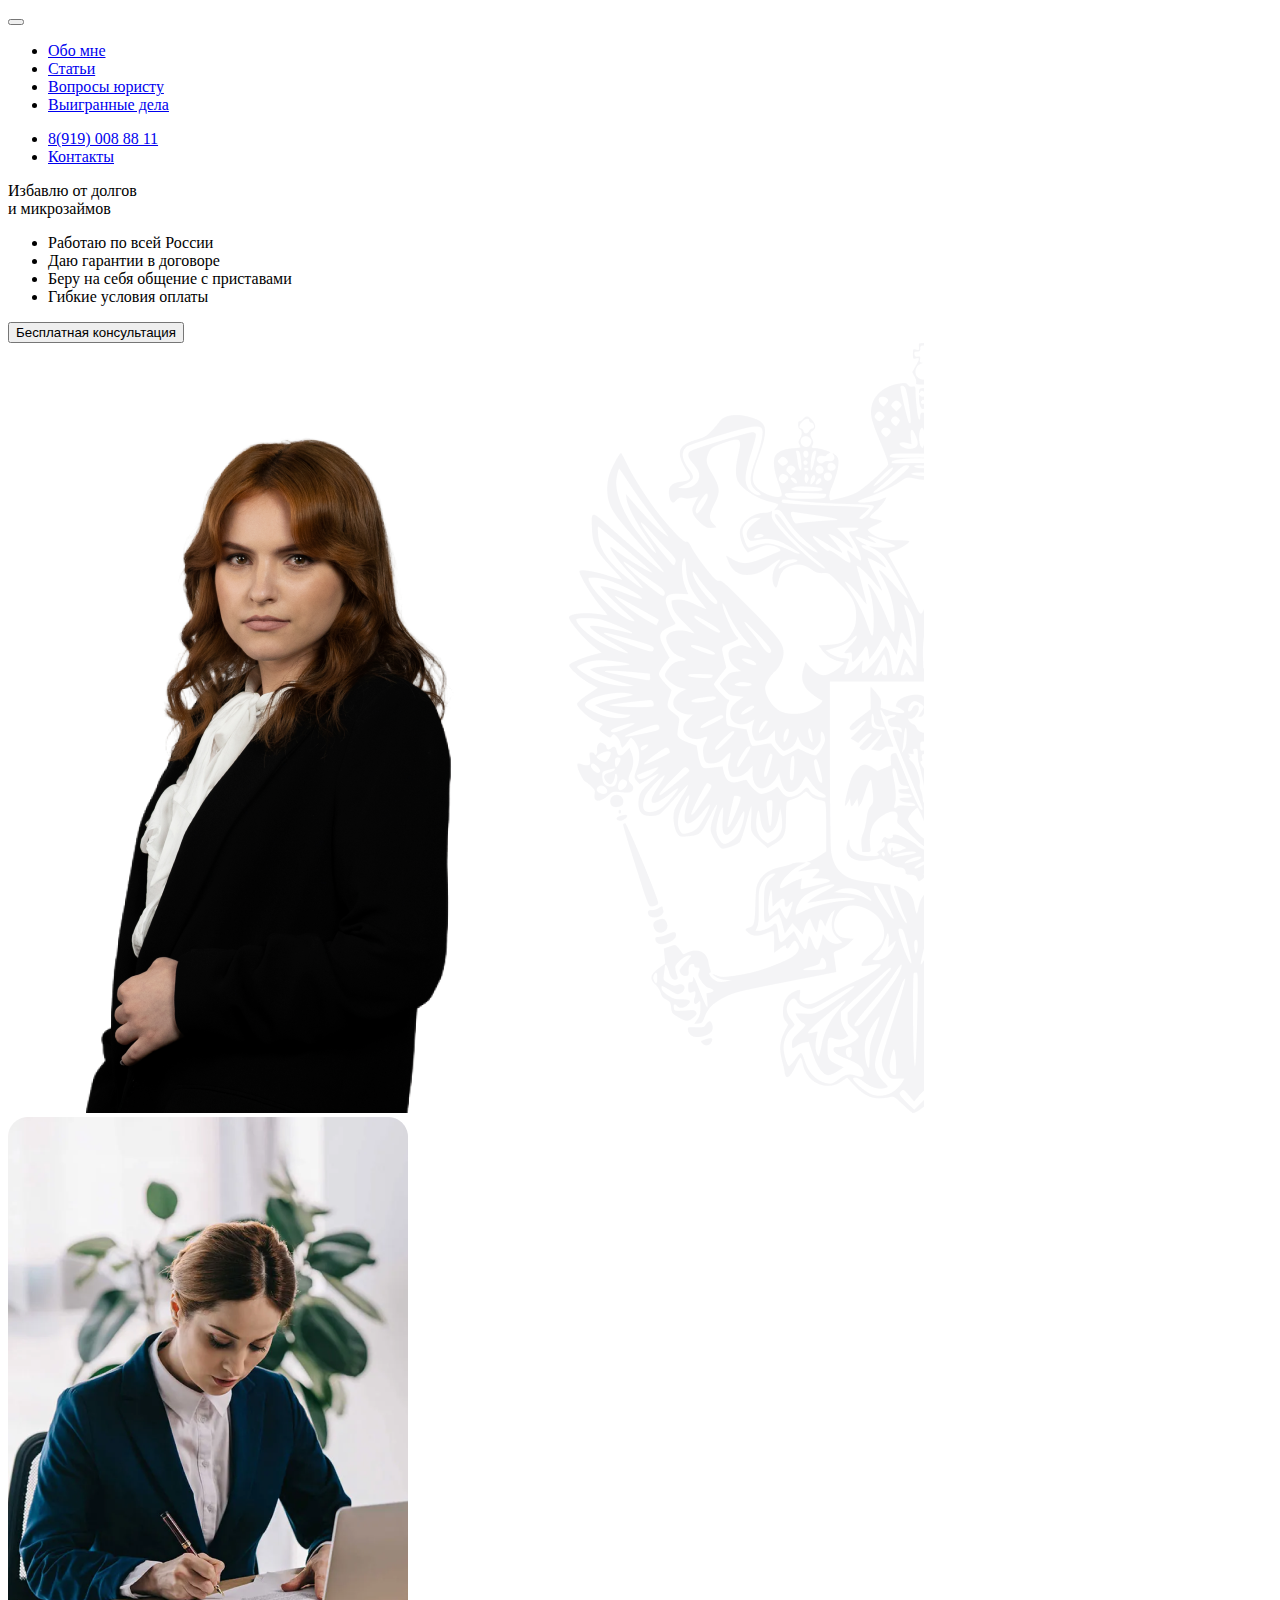
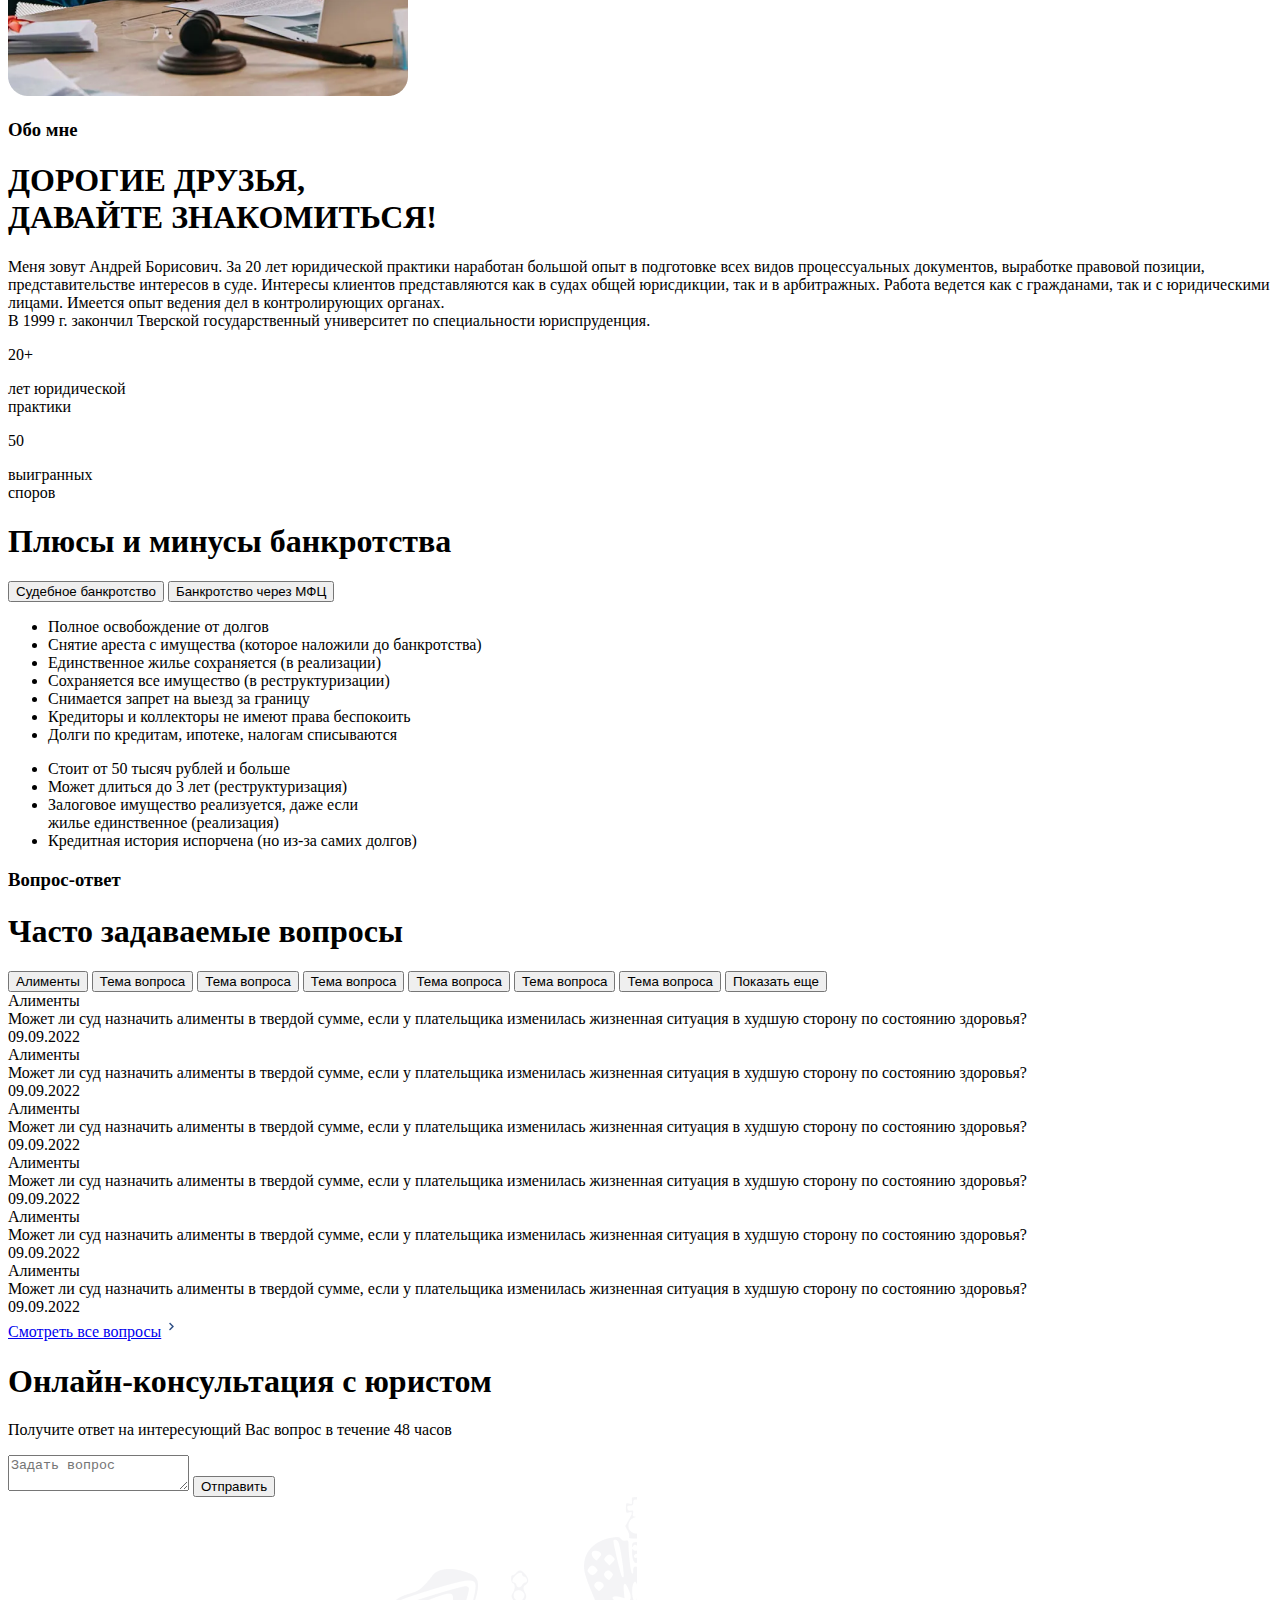
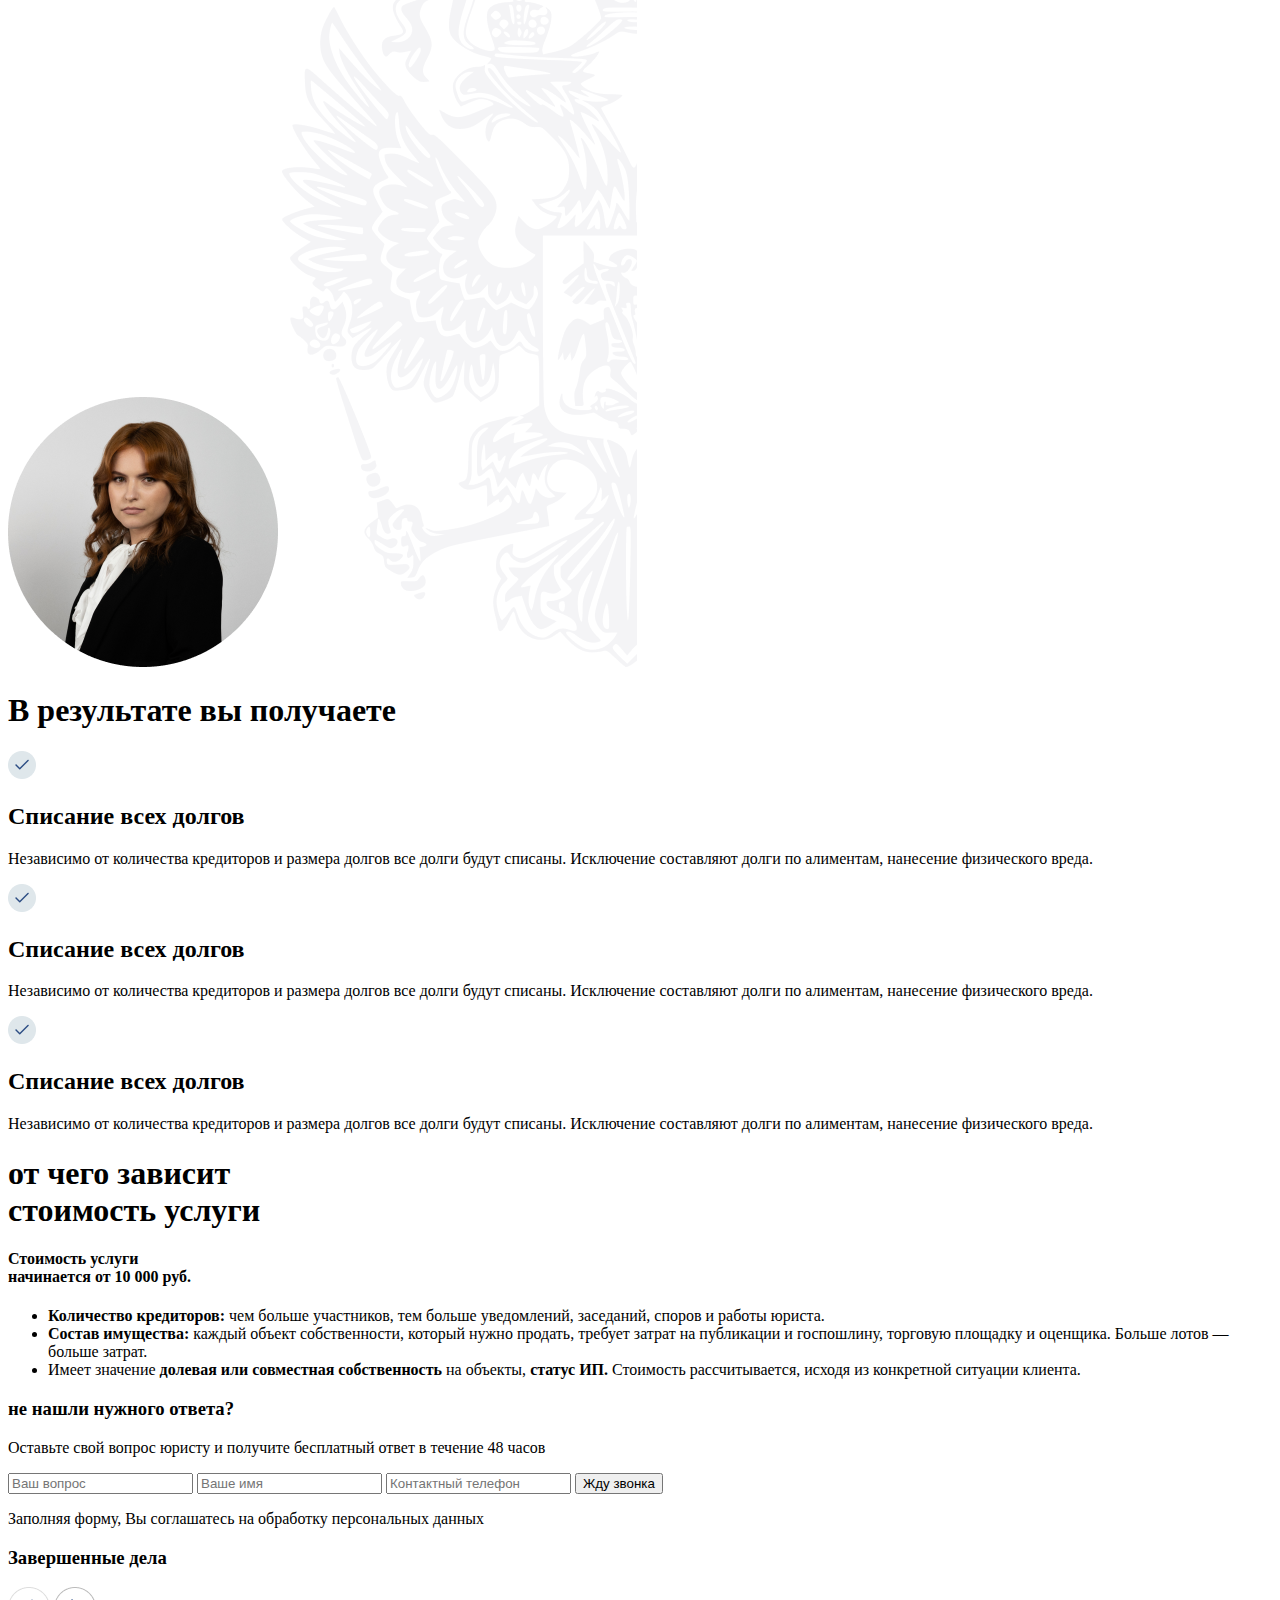
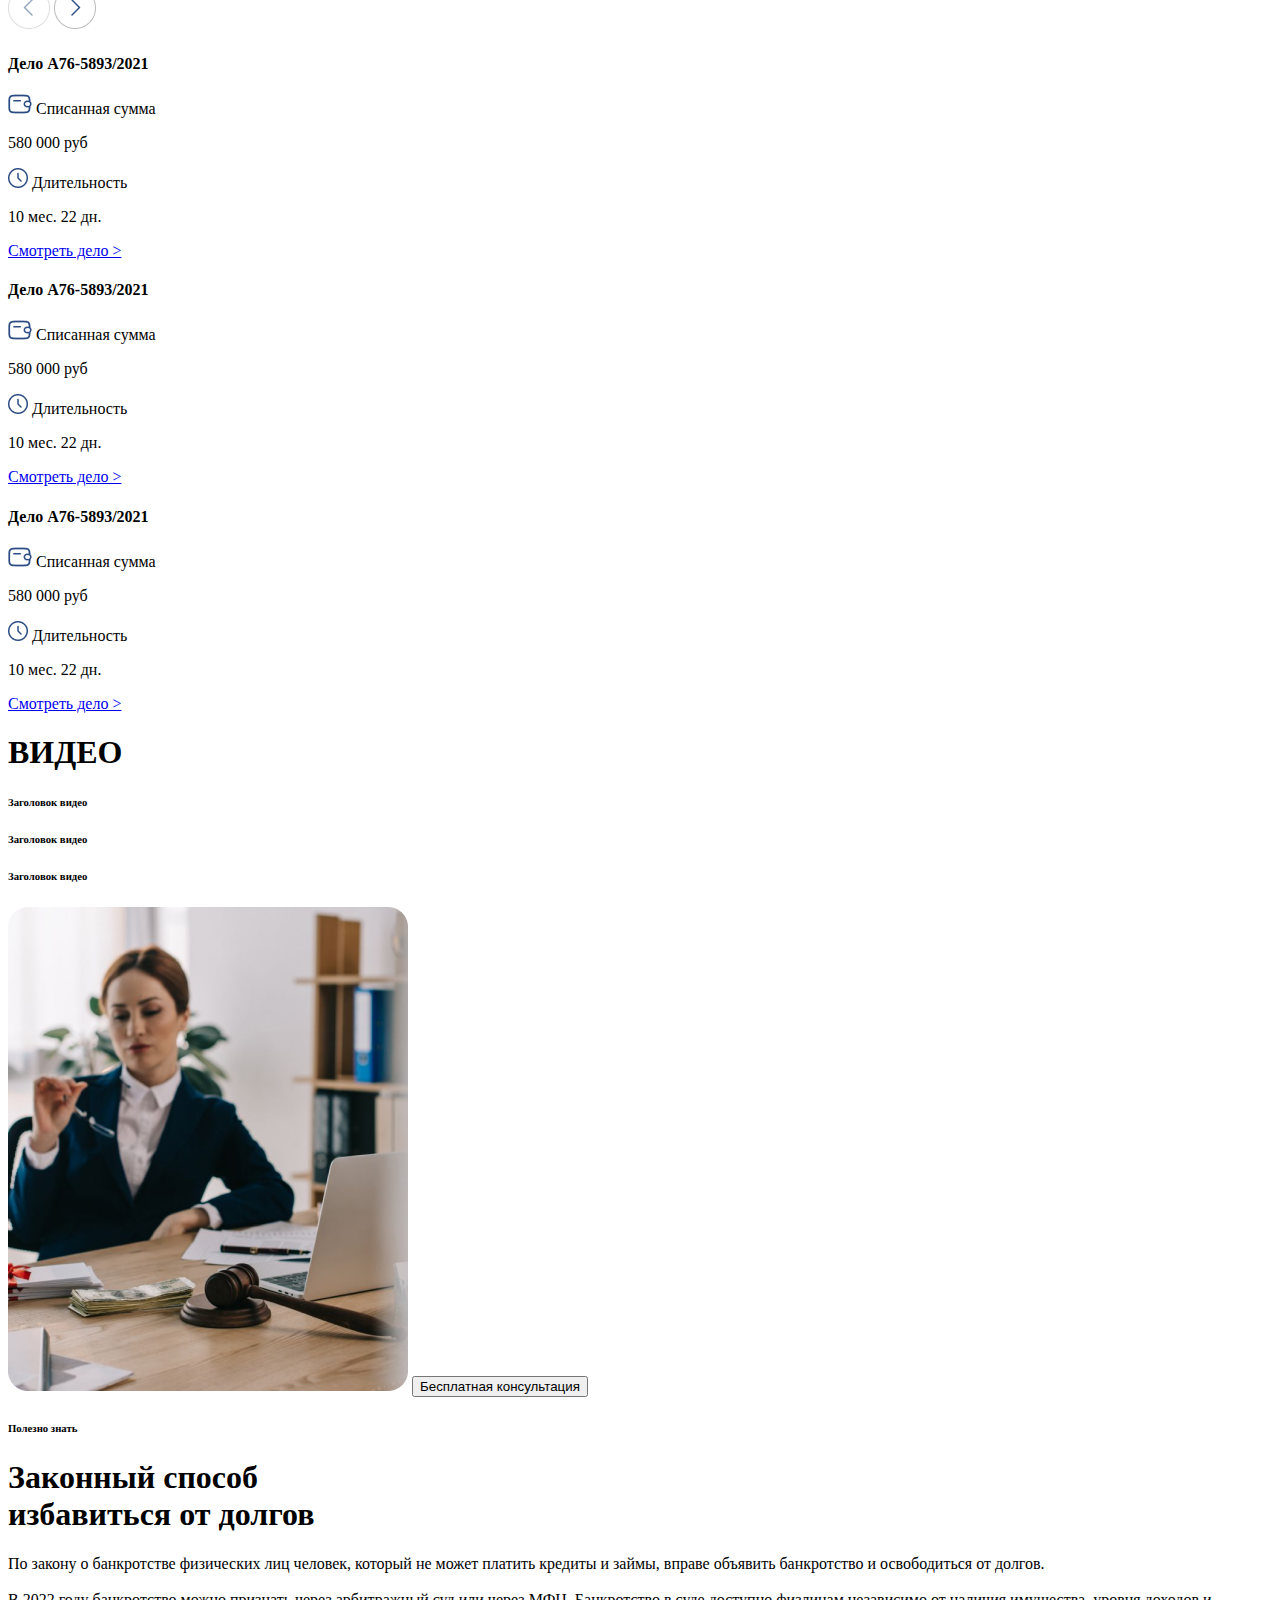
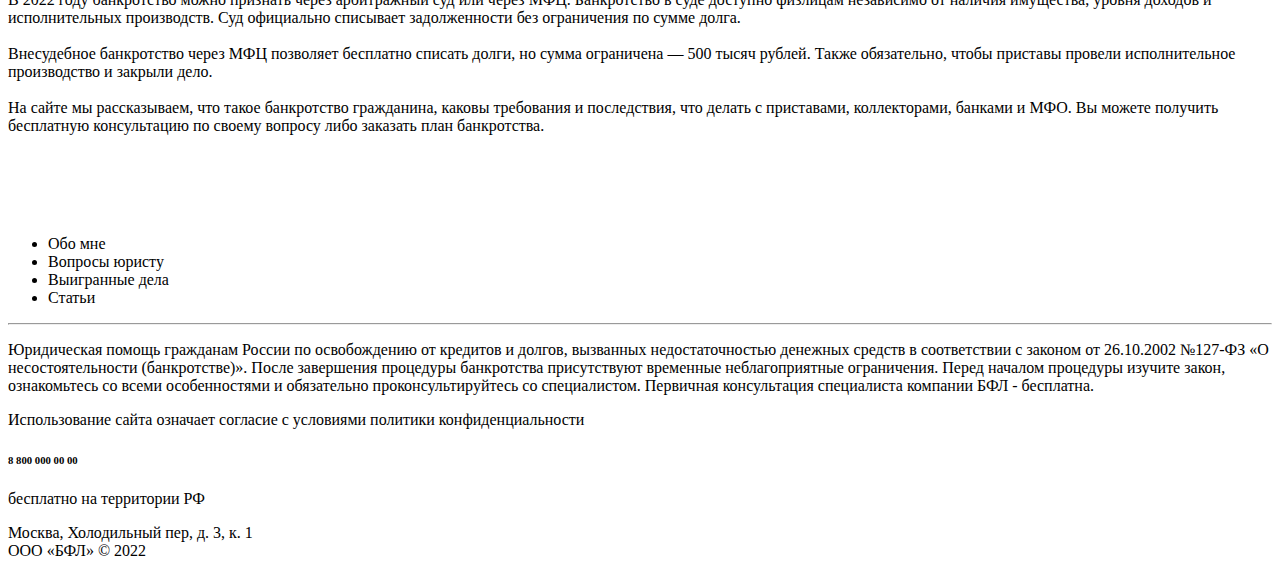
<file: src/index.html>
<!doctype html>
<html lang="en">
<head>
    <meta charset="utf-8">
    <meta name="viewport" content="width=device-width, initial-scale=1">
    <title>Bootstrap w/ Vite</title>
    <link rel="stylesheet" href="https://fonts.googleapis.com/css?family=Forum">
    <link rel="stylesheet" href="scss/styles.scss">
    <script type="module" src="./js/main.js"></script>
</head>
<body>

<div class="container">
    <div class="row header">
        <div class="col-md-2">
            <div class="logo"></div>
        </div>
        <div class="col-md-10">
            <nav class="navbar navbar-expand-lg">
                <div class="container-fluid">
                    <button class="navbar-toggler" type="button" data-bs-toggle="collapse" data-bs-target="#navbarSupportedContent" aria-controls="navbarSupportedContent" aria-expanded="false" aria-label="Toggle navigation">
                        <span class="navbar-toggler-icon"></span>
                    </button>
                    <div class="collapse navbar-collapse" id="navbarSupportedContent">
                        <ul class="navbar-nav me-auto mb-2 mb-lg-0">
                            <li class="nav-item">
                                <a class="nav-link" aria-current="page" href="#">Обо мне</a>
                            </li>
                            <li class="nav-item">
                                <a class="nav-link" href="#">Статьи</a>
                            </li>
                            <li class="nav-item">
                                <a class="nav-link" href="#">Вопросы юристу</a>
                            </li>
                            <li class="nav-item">
                              <a class="nav-link" href="#">Выигранные дела</a>
                            </li>
                        </ul>
                        <ul class="navbar-nav me-auto mb-2 mb-lg-0 right-list">
                            <li class="nav-item">
                                <a class="nav-link tel" href="tel:79190088811">8(919) 008 88 11</a>
                            </li>
                            <li class="nav-item">
                                <a class="nav-link" href="#">Контакты</a>
                            </li>
                        </ul>
                    </div>
                </div>
            </nav>
        </div>
    </div>
</div>
<div class="container">
    <div class="row article">
        <div class="col-md-6">
            <div class="speech1">Избавлю от долгов<br>и микрозаймов</div>
            <div class="article__left__list">
                <ul >
                    <li>Работаю по всей России</li>
                    <li>Даю гарантии в договоре</li>
                    <li>Беру на себя общение с приставами</li>
                    <li>Гибкие условия оплаты</li>
                </ul>
            </div>
            <div class="row">
                <div class=" col-md-4 col-xs-4">
                    <input type="button" class="btn button-consult" value="Бесплатная консультация">
                </div>
            </div>
        </div>
        <div class="col-md-6">
            <div class="right">
                <div class="article__right-image">
                    <img class="article__right-image__woman" src="./images/woman.png" alt="">
                    <img class="article__right-image__emblem" src="./images/emblem.png" alt="">
                </div>
            </div>
        </div>
    </div>
</div>
<div class="container-fluid article2">
    <div class="container">
        <div class="row ">
            <div class="col-md-4">
                <img class="article2__left-image" src="images/woman2.png" alt="" >
            </div>
            <div class="col-md-7 right">
                <h3>Обо мне</h3>
                <h1>ДОРОГИЕ ДРУЗЬЯ,<br>ДАВАЙТЕ ЗНАКОМИТЬСЯ!</h1>
                <P>Меня зовут Андрей Борисович. За 20 лет юридической практики наработан большой опыт в подготовке всех видов процессуальных документов, выработке правовой позиции, представительстве интересов в суде. Интересы клиентов представляются как в судах общей юрисдикции,
                    так и в арбитражных. Работа ведется как с гражданами, так
                    и с юридическими лицами. Имеется опыт ведения дел в контролирующих органах.
                    <br>В 1999 г. закончил Тверской государственный университет по специальности юриспруденция.
                </P>
                <div class="article2__description">
                    <div class="article2__left-description">20+
                        <p>лет юридической<br>практики</p>
                    </div>
                    <div class="article2__right-description">50
                        <p>выигранных<br>споров</p>
                    </div>
                </div>
            </div>
        </div>
    </div>
    <div class="container article2__footer">
        <div class="row">
            <div class="col">
                <h1>Плюсы и минусы банкротства</h1>
                <button id="btn1" type="button" class="btn btn-primary " onclick="btn1onclick">Судебное банкротство</button>
                <button id="btn2" type="button" class="btn btn-primary unchecked" onclick="btn2onclick()">Банкротство через МФЦ</button>
            </div>
        </div>
        <div class="row">
            <div class="col">
                <ul class="article2__footer__plus-list">
                    <li>Полное освобождение от долгов</li>
                    <li>Снятие ареста с имущества (которое наложили
                        до банкротства)</li>
                    <li>Единственное жилье сохраняется (в реализации)</li>
                    <li>Сохраняется все имущество (в реструктуризации)</li>
                    <li>Снимается запрет на выезд за границу</li>
                    <li>Кредиторы и коллекторы не имеют права беспокоить</li>
                    <li>Долги по кредитам, ипотеке, налогам списываются</li>
                </ul>
            </div>
            <div class="col">
                <ul class="article2__footer__minus-list">
                    <li>Стоит от 50 тысяч рублей и больше </li>
                    <li>Может длиться до 3 лет (реструктуризация)</li>
                    <li>Залоговое имущество реализуется, даже если<br></be> жилье единственное (реализация)</li>
                    <li>Кредитная история испорчена (но из-за самих долгов)</li>
                </ul>
            </div>
        </div>
    </div>
</div>
<div class="container-fluid faq">
    <div class="container">
        <div class="row">
            <div class="col">
                <h3>
                    Вопрос-ответ
                </h3>
                <h1>
                    Часто задаваемые вопросы
                </h1>
                <div class="faq__names">
                    <button type="button" class="btn btn-primary">Алименты</button>
                    <button type="button" class="btn btn-primary unchecked">Тема вопроса</button>
                    <button type="button" class="btn btn-primary unchecked">Тема вопроса</button>
                    <button type="button" class="btn btn-primary unchecked">Тема вопроса</button>
                    <button type="button" class="btn btn-primary unchecked">Тема вопроса</button>
                    <button type="button" class="btn btn-primary unchecked">Тема вопроса</button>
                    <button type="button" class="btn btn-primary unchecked">Тема вопроса</button>
                    <button type="button" class="btn btn-primary readmore">Показать еще</button>
                </div>
            </div>
        </div>
        <div class="row">
            <div class="col">
                <div class="faq__card">
                    <div class="faq__card__name">
                        Алименты
                    </div>
                    <div class="faq__card__description">
                        Может ли суд назначить алименты в твердой сумме,
                        если у плательщика изменилась жизненная ситуация
                        в худшую сторону по состоянию здоровья?
                        <div class="faq__card__readmore">
                        </div>
                    </div>
                    <div class="faq__card__date">
                        09.09.2022
                    </div>
                </div>
            </div>
            <div class="col">
                <div class="faq__card">
                    <div class="faq__card__name">
                        Алименты
                    </div>
                    <div class="faq__card__description">
                        Может ли суд назначить алименты в твердой сумме,
                        если у плательщика изменилась жизненная ситуация
                        в худшую сторону по состоянию здоровья?
                        <div class="faq__card__readmore">
                        </div>
                    </div>
                    <div class="faq__card__date">
                        09.09.2022
                    </div>
                </div>
            </div>

        </div>
        <div class="row">
            <div class="col">
                <div class="faq__card">
                    <div class="faq__card__name">
                        Алименты
                    </div>
                    <div class="faq__card__description">
                        Может ли суд назначить алименты в твердой сумме,
                        если у плательщика изменилась жизненная ситуация
                        в худшую сторону по состоянию здоровья?
                        <div class="faq__card__readmore">
                        </div>
                    </div>
                    <div class="faq__card__date">
                        09.09.2022
                    </div>
                </div>
            </div>
            <div class="col">
                <div class="faq__card">
                    <div class="faq__card__name">
                        Алименты
                    </div>
                    <div class="faq__card__description">
                        Может ли суд назначить алименты в твердой сумме,
                        если у плательщика изменилась жизненная ситуация
                        в худшую сторону по состоянию здоровья?
                        <div class="faq__card__readmore">
                        </div>
                    </div>
                    <div class="faq__card__date">
                        09.09.2022
                    </div>
                </div>
            </div>
        </div>
        <div class="row">
            <div class="col">
                <div class="faq__card">
                    <div class="faq__card__name">
                        Алименты
                    </div>
                    <div class="faq__card__description">
                        Может ли суд назначить алименты в твердой сумме,
                        если у плательщика изменилась жизненная ситуация
                        в худшую сторону по состоянию здоровья?
                        <div class="faq__card__readmore">
                        </div>
                    </div>
                    <div class="faq__card__date">
                        09.09.2022
                    </div>
                </div>
            </div>
            <div class="col">
                <div class="faq__card">
                    <div class="faq__card__name">
                        Алименты
                    </div>
                    <div class="faq__card__description">
                        Может ли суд назначить алименты в твердой сумме,
                        если у плательщика изменилась жизненная ситуация
                        в худшую сторону по состоянию здоровья?
                        <div class="faq__card__readmore">
                        </div>
                    </div>
                    <div class="faq__card__date">
                        09.09.2022
                    </div>
                </div>
            </div>
        </div>
        <div class="row">
            <div class="col">
                <div class="faq__readall">
                    <a href="#">Смотреть все вопросы<img src="./images/readall__arrow.png" alt="смотреть все" class="faq__readall__image"></a>
                </div>
            </div>
        </div>
        <div class="row faq__question">
            <div class="col-8">
                <h1>Онлайн-консультация с юристом</h1>
                <p>Получите ответ на интересующий Вас вопрос в течение 48 часов</p>
                <form action="#">
                    <div>
                        <textarea class="faq__question__textarea" name="question"  placeholder="Задать вопрос"></textarea>
                        <button type="submit" class="btn btn-primary faq__question__sendbutton">Отправить
                        </button>
                    </div>
                </form>
            </div>
            <div class="col-4 faq__question__image">
                <img src="./images/woman_ellipse.png" alt="" class="faq__question__womanimg" >
                <img src="./images/emblem.png" alt="" class="faq__image--emblema">
            </div>
        </div>
    </div>
</div>
<div class="container-fluid">
    <div class="container results">
        <div class="row">
            <div class="col results__header">
                <h1 class="results__h1">В результате вы получаете</h1>
            </div>
        </div>
        <div class="row">
            <div class="col-4 results__item">
                <img src="./images/check_icon.png" alt="">
                <h2>Списание всех долгов</h2>
                <p>Независимо от количества кредиторов и размера долгов все долги будут списаны.
                    Исключение составляют долги по алиментам, нанесение физического вреда.</p>
            </div>
            <div class="col-4 results__item">
                <img src="./images/check_icon.png" alt="">
                <h2>Списание всех долгов</h2>
                <p>Независимо от количества кредиторов и размера долгов все долги будут списаны.
                    Исключение составляют долги по алиментам, нанесение физического вреда.</p>
            </div>
            <div class="col-4 results__item">
                <img src="./images/check_icon.png" alt="">
                <h2>Списание всех долгов</h2>
                <p>Независимо от количества кредиторов и размера долгов все долги будут списаны.
                    Исключение составляют долги по алиментам, нанесение физического вреда.</p>
            </div>
        </div>
        <div class="row results__price">
            <div class="col-6">
                <h1>
                    от чего зависит<br>стоимость услуги
                </h1>
                <h4>
                    Стоимость услуги<br> начинается от 10 000 руб.
                </h4>
            </div>
            <div class="col-6">
                <ul>
                    <li>
                        <b>Количество кредиторов:</b> чем больше участников, тем больше уведомлений, заседаний, споров и работы юриста.
                    </li>
                    <li>
                        <b>Состав имущества:</b> каждый объект собственности, который нужно продать, требует затрат на публикации
                        и госпошлину, торговую площадку и оценщика. Больше лотов — больше затрат.
                    </li>
                    <li>
                        Имеет значение <b>долевая или совместная собственность</b>
                        на объекты, <b>статус ИП.</b> Стоимость рассчитывается, исходя из конкретной ситуации клиента.
                    </li>
                </ul>
            </div>
        </div>
    </div>
    <div class="container wait-call">
        <div class="row">
            <div class="col">
                <h3>
                    не нашли нужного ответа?
                </h3>
                <p>Оставьте свой вопрос юристу и получите бесплатный ответ в течение 48 часов</p>
                <form action="#">
                    <input type="text" placeholder="Ваш вопрос">
                    <input type="text" placeholder="Ваше имя">
                    <input type="text" placeholder="Контактный телефон">
                    <input type="submit" value="Жду звонка">
                </form>
                <p>Заполняя форму, Вы соглашатесь на обработку персональных данных</p>
            </div>
        </div>
    </div>
    <div class="container readyworks">
        <div class="row">
            <div class="col-4">
                <div class="readyworks__header">
                    <div class="readyworks__header__left">
                        <h3>
                            Завершенные дела
                        </h3>
                    </div>
                </div>
            </div>
            <div class="col-8">
                <div class="readyworks__header__right">
                    <a href="#"><img src="./images/arrowleft_icon.png" alt=""></a>
                    <a href="#"><img src="./images/arrowright_icon.png" alt=""></a>
                </div>
            </div>
        </div>
        <div class="row rw">
            <div class="col-4 readyworks__block">
                <h4>Дело А76-5893/2021</h4>
                <div class="readyworks__block__summa">
                    <img src="./images/wallet_icon.png" alt="">
                    <span>Списанная сумма</span>
                    <p>580 000 руб</p>
                </div>
                <div class="readyworks__block__duration">
                    <img src="./images/clock_icon.png" alt="">
                    <span style="">Длительность</span>
                    <p>10 мес. 22 дн.</p>
                </div>
                <a href="#">Смотреть дело ></a>
            </div>
            <div class="col-4 readyworks__block">
                <h4>Дело А76-5893/2021</h4>
                <div class="readyworks__block__summa">
                    <img src="./images/wallet_icon.png" alt="">
                    <span>Списанная сумма</span>
                    <p>580 000 руб</p>
                </div>
                <div class="readyworks__block__duration">
                    <img src="./images/clock_icon.png" alt="">
                    <span style="">Длительность</span>
                    <p>10 мес. 22 дн.</p>
                </div>
                <a href="#">Смотреть дело ></a>
            </div>
            <div class="col-4 readyworks__block">
                <h4>Дело А76-5893/2021</h4>
                <div class="readyworks__block__summa">
                    <img src="./images/wallet_icon.png" alt="">
                    <span>Списанная сумма</span>
                    <p>580 000 руб</p>
                </div>
                <div class="readyworks__block__duration">
                    <img src="./images/clock_icon.png" alt="">
                    <span style="">Длительность</span>
                    <p>10 мес. 22 дн.</p>
                </div>
                <a href="#">Смотреть дело ></a>
            </div>
        </div>
    </div>
</div>
<div class="container-fluid video">
    <div class="container ">
        <div class="row">
            <div class="col">
                <h1>ВИДЕО</h1>
            </div>
        </div>
        <div class="row">
            <div class="col-4">
                <div class="video__item">
                </div>
                <h6>Заголовок видео</h6>
            </div>
            <div class="col-4">
                <div class="video__item">
                </div>
                <h6>Заголовок видео</h6>
            </div>
            <div class="col-4">
                <div class="video__item">
                </div>
                <h6>Заголовок видео</h6>
            </div>
        </div>
    </div>
    <div class="container video__endarticle">
        <div class="row">
            <div class="col-4">
                <img src="./images/woman_endarticle.png" alt="">
                <input type="button" class="btn btn-primary" value="Бесплатная консультация">
            </div>
            <div class="col-8 video__endarticle__rightcolumn">
                <h6>Полезно знать</h6>
                <h1>Законный способ<br>избавиться от долгов</h1>
                <p>По закону о банкротстве физических лиц человек, который не может платить кредиты и займы, вправе объявить банкротство и освободиться от долгов.<br><br>
                    В 2022 году банкротство можно признать через арбитражный суд или через МФЦ. Банкротство в суде доступно физлицам независимо от наличия имущества, уровня доходов и исполнительных производств. Суд официально списывает задолженности без ограничения по сумме долга.<br><br>
                    Внесудебное банкротство через МФЦ позволяет бесплатно списать долги,
                    но сумма ограничена — 500 тысяч рублей. Также обязательно, чтобы приставы провели исполнительное производство и закрыли дело.<br><br>
                    На сайте мы рассказываем, что такое банкротство гражданина, каковы требования и последствия, что делать с приставами, коллекторами, банками
                    и МФО. Вы можете получить бесплатную консультацию по своему вопросу
                    либо заказать план банкротства.</p>
            </div>
        </div>
    </div>
</div>
<div class="container-fluid footer">
    <div class="container ">
        <div class="row">
            <div class="col-8">
                <img src="./images/logo_footer.png" alt="" class="footer__logo">
                <ul class="footer__menu">
                    <li>Обо мне</li>
                    <li>Вопросы юристу</li>
                    <li>Выигранные дела</li>
                    <li>Статьи</li>
                </ul>
                <hr>
                <p>Юридическая помощь гражданам России по освобождению от кредитов и долгов,
                    вызванных недостаточностью денежных средств в соответствии с законом от 26.10.2002 №127-ФЗ «О несостоятельности (банкротстве)». После завершения процедуры банкротства присутствуют временные неблагоприятные ограничения. Перед началом процедуры изучите закон, ознакомьтесь со всеми особенностями и обязательно проконсультируйтесь со специалистом. Первичная консультация специалиста компании БФЛ - бесплатна.</p>
                <p>Использование сайта означает согласие с
                    условиями политики конфиденциальности</p>
            </div>
            <div class="col-4 footer__contacts">
                <h6>8 800 000 00 00</h6>
                <p>
                    бесплатно на территории РФ
                </p>
                <p>Москва, Холодильный пер, д. 3, к. 1<br>
                    ООО «БФЛ» © 2022</p>
            </div>
        </div>
    </div>
</div>
</body>
<script>
    function btn1onclick() {
        document.getElementById('btn2').classList.add('unchecked');
        document.getElementById('btn1').classList.remove('unchecked');
    }
    function btn2onclick() {
        document.getElementById('btn1').classList.add('unchecked');
        document.getElementById('btn2').classList.remove('unchecked');
    }
</script>
</html>
</file>
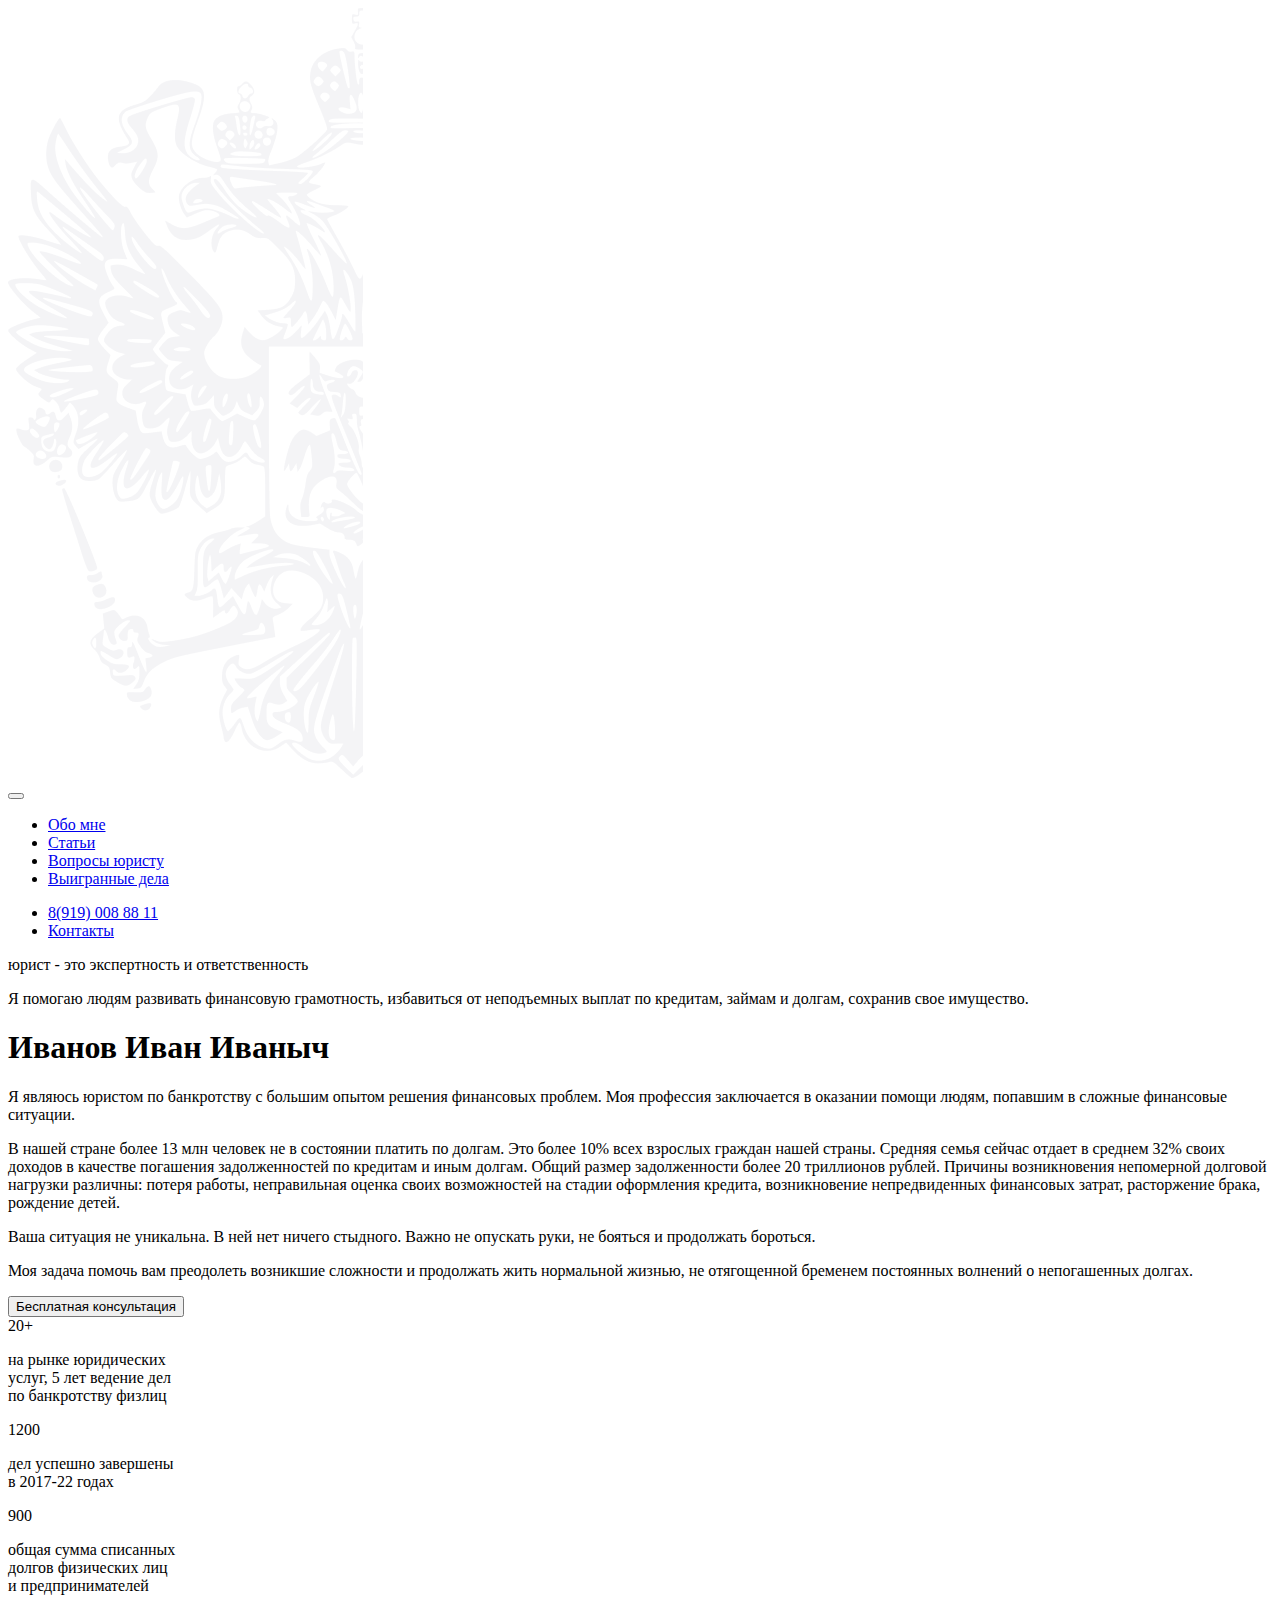
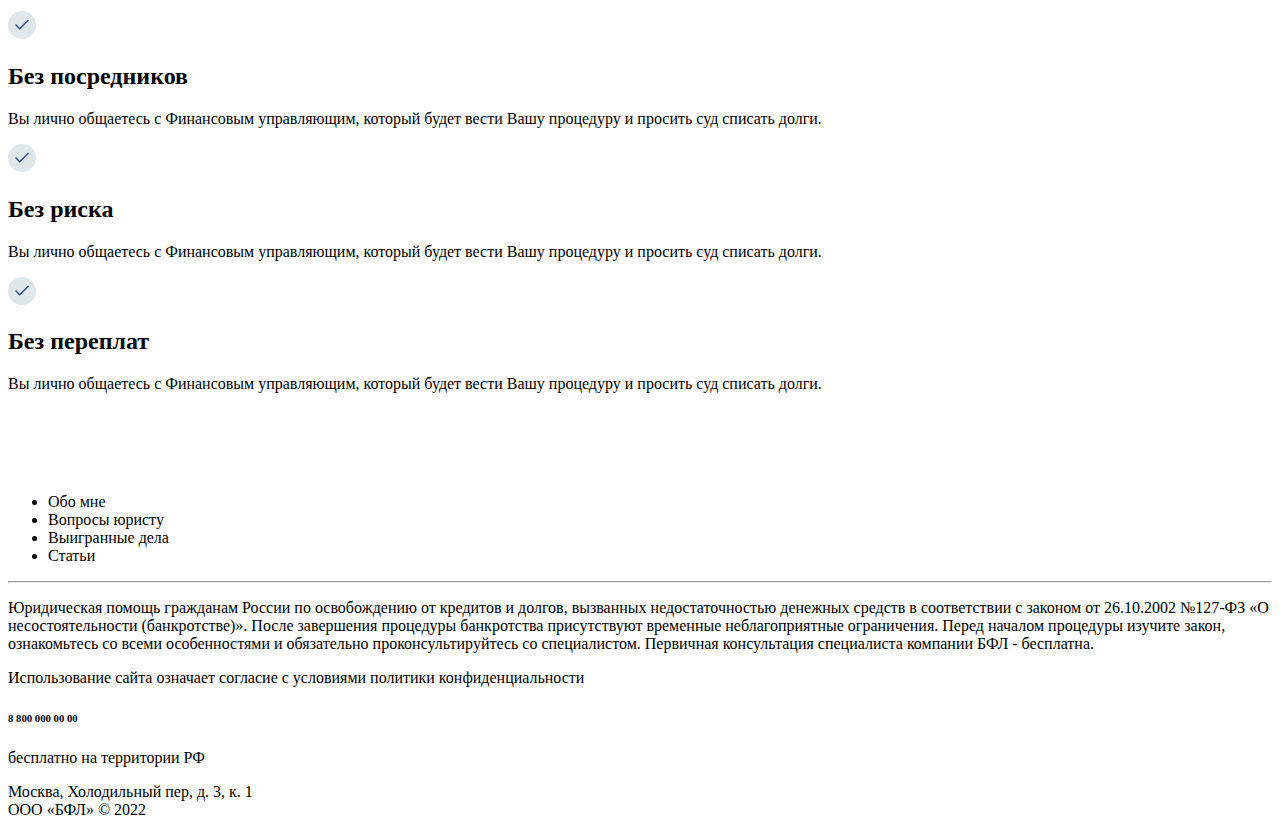
<file: src/about.html>
<!doctype html>
<html lang="en">
<head>
    <meta charset="utf-8">
    <meta name="viewport" content="width=device-width, initial-scale=1">
    <title>Bootstrap w/ Vite</title>
    <link rel="stylesheet" href="https://fonts.googleapis.com/css?family=Forum">
    <link rel="stylesheet" href="scss/styles.scss">
    <script type="module" src="./js/main.js"></script>
</head>
<body>
<img class="fon__emblema" src="./images/emblem.png" alt="эмблема">

<div class="container">
    <div class="row header">
        <div class="col-md-2">
            <div class="logo"></div>
        </div>
        <div class="col-md-10">
            <nav class="navbar navbar-expand-lg">
                <div class="container-fluid">
                    <button class="navbar-toggler" type="button" data-bs-toggle="collapse" data-bs-target="#navbarSupportedContent" aria-controls="navbarSupportedContent" aria-expanded="false" aria-label="Toggle navigation">
                        <span class="navbar-toggler-icon"></span>
                    </button>
                    <div class="collapse navbar-collapse" id="navbarSupportedContent">
                        <ul class="navbar-nav me-auto mb-2 mb-lg-0">
                            <li class="nav-item">
                                <a class="nav-link" aria-current="page" href="#">Обо мне</a>
                            </li>
                            <li class="nav-item">
                                <a class="nav-link" href="#">Статьи</a>
                            </li>
                            <li class="nav-item">
                                <a class="nav-link" href="#">Вопросы юристу</a>
                            </li>
                            <li class="nav-item">
                              <a class="nav-link" href="#">Выигранные дела</a>
                            </li>
                        </ul>
                        <ul class="navbar-nav me-auto mb-2 mb-lg-0 right-list">
                            <li class="nav-item">
                                <a class="nav-link tel" href="tel:79190088811">8(919) 008 88 11</a>
                            </li>
                            <li class="nav-item">
                                <a class="nav-link" href="#">Контакты</a>
                            </li>
                        </ul>
                    </div>
                </div>
            </nav>
        </div>
    </div>
</div>

<div class="container-fluid about">
    <div class="container">
        <div class="row ">
            <div class="col about__background">
                <div class="about__header">
                    <p class="about__header_p1">
                        юрист - это экспертность и ответственность
                    </p>
                    <p class="about__header_p2">
                        Я помогаю людям развивать финансовую грамотность, избавиться от неподъемных выплат по кредитам, займам и долгам, сохранив свое имущество.
                    </p>
                </div>
            </div>
        </div>
    </div>
    <div class="container about-text">
        <div class="row">
            <div class="col">
                <div class="about-text__left-items">
                    <h1>Иванов Иван Иваныч</h1>
                    <p>Я являюсь юристом по банкротству с большим опытом решения финансовых проблем. Моя профессия заключается в оказании помощи людям, попавшим
                        в сложные финансовые ситуации.
                    </p>
                    <p>
                        В нашей стране более 13 млн человек не в состоянии платить по долгам. Это более 10% всех взрослых граждан нашей страны. Средняя семья сейчас отдает
                        в среднем 32% своих доходов в качестве погашения задолженностей по кредитам и иным долгам. Общий размер задолженности более 20 триллионов рублей. Причины возникновения непомерной долговой нагрузки различны: потеря работы, неправильная оценка своих возможностей на стадии оформления кредита, возникновение непредвиденных финансовых затрат, расторжение брака, рождение детей.
                    </p>
                    <p>
                        Ваша ситуация не уникальна. В ней нет ничего стыдного. Важно не опускать руки, не бояться и продолжать бороться.
                    </p>
                    <p>
                        Моя задача помочь вам преодолеть возникшие сложности и продолжать жить нормальной жизнью, не отягощенной бременем постоянных волнений
                        о непогашенных долгах.
                    </p>
                    <input type="button" class="btn btn-primary" value="Бесплатная консультация">
                </div>
                <div class="about-text__right-items">
                    <div>20+
                        <p>на рынке юридических<br> услуг, 5 лет ведение дел<br> по банкротству физлиц</p>
                    </div>
                    <div>1200
                        <p>дел успешно завершены<br>в 2017-22 годах</p>
                    </div>
                    <div>900
                        <p>общая сумма списанных<br> долгов физических лиц<br>
                            и предпринимателей</p>
                    </div>
                </div>
            </div>
        </div>
    </div>
</div>

<div class="container-fluid about-results">
    <div class="container results">
        <div class="row">
            <div class="col-4 results__item">
                <img src="./images/check_icon.png" alt="">
                <h2>Без посредников</h2>
                <p>Вы лично общаетесь с Финансовым управляющим,
                    который будет вести Вашу процедуру и просить суд списать долги.</p>
            </div>
            <div class="col-4 results__item">
                <img src="./images/check_icon.png" alt="">
                <h2>Без риска</h2>
                <p>Вы лично общаетесь с Финансовым управляющим,
                    который будет вести Вашу процедуру и просить суд списать долги.</p>
            </div>
            <div class="col-4 results__item">
                <img src="./images/check_icon.png" alt="">
                <h2>Без переплат</h2>
                <p>Вы лично общаетесь с Финансовым управляющим,
                    который будет вести Вашу процедуру и просить суд списать долги.</p>
            </div>
        </div>
    </div>
</div>

<div class="container-fluid footer">
    <div class="container ">
        <div class="row">
            <div class="col-8">
                <img src="./images/logo_footer.png" alt="" class="footer__logo">
                <ul class="footer__menu">
                    <li>Обо мне</li>
                    <li>Вопросы юристу</li>
                    <li>Выигранные дела</li>
                    <li>Статьи</li>
                </ul>
                <hr>
                <p>Юридическая помощь гражданам России по освобождению от кредитов и долгов,
                    вызванных недостаточностью денежных средств в соответствии с законом от 26.10.2002 №127-ФЗ «О несостоятельности (банкротстве)». После завершения процедуры банкротства присутствуют временные неблагоприятные ограничения. Перед началом процедуры изучите закон, ознакомьтесь со всеми особенностями и обязательно проконсультируйтесь со специалистом. Первичная консультация специалиста компании БФЛ - бесплатна.</p>
                <p>Использование сайта означает согласие с
                    условиями политики конфиденциальности</p>
            </div>
            <div class="col-4 footer__contacts">
                <h6>8 800 000 00 00</h6>
                <p>
                    бесплатно на территории РФ
                </p>
                <p>Москва, Холодильный пер, д. 3, к. 1<br>
                    ООО «БФЛ» © 2022</p>
            </div>
        </div>
    </div>
</div>
</body>
<script>
    function btn1onclick() {
        document.getElementById('btn2').classList.add('unchecked');
        document.getElementById('btn1').classList.remove('unchecked');
    }
    function btn2onclick() {
        document.getElementById('btn1').classList.add('unchecked');
        document.getElementById('btn2').classList.remove('unchecked');
    }
</script>
</html>
</file>
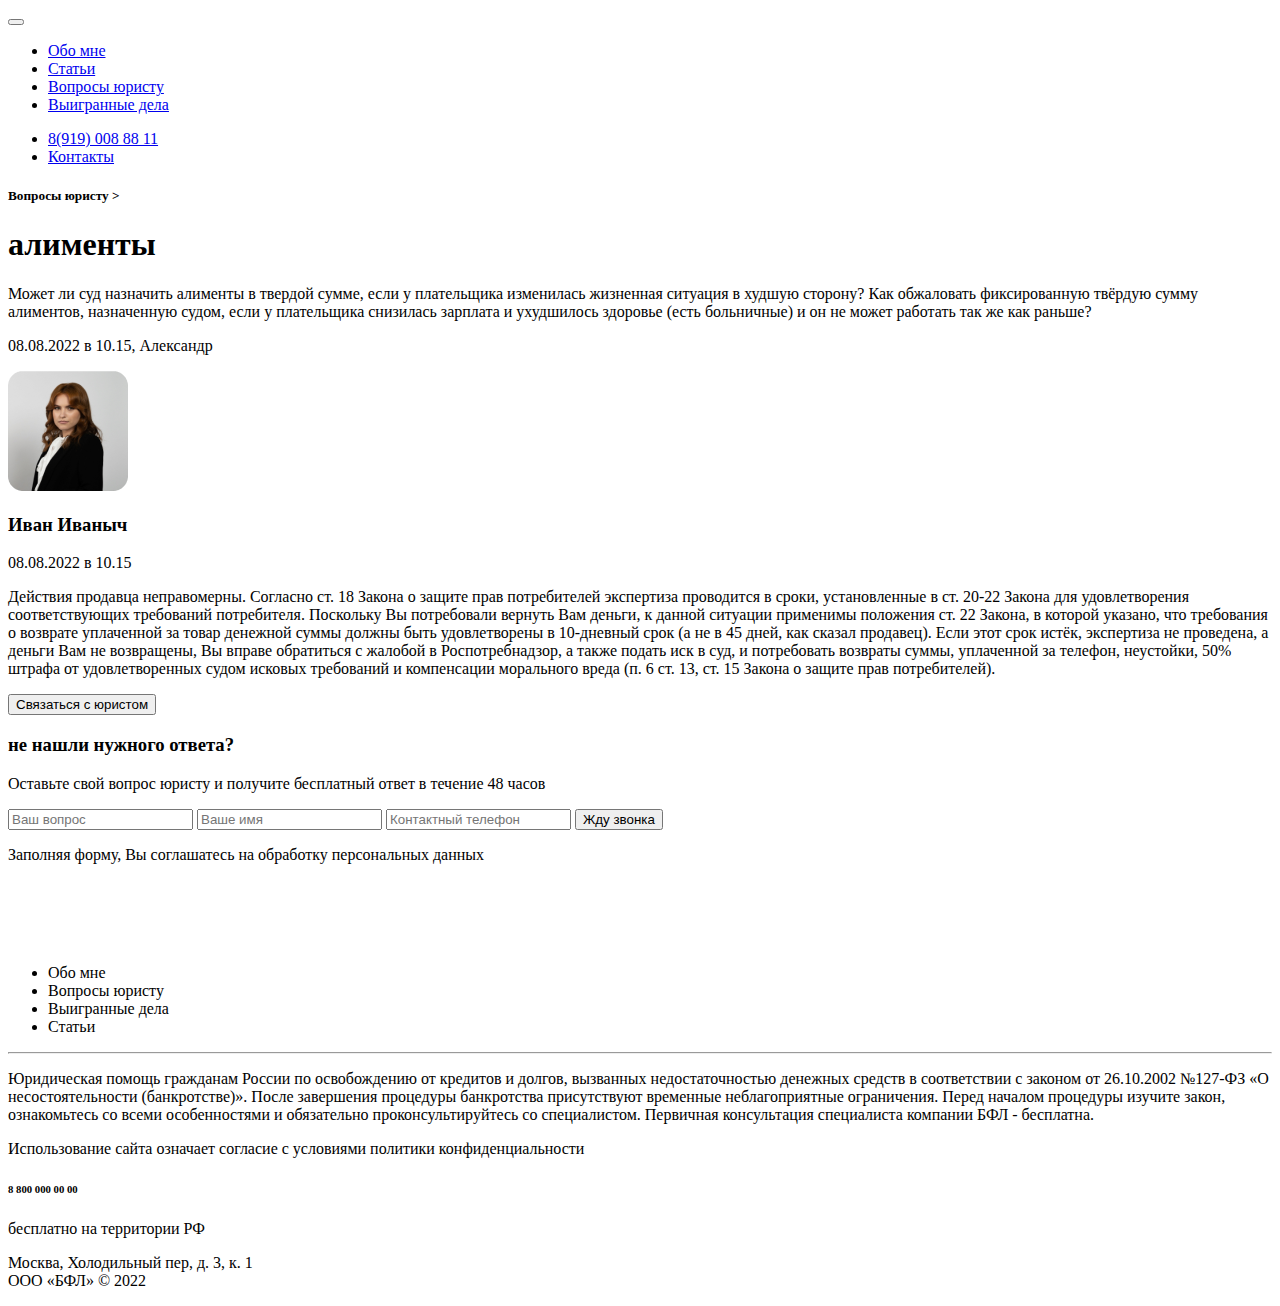
<file: src/answers.html>
<!doctype html>
<html lang="en">
<head>
    <meta charset="utf-8">
    <meta name="viewport" content="width=device-width, initial-scale=1">
    <title>Bootstrap w/ Vite</title>
    <link rel="stylesheet" href="https://fonts.googleapis.com/css?family=Forum">
    <link rel="stylesheet" href="scss/styles.scss">
    <script type="module" src="./js/main.js"></script>
</head>
<body>

<div class="container">
    <div class="row header">
        <div class="col-md-2">
            <div class="logo"></div>
        </div>
        <div class="col-md-10">
            <nav class="navbar navbar-expand-lg">
                <div class="container-fluid">
                    <button class="navbar-toggler" type="button" data-bs-toggle="collapse" data-bs-target="#navbarSupportedContent" aria-controls="navbarSupportedContent" aria-expanded="false" aria-label="Toggle navigation">
                        <span class="navbar-toggler-icon"></span>
                    </button>
                    <div class="collapse navbar-collapse" id="navbarSupportedContent">
                        <ul class="navbar-nav me-auto mb-2 mb-lg-0">
                            <li class="nav-item">
                                <a class="nav-link" aria-current="page" href="#">Обо мне</a>
                            </li>
                            <li class="nav-item">
                                <a class="nav-link" href="#">Статьи</a>
                            </li>
                            <li class="nav-item">
                                <a class="nav-link" href="#">Вопросы юристу</a>
                            </li>
                            <li class="nav-item">
                              <a class="nav-link" href="#">Выигранные дела</a>
                            </li>
                        </ul>
                        <ul class="navbar-nav me-auto mb-2 mb-lg-0 right-list">
                            <li class="nav-item">
                                <a class="nav-link tel" href="tel:79190088811">8(919) 008 88 11</a>
                            </li>
                            <li class="nav-item">
                                <a class="nav-link" href="#">Контакты</a>
                            </li>
                        </ul>
                    </div>
                </div>
            </nav>
        </div>
    </div>
</div>

<div class="container-fluid question">
    <div class="container">
        <div class="row">
            <div class="col">
                <h5>
                    Вопросы юристу<b> > </b>
                </h5>
                <h1>алименты</h1>
                <p>Может ли суд назначить алименты в твердой сумме, если у плательщика изменилась жизненная ситуация в худшую сторону? Как обжаловать фиксированную твёрдую сумму алиментов, назначенную судом, если у плательщика снизилась зарплата и ухудшилось здоровье (есть больничные) и он не может работать так же как раньше?</p>
                <p class="question__time">08.08.2022 в 10.15, Александр</p>
            </div>
        </div>
    </div>
</div>
<div class="container-fluid answer">
    <div class="container">
        <div class="row">
            <div class="col-2">
                <img class="answer__avatar" src="./images/answer_avatar.png" alt="аватар">
                <h3>Иван Иваныч</h3>
                <p class="answer__time">08.08.2022 в 10.15</p>
            </div>
            <div class="col-10">
                <p>Действия продавца неправомерны. Согласно ст. 18 Закона о защите прав потребителей экспертиза проводится в сроки, установленные в ст. 20-22 Закона для удовлетворения соответствующих требований потребителя. Поскольку Вы потребовали вернуть Вам деньги, к данной ситуации применимы положения ст. 22 Закона, в которой указано, что требования о возврате уплаченной
                    за товар денежной суммы должны быть удовлетворены в 10-дневный срок (а не в 45 дней, как сказал продавец). Если этот срок истёк, экспертиза не проведена, а деньги Вам не возвращены, Вы вправе обратиться с жалобой в Роспотребнадзор, а также подать иск в суд, и потребовать возвраты суммы, уплаченной за телефон, неустойки, 50% штрафа от удовлетворенных судом исковых требований
                    и компенсации морального вреда (п. 6 ст. 13, ст. 15 Закона о защите прав потребителей).
                </p>
                <input type="button" class="btn btn-primary" value="Cвязаться с юристом">
            </div>
        </div>
    </div>
</div>

<div class="container-fluid">
    <div class="container wait-call">
        <div class="row">
            <div class="col">
                <h3>
                    не нашли нужного ответа?
                </h3>
                <p>Оставьте свой вопрос юристу и получите бесплатный ответ в течение 48 часов</p>
                <form action="#">
                    <input type="text" placeholder="Ваш вопрос">
                    <input type="text" placeholder="Ваше имя">
                    <input type="text" placeholder="Контактный телефон">
                    <input type="submit" value="Жду звонка">
                </form>
                <p class="wait-call__p">Заполняя форму, Вы соглашатесь на обработку персональных данных</p>
            </div>
        </div>
    </div>
</div>

<div class="container-fluid footer">
    <div class="container ">
        <div class="row">
            <div class="col-8">
                <img src="./images/logo_footer.png" alt="" class="footer__logo">
                <ul class="footer__menu">
                    <li>Обо мне</li>
                    <li>Вопросы юристу</li>
                    <li>Выигранные дела</li>
                    <li>Статьи</li>
                </ul>
                <hr>
                <p>Юридическая помощь гражданам России по освобождению от кредитов и долгов,
                    вызванных недостаточностью денежных средств в соответствии с законом от 26.10.2002 №127-ФЗ «О несостоятельности (банкротстве)». После завершения процедуры банкротства присутствуют временные неблагоприятные ограничения. Перед началом процедуры изучите закон, ознакомьтесь со всеми особенностями и обязательно проконсультируйтесь со специалистом. Первичная консультация специалиста компании БФЛ - бесплатна.</p>
                <p>Использование сайта означает согласие с
                    условиями политики конфиденциальности</p>
            </div>
            <div class="col-4 footer__contacts">
                <h6>8 800 000 00 00</h6>
                <p>
                    бесплатно на территории РФ
                </p>
                <p>Москва, Холодильный пер, д. 3, к. 1<br>
                    ООО «БФЛ» © 2022</p>
            </div>
        </div>
    </div>
</div>

</body>
<script>
    function btn1onclick() {
        document.getElementById('btn2').classList.add('unchecked');
        document.getElementById('btn1').classList.remove('unchecked');
    }
    function btn2onclick() {
        document.getElementById('btn1').classList.add('unchecked');
        document.getElementById('btn2').classList.remove('unchecked');
    }
</script>
</html>
</file>
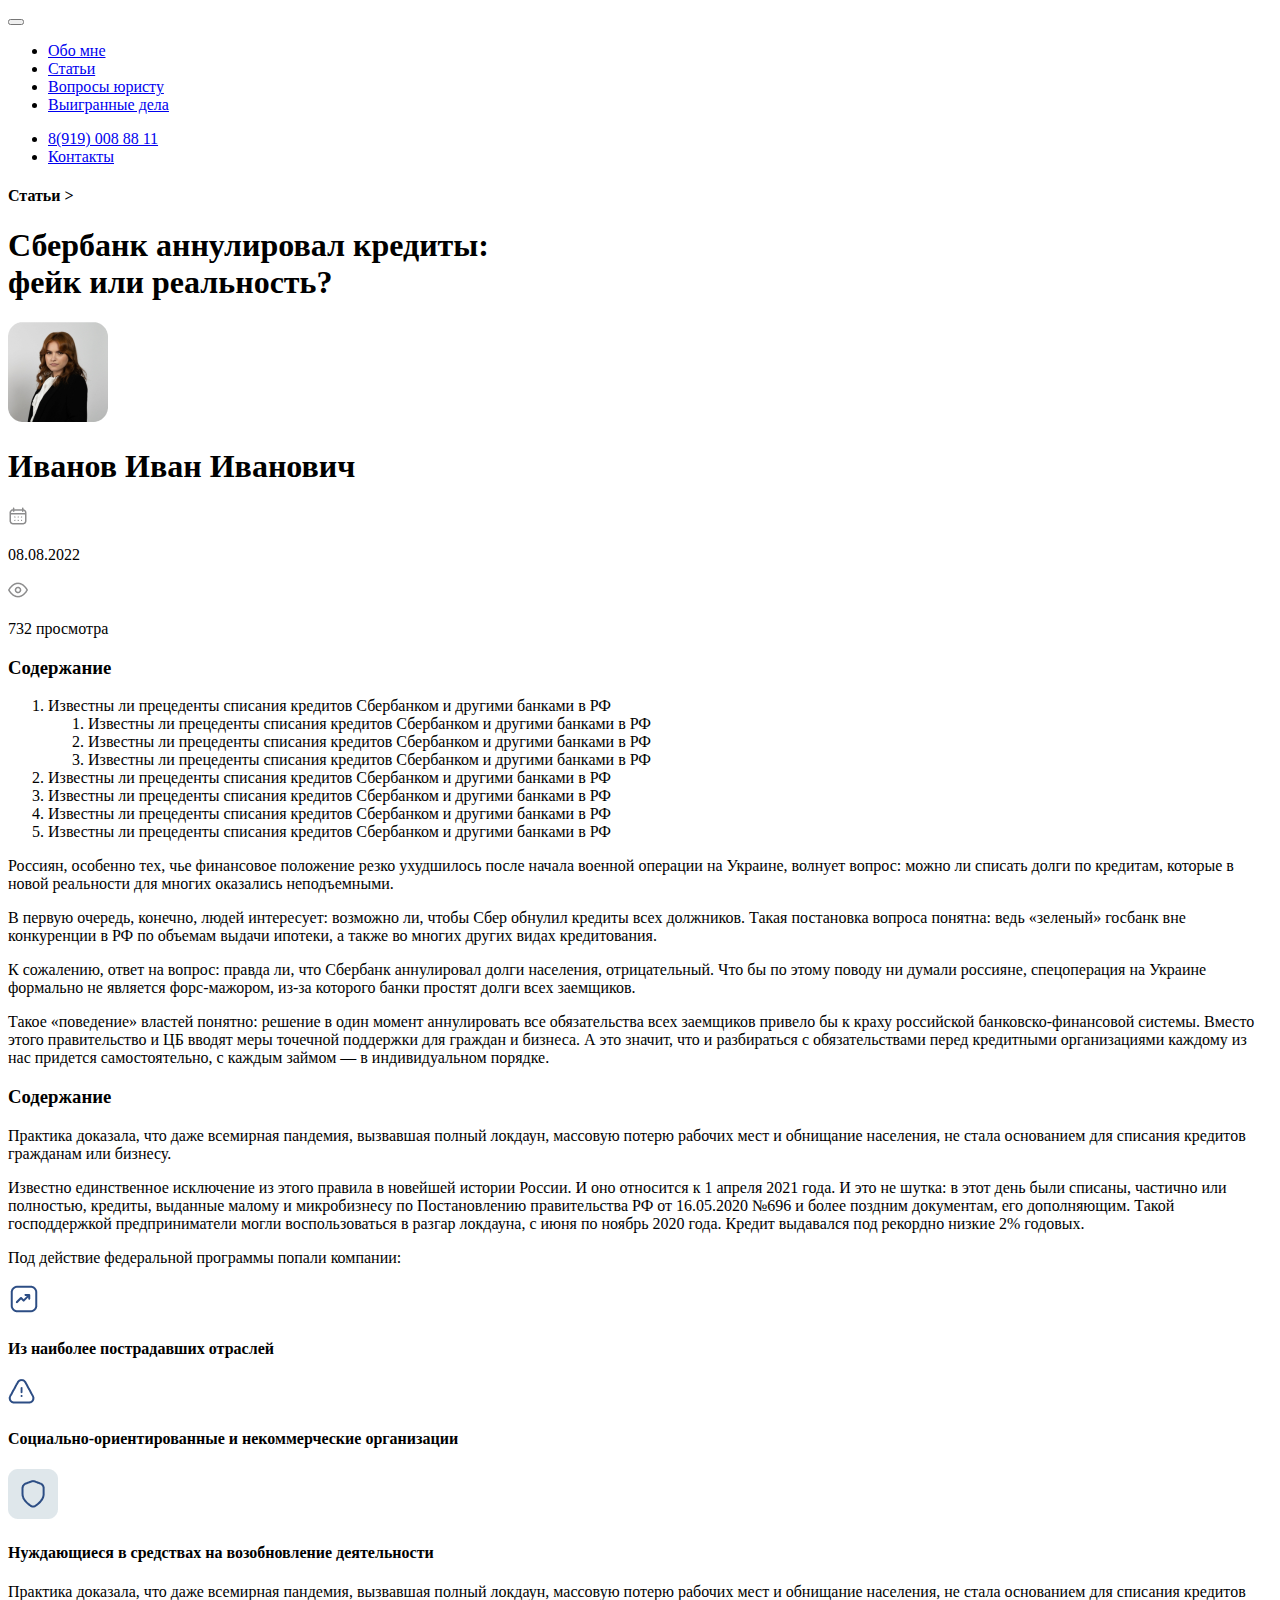
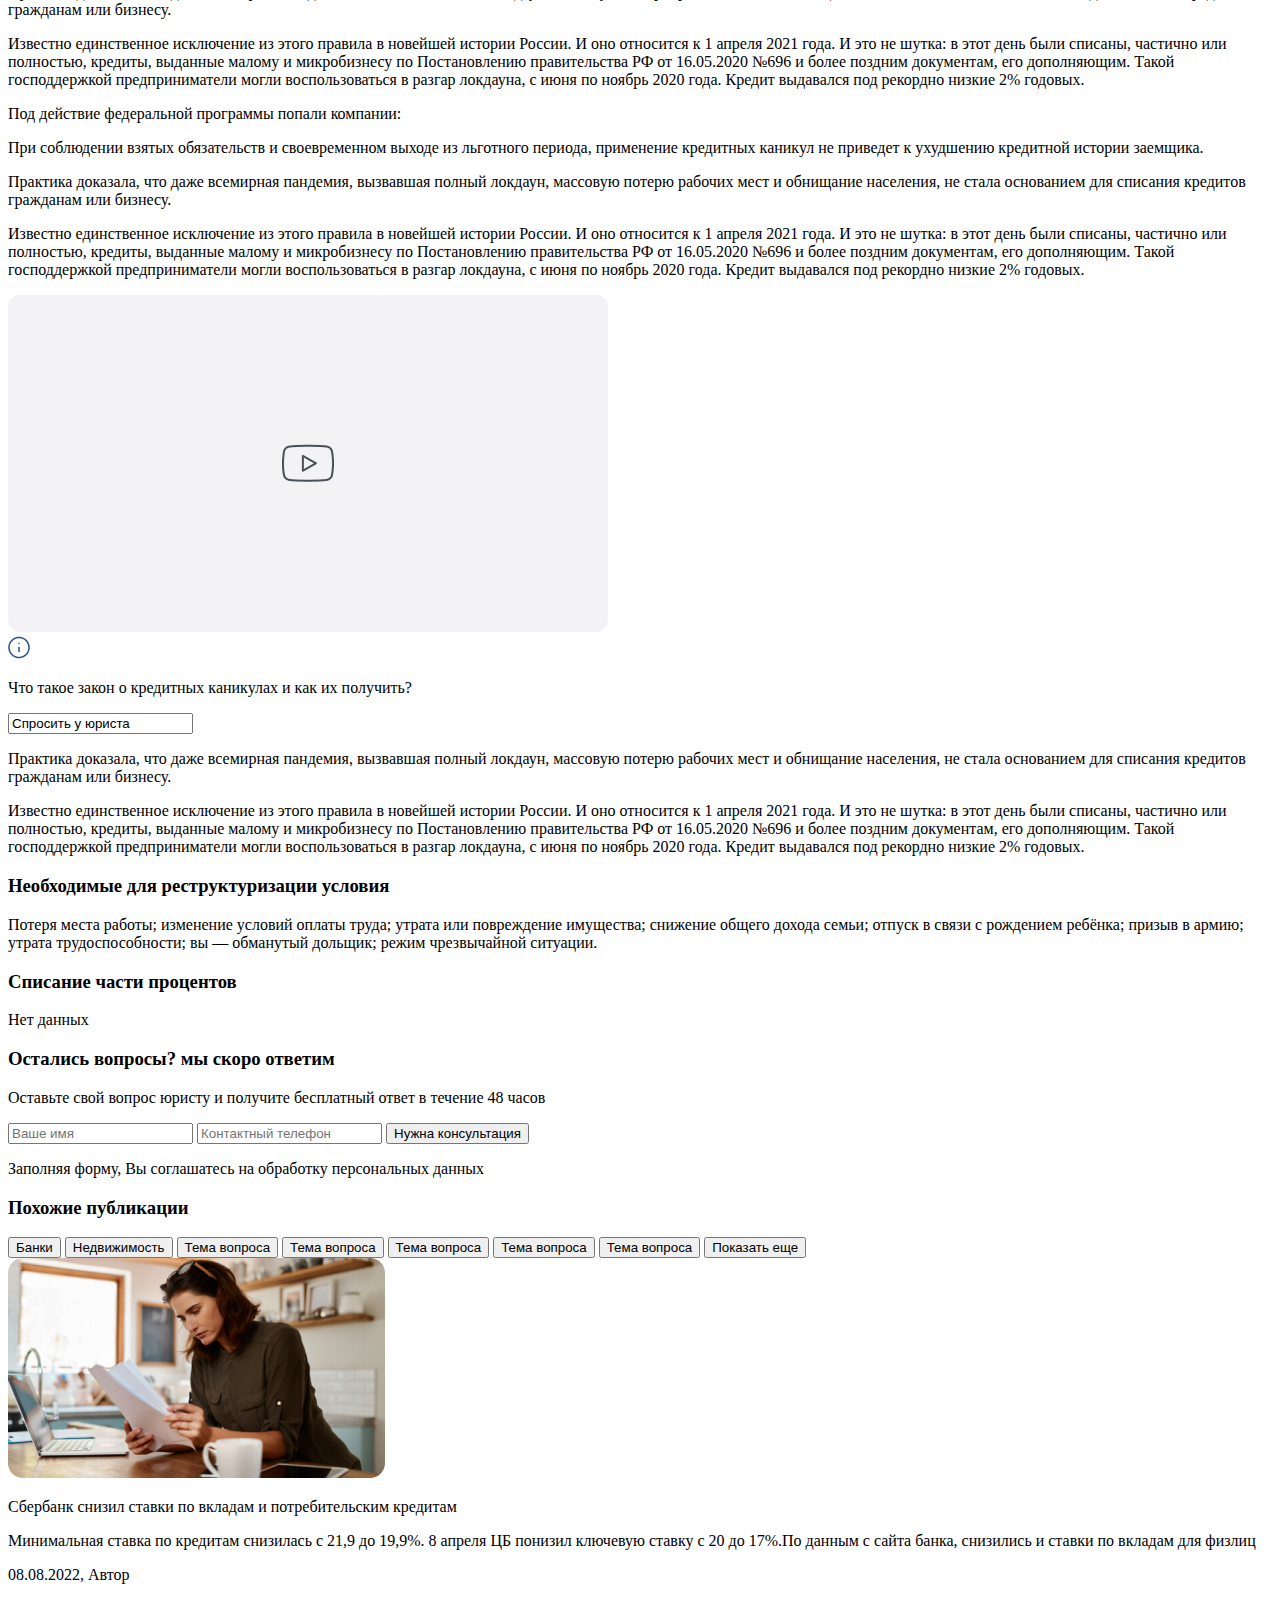
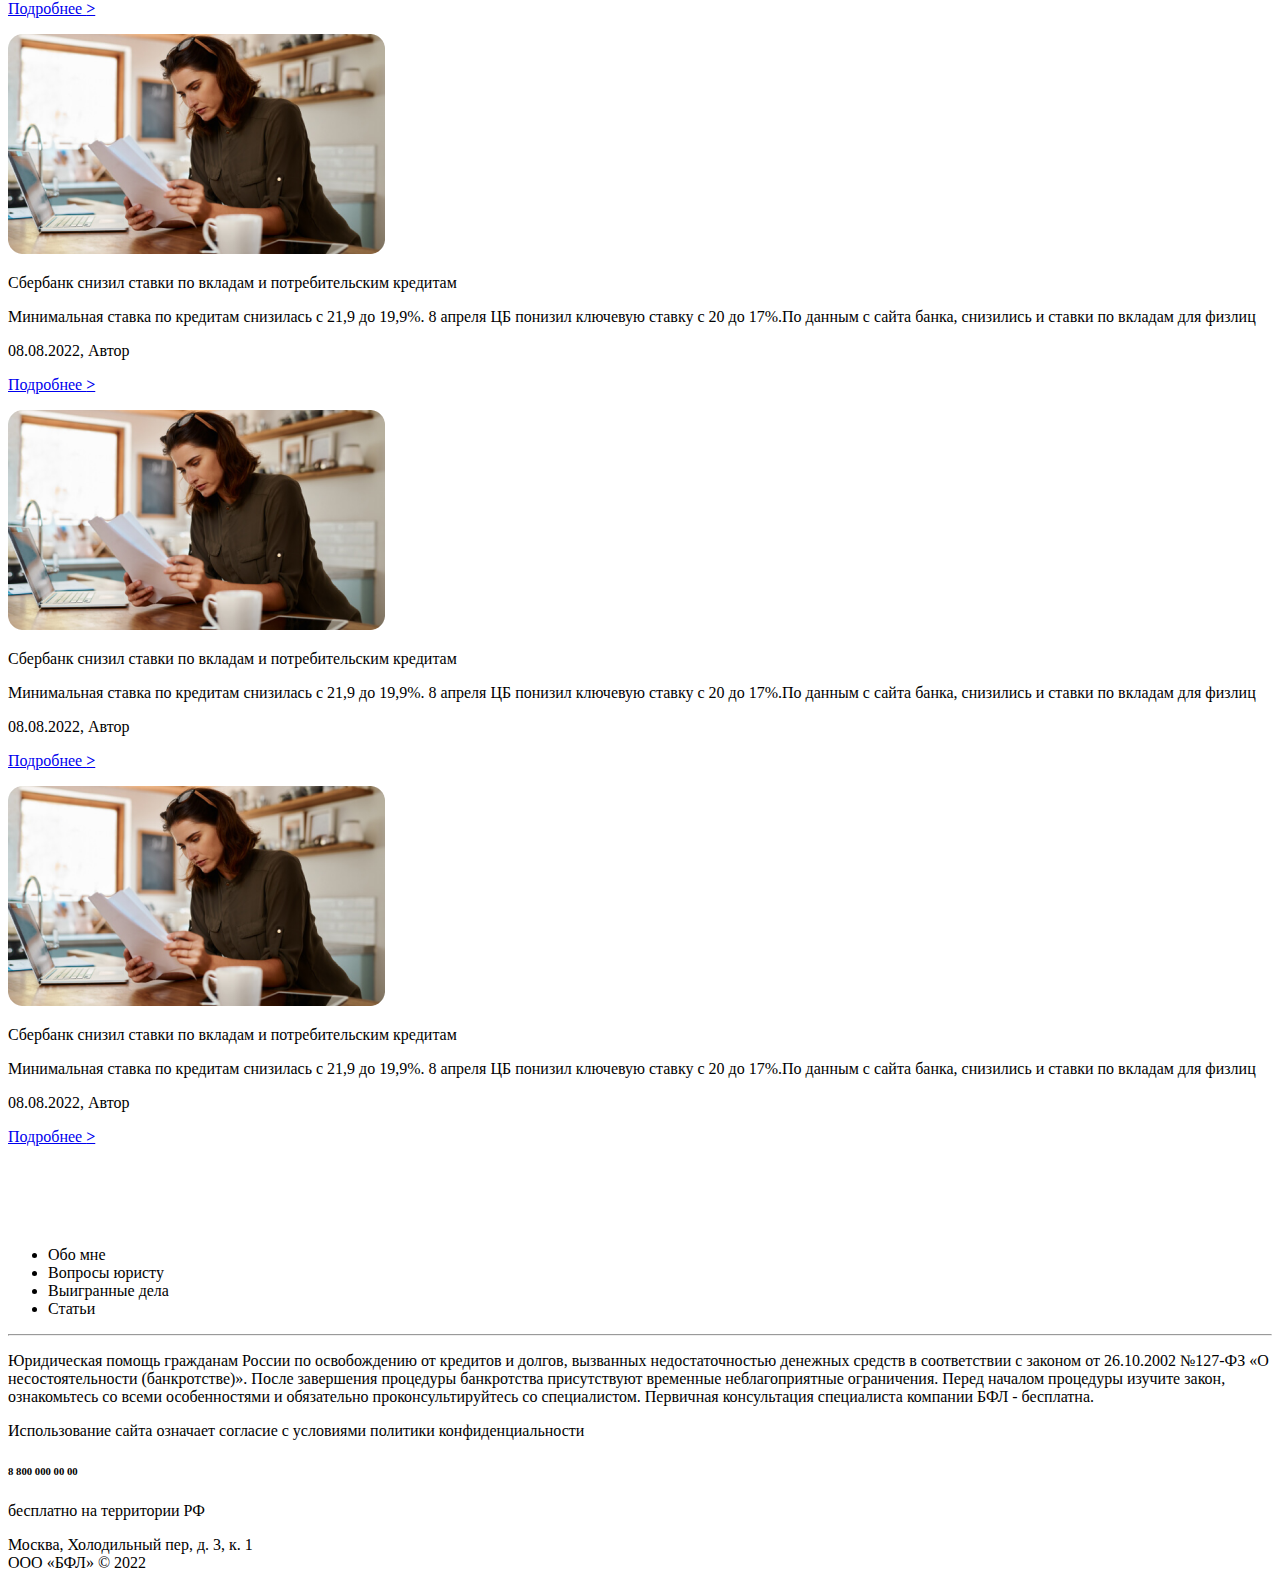
<file: src/article.html>
<!doctype html>
<html lang="en">
<head>
    <meta charset="utf-8">
    <meta name="viewport" content="width=device-width, initial-scale=1">
    <title>Bootstrap w/ Vite</title>
    <link rel="stylesheet" href="https://fonts.googleapis.com/css?family=Forum">
    <link rel="stylesheet" href="scss/styles.scss">
    <script type="module" src="./js/main.js"></script>
</head>
<body>

<div class="container">
    <div class="row header">
        <div class="col-md-2">
            <div class="logo"></div>
        </div>
        <div class="col-md-10">
            <nav class="navbar navbar-expand-lg">
                <div class="container-fluid">
                    <button class="navbar-toggler" type="button" data-bs-toggle="collapse" data-bs-target="#navbarSupportedContent" aria-controls="navbarSupportedContent" aria-expanded="false" aria-label="Toggle navigation">
                        <span class="navbar-toggler-icon"></span>
                    </button>
                    <div class="collapse navbar-collapse" id="navbarSupportedContent">
                        <ul class="navbar-nav me-auto mb-2 mb-lg-0">
                            <li class="nav-item">
                                <a class="nav-link" aria-current="page" href="#">Обо мне</a>
                            </li>
                            <li class="nav-item">
                                <a class="nav-link" href="#">Статьи</a>
                            </li>
                            <li class="nav-item">
                                <a class="nav-link" href="#">Вопросы юристу</a>
                            </li>
                            <li class="nav-item">
                              <a class="nav-link" href="#">Выигранные дела</a>
                            </li>
                        </ul>
                        <ul class="navbar-nav me-auto mb-2 mb-lg-0 right-list">
                            <li class="nav-item">
                                <a class="nav-link tel" href="tel:79190088811">8(919) 008 88 11</a>
                            </li>
                            <li class="nav-item">
                                <a class="nav-link" href="#">Контакты</a>
                            </li>
                        </ul>
                    </div>
                </div>
            </nav>
        </div>
    </div>
</div>

<div class="container-fluid post">
    <div class="container">
        <div class="row ">
            <div class="col">
                <h4>Статьи <b> > </b></h4>
                <h1>Сбербанк аннулировал кредиты:<br> фейк или реальность?</h1>
                <div class="post__header">
                    <div class="post__header-left">
                        <img class="post__left-image" src="images/avatar_articles.png" alt="" >
                    </div>
                    <div class="post__header-right">
                        <h1>Иванов Иван Иванович</h1>
                        <div class="post__header-right__stats">
                            <div class="post__header-right__date">
                                <img src="./images/calendar_icon.png" alt="">
                                <p>08.08.2022</p>
                            </div>
                            <div class="post__header-right__views">
                                <img src="./images/eye_icon.png" alt="">
                                <p>732 просмотра</p>
                            </div>
                        </div>
                    </div>

                </div>
                <div class="post__content">
                    <h3>Содержание</h3>
                    <div class="post__content__list">
                        <ol>
                            <li>
                                <a href="#"></a>Известны ли прецеденты списания кредитов Сбербанком и другими банками в РФ
                                <ol>
                                    <li> Известны ли прецеденты списания кредитов Сбербанком и другими банками в РФ</li>
                                    <li> Известны ли прецеденты списания кредитов Сбербанком и другими банками в РФ</li>
                                    <li>Известны ли прецеденты списания кредитов Сбербанком и другими банками в РФ</li>
                                </ol>
                           </li>
                            <li>
                                Известны ли прецеденты списания кредитов Сбербанком и другими банками в РФ
                            </li>
                            <li>
                                Известны ли прецеденты списания кредитов Сбербанком и другими банками в РФ
                            </li>
                            <li>
                                Известны ли прецеденты списания кредитов Сбербанком и другими банками в РФ
                            </li>
                            <li>
                                Известны ли прецеденты списания кредитов Сбербанком и другими банками в РФ
                            </li>
                        </ol>
                    </div>
                </div>
            </div>
        </div>
    </div>
    <div class="container main-content">
        <div class="row">
            <div class="col">
                <p>Россиян, особенно тех, чье финансовое положение резко ухудшилось после начала военной операции на Украине, волнует вопрос: можно ли списать долги по кредитам, которые в новой реальности для многих оказались неподъемными.</p>
                <p>В первую очередь, конечно, людей интересует: возможно ли, чтобы Сбер обнулил кредиты всех должников. Такая постановка вопроса понятна: ведь «зеленый» госбанк вне конкуренции в РФ по объемам выдачи ипотеки, а также во многих других видах кредитования.<p>
                <p>К сожалению, ответ на вопрос: правда ли, что Сбербанк аннулировал долги населения, отрицательный. Что бы по этому поводу ни думали россияне, спецоперация на Украине формально не является форс-мажором, из-за которого банки простят долги всех заемщиков.<p>
                <p>Такое «поведение» властей понятно: решение в один момент аннулировать все обязательства всех заемщиков привело бы к краху российской банковско-финансовой системы. Вместо этого правительство и ЦБ вводят меры точечной поддержки для граждан и бизнеса. А это значит, что и разбираться с обязательствами перед кредитными организациями каждому из нас придется самостоятельно, с каждым займом — в индивидуальном порядке.</p>
                <h3 class="main-content__h">Cодержание</h3>
                <p>Практика доказала, что даже всемирная пандемия, вызвавшая полный локдаун, массовую потерю рабочих мест и обнищание населения, не стала основанием для списания кредитов гражданам или бизнесу.</p>
                <p>Известно единственное исключение из этого правила в новейшей истории России. И оно относится к 1 апреля 2021 года. И это не шутка: в этот день были списаны, частично или полностью, кредиты, выданные малому и микробизнесу по Постановлению правительства РФ от 16.05.2020 №696 и более поздним документам, его дополняющим. Такой господдержкой предприниматели могли воспользоваться в разгар локдауна, с июня по ноябрь 2020 года. Кредит выдавался под рекордно низкие 2% годовых.</p>
                <p>Под действие федеральной программы попали компании:</p>
                <div class="main-content__row-list">
                    <div class="main-content__row-list__item">
                        <div class="main-content__row-list__img">
                            <img src="./images/icon_up.png" alt="Из наиболее пострадавших отраслей">
                        </div>
                        <div class="main-content__row-list__title">
                            <h4>Из наиболее пострадавших отраслей</h4>
                        </div>
                    </div>
                    <div class="main-content__row-list__item">
                        <div class="main-content__row-list__img">
                            <img src="./images/icon_danger.png" alt="Из наиболее пострадавших отраслей">
                        </div>
                        <div class="main-content__row-list__title">
                            <h4>Социально-ориентированные
                                и некоммерческие организации</h4>
                        </div>
                    </div>
                    <div class="main-content__row-list__item">
                        <div class="main-content__row-list__img">
                            <img src="./images/icon_shield.png" alt="Из наиболее пострадавших отраслей">
                        </div>
                        <div class="main-content__row-list__title">
                            <h4>Нуждающиеся в средствах
                                на возобновление деятельности</h4>
                        </div>
                    </div>
                </div>
                <p>Практика доказала, что даже всемирная пандемия, вызвавшая полный локдаун, массовую потерю рабочих мест и обнищание населения, не стала основанием для списания кредитов гражданам или бизнесу.</p>
                <p>Известно единственное исключение из этого правила в новейшей истории России. И оно относится к 1 апреля 2021 года. И это не шутка: в этот день были списаны, частично или полностью, кредиты, выданные малому и микробизнесу по Постановлению правительства РФ от 16.05.2020 №696 и более поздним документам, его дополняющим. Такой господдержкой предприниматели могли воспользоваться в разгар локдауна, с июня по ноябрь 2020 года. Кредит выдавался под рекордно низкие 2% годовых.</p>
                <p>Под действие федеральной программы попали компании:</p>
                <div class="main-content__paragraph">
                    <div class="main-content__paragraph__leftside">
                    </div>
                    <p>При соблюдении взятых обязательств и своевременном выходе из льготного периода, применение кредитных каникул не приведет к ухудшению кредитной истории заемщика.
                    </p>

                </div>
                <p>
                    Практика доказала, что даже всемирная пандемия, вызвавшая полный локдаун, массовую потерю рабочих мест и обнищание населения, не стала основанием для списания кредитов гражданам или бизнесу.
                </p>
                <p>
                    Известно единственное исключение из этого правила в новейшей истории России. И оно относится к 1 апреля 2021 года. И это не шутка: в этот день были списаны, частично или полностью, кредиты, выданные малому и микробизнесу по Постановлению правительства РФ от 16.05.2020 №696 и более поздним документам, его дополняющим. Такой господдержкой предприниматели могли воспользоваться в разгар локдауна, с июня по ноябрь 2020 года. Кредит выдавался под рекордно низкие 2% годовых.
                </p>
                <img src="./images/youtube_img.png" alt="">
                <div class="main-content__inf-paragraph">
                    <img src="./images/icon_information.png" alt="">
                    <p>Что такое закон о кредитных каникулах и как их получить?</p>
                </div>
                <input type="text" class="btn btn-primary main-content__button" value="Спросить у юриста">
                <p>
                    Практика доказала, что даже всемирная пандемия, вызвавшая полный локдаун, массовую потерю рабочих мест и обнищание населения, не стала основанием для списания кредитов гражданам или бизнесу.
                </p>
                <p>
                    Известно единственное исключение из этого правила в новейшей истории России. И оно относится к 1 апреля 2021 года. И это не шутка: в этот день были списаны, частично или полностью, кредиты, выданные малому и микробизнесу по Постановлению правительства РФ от 16.05.2020 №696 и более поздним документам, его дополняющим. Такой господдержкой предприниматели могли воспользоваться в разгар локдауна, с июня по ноябрь 2020 года. Кредит выдавался под рекордно низкие 2% годовых.
                </p>
                <div class="main-content__gray-paragraph">
                    <div class="main-content__gray-paragraph__left">
                        <h3><b>Необходимые для реструктуризации условия</b></h3>
                        <p>Потеря места работы; изменение условий оплаты труда; утрата или повреждение имущества; снижение общего дохода семьи; отпуск в связи с рождением ребёнка; призыв в армию; утрата трудоспособности; вы — обманутый дольщик; режим чрезвычайной ситуации.</p>
                    </div>
                    <div class="main-content__gray-paragraph__separator">
                    </div>
                    <div class="main-content__gray-paragraph__right">
                        <h3>
                            <b>Списание части процентов</b>
                        </h3>
                        <p>Нет данных</p>
                    </div>
                </div>
            </div>
        </div>

    </div>
    <div class="container wait-call main-content__wait-call">
        <div class="row">
            <div class="col">
                <h3>
                    Остались вопросы? мы скоро ответим
                </h3>
                <p>Оставьте свой вопрос юристу и получите бесплатный ответ в течение 48 часов</p>
                <form class="main-content__form" action="#">
                    <input type="text" placeholder="Ваше имя">
                    <input type="text" placeholder="Контактный телефон">
                    <input id="main-content__form__submit" type="submit" value="Нужна консультация">
                </form>
                <p>Заполняя форму, Вы соглашатесь на обработку персональных данных</p>
            </div>
        </div>
    </div>
    <div class="container allarticles">
        <div class="row">
            <div class="col">
                <div class="allarticles__header">
                    <h3>
                        Похожие публикации
                    </h3>
                </div>
                <div class="allarticles__filters">
                    <button type="button" class="btn btn-primary">Банки</button>
                    <button type="button" class="btn btn-primary unchecked">Недвижимость</button>
                    <button type="button" class="btn btn-primary unchecked">Тема вопроса</button>
                    <button type="button" class="btn btn-primary unchecked">Тема вопроса</button>
                    <button type="button" class="btn btn-primary unchecked">Тема вопроса</button>
                    <button type="button" class="btn btn-primary unchecked">Тема вопроса</button>
                    <button type="button" class="btn btn-primary unchecked">Тема вопроса</button>
                    <button type="button" class="btn btn-primary readmore">Показать еще</button>
                </div>
            </div>
        </div>
        <div class="row">
            <div class="col allarticles__articles">
                <div class="allarticles__articles__card col">
                    <img src="./images/articles_image.png" alt="изображение статьи">
                    <div class="allarticles__articles__wrapper">
                        <p>Сбербанк снизил ставки
                            по вкладам и потребительским
                            кредитам
                        </p>
                        <p>Минимальная ставка по кредитам снизилась с 21,9 до 19,9%. 8 апреля ЦБ
                            понизил ключевую ставку с 20 до 17%.По данным с сайта банка, снизились и
                            ставки по вкладам для физлиц
                        </p>
                        <p>08.08.2022, Автор</p>
                        <p><a href="#">Подробнее <b> > </b></a></p>
                    </div>
                </div>
                <div class="allarticles__articles__card col">
                    <img src="./images/articles_image.png" alt="изображение статьи">
                    <div class="allarticles__articles__wrapper">
                        <p class="">Сбербанк снизил ставки
                            по вкладам и потребительским
                            кредитам
                        </p>
                        <p>Минимальная ставка по кредитам снизилась с 21,9 до 19,9%. 8 апреля ЦБ
                            понизил ключевую ставку с 20 до 17%.По данным с сайта банка, снизились и
                            ставки по вкладам для физлиц
                        </p>
                        <p>08.08.2022, Автор</p>
                        <p><a href="#">Подробнее <b> > </b></a></p>
                    </div>
                </div>
                <div class="allarticles__articles__card col">
                    <img src="./images/articles_image.png" alt="изображение статьи">
                    <div class="allarticles__articles__wrapper">
                        <p>Сбербанк снизил ставки
                            по вкладам и потребительским
                            кредитам
                        </p>
                        <p>Минимальная ставка по кредитам снизилась с 21,9 до 19,9%. 8 апреля ЦБ
                            понизил ключевую ставку с 20 до 17%.По данным с сайта банка, снизились и
                            ставки по вкладам для физлиц
                        </p>
                        <p>08.08.2022, Автор</p>
                        <p><a href="#">Подробнее <b> > </b></a></p>
                    </div>
                </div>
                <div class="allarticles__articles__card col">
                    <img src="./images/articles_image.png" alt="изображение статьи">
                    <div class="allarticles__articles__wrapper">
                        <p class="">Сбербанк снизил ставки
                            по вкладам и потребительским
                            кредитам
                        </p>
                        <p>Минимальная ставка по кредитам снизилась с 21,9 до 19,9%. 8 апреля ЦБ
                            понизил ключевую ставку с 20 до 17%.По данным с сайта банка, снизились и
                            ставки по вкладам для физлиц
                        </p>
                        <p>08.08.2022, Автор</p>
                        <p><a href="#">Подробнее <b> > </b></a></p>
                    </div>
                </div>
            </div>
        </div>
    </div>
</div>



<div class="container-fluid footer">
    <div class="container ">
        <div class="row">
            <div class="col-8">
                <img src="./images/logo_footer.png" alt="" class="footer__logo">
                <ul class="footer__menu">
                    <li>Обо мне</li>
                    <li>Вопросы юристу</li>
                    <li>Выигранные дела</li>
                    <li>Статьи</li>
                </ul>
                <hr>
                <p>Юридическая помощь гражданам России по освобождению от кредитов и долгов,
                    вызванных недостаточностью денежных средств в соответствии с законом от 26.10.2002 №127-ФЗ «О несостоятельности (банкротстве)». После завершения процедуры банкротства присутствуют временные неблагоприятные ограничения. Перед началом процедуры изучите закон, ознакомьтесь со всеми особенностями и обязательно проконсультируйтесь со специалистом. Первичная консультация специалиста компании БФЛ - бесплатна.</p>
                <p>Использование сайта означает согласие с
                    условиями политики конфиденциальности</p>
            </div>
            <div class="col-4 footer__contacts">
                <h6>8 800 000 00 00</h6>
                <p>
                    бесплатно на территории РФ
                </p>
                <p>Москва, Холодильный пер, д. 3, к. 1<br>
                    ООО «БФЛ» © 2022</p>
            </div>
        </div>
    </div>
</div>
</body>
<script>
    function btn1onclick() {
        document.getElementById('btn2').classList.add('unchecked');
        document.getElementById('btn1').classList.remove('unchecked');
    }
    function btn2onclick() {
        document.getElementById('btn1').classList.add('unchecked');
        document.getElementById('btn2').classList.remove('unchecked');
    }
</script>
</html>
</file>
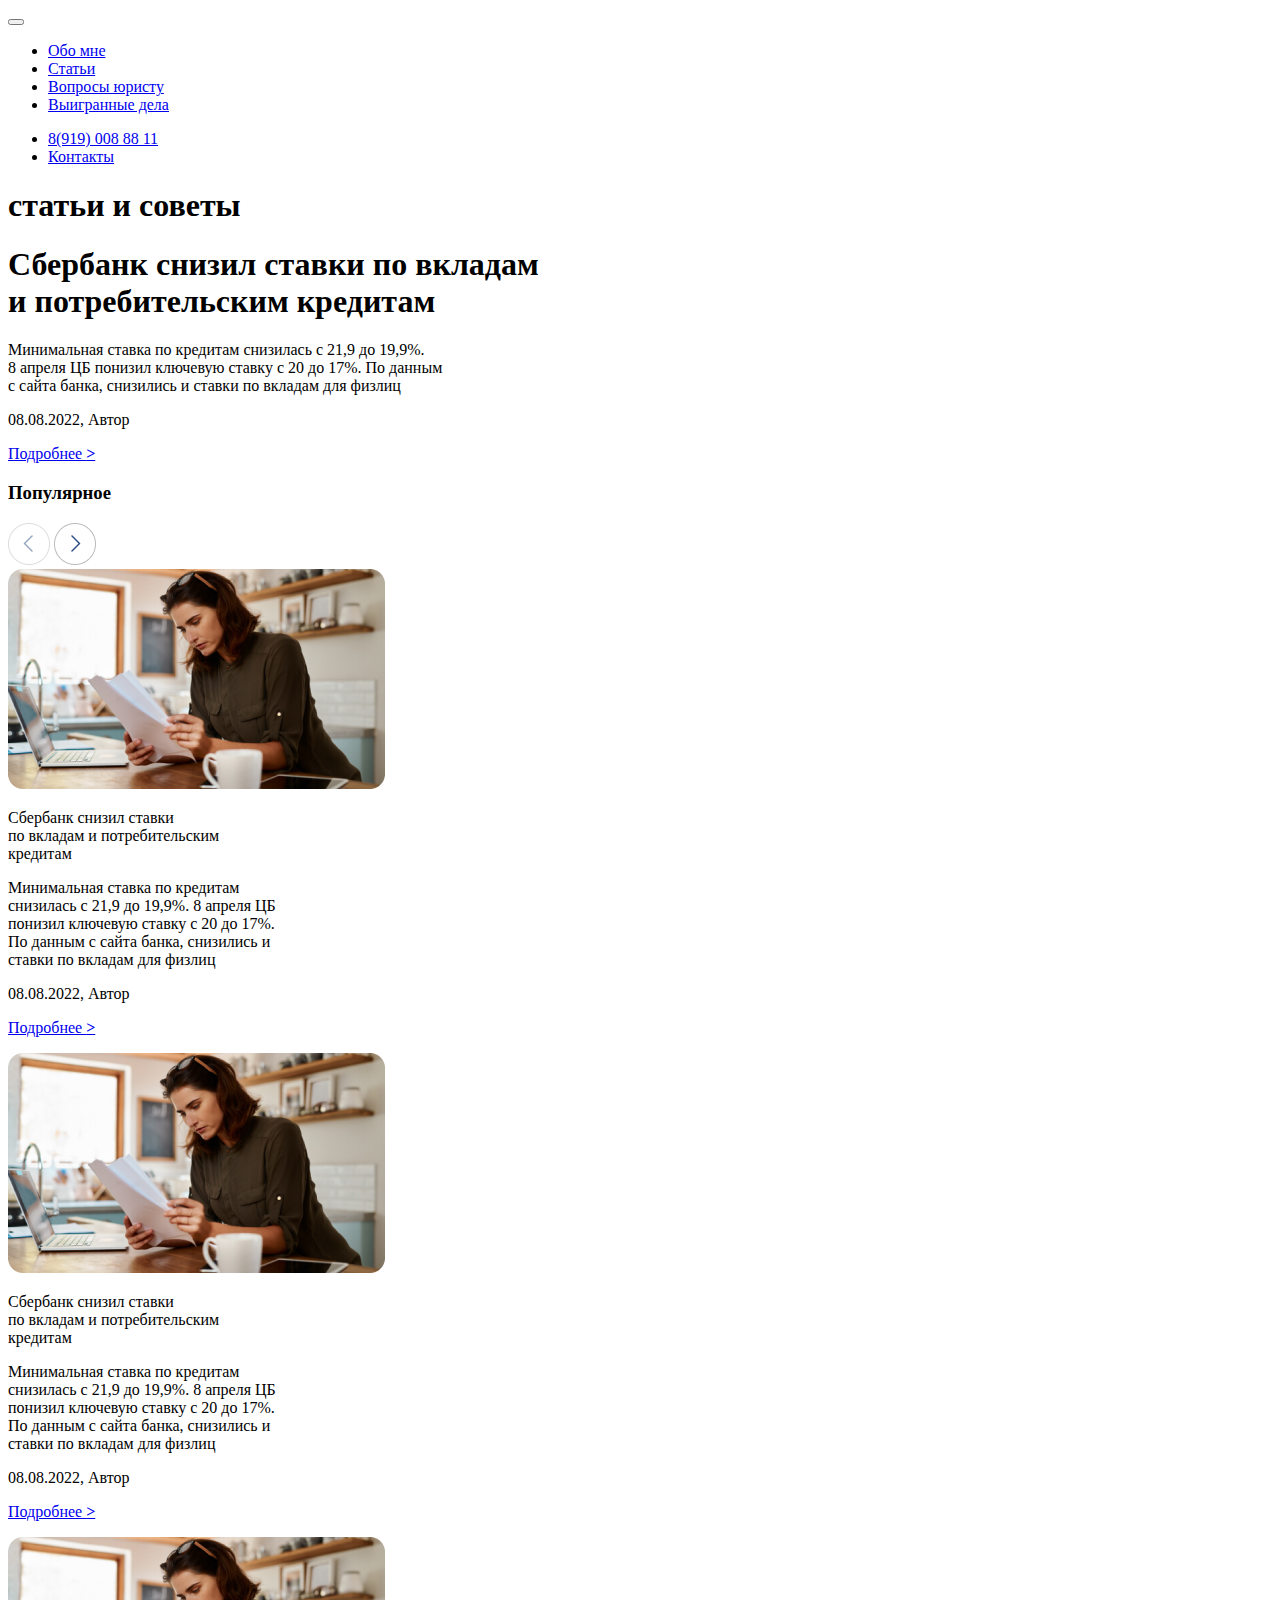
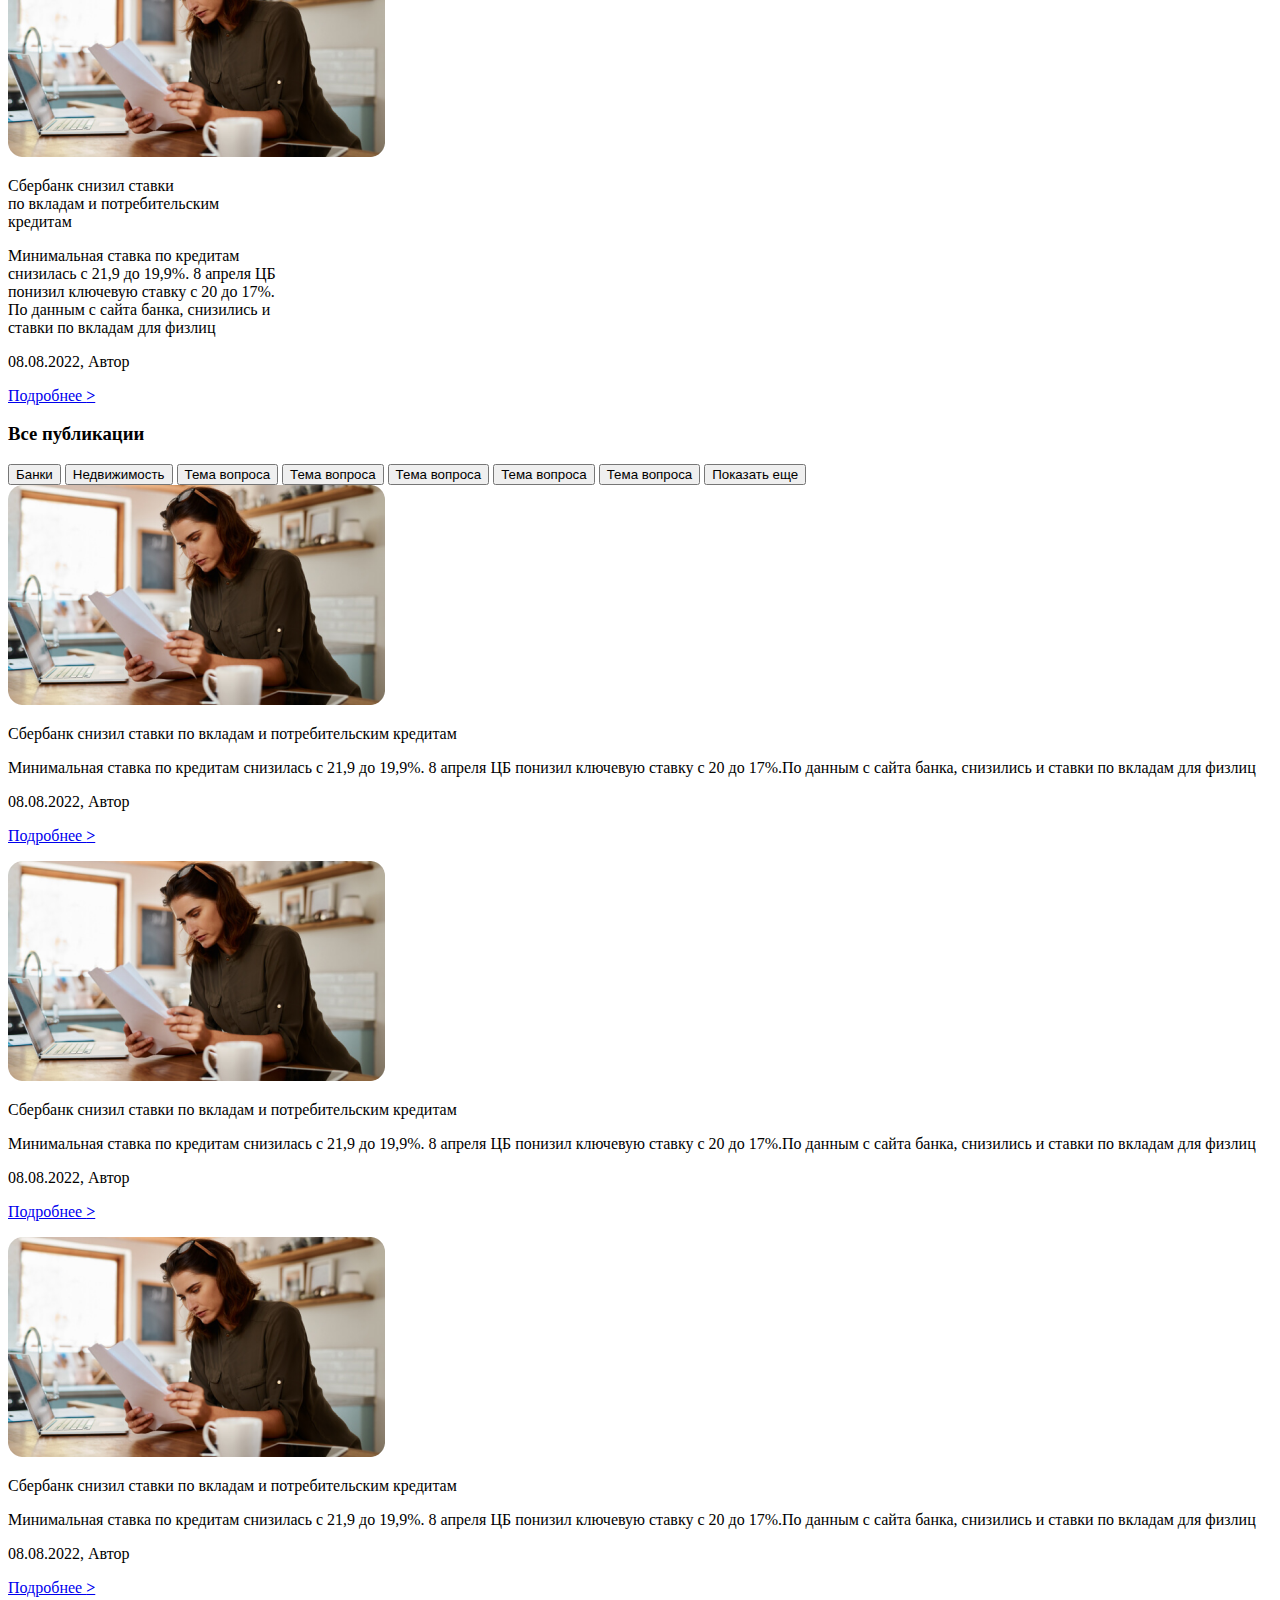
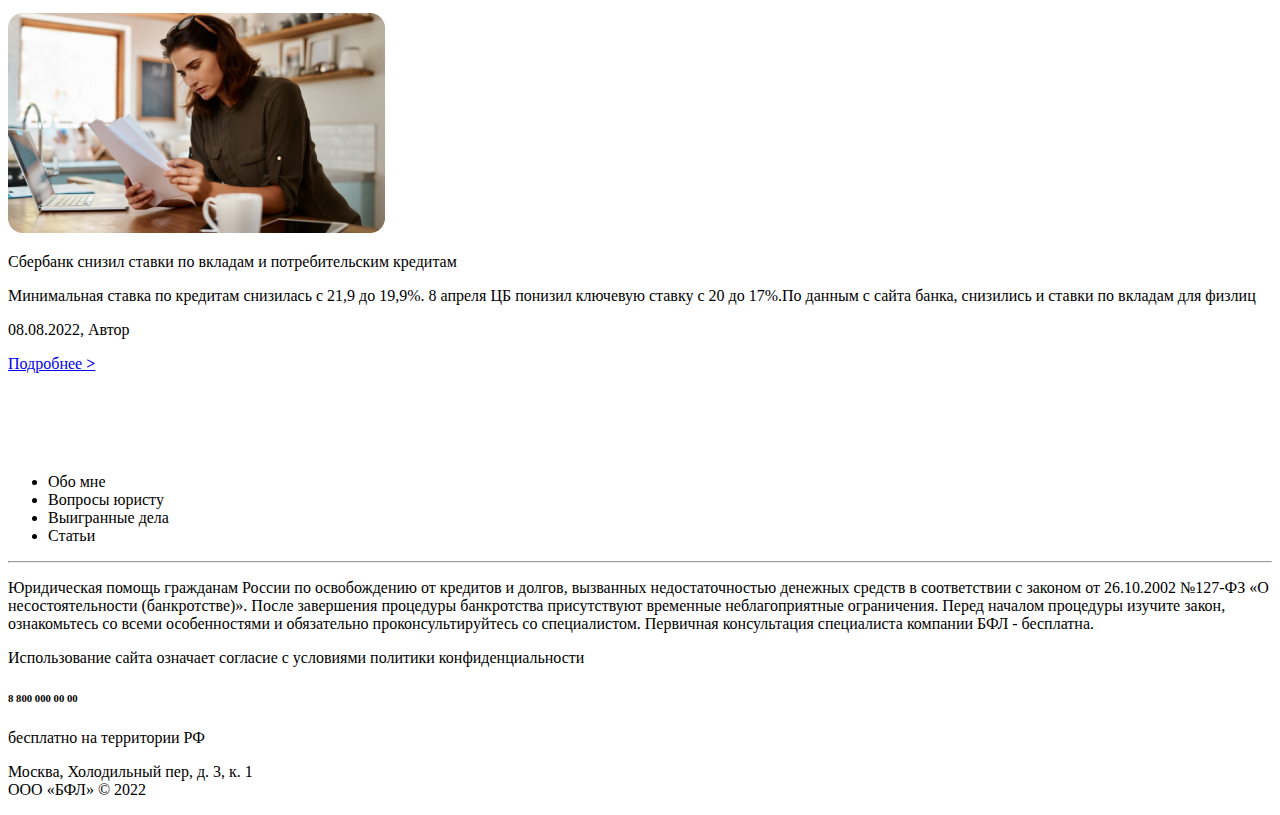
<file: src/articles.html>
<!doctype html>
<html lang="en">
<head>
    <meta charset="utf-8">
    <meta name="viewport" content="width=device-width, initial-scale=1">
    <title>Bootstrap w/ Vite</title>
    <link rel="stylesheet" href="https://fonts.googleapis.com/css?family=Forum">
    <link rel="stylesheet" href="scss/styles.scss">
    <script type="module" src="./js/main.js"></script>
</head>
<body>
<!--<img class="fon__emblema" src="./images/emblem.png" alt="эмблема">-->
<div class="container">
    <div class="row header">
        <div class="col-md-2">
            <div class="logo"></div>
        </div>
        <div class="col-md-10">
            <nav class="navbar navbar-expand-lg">
                <div class="container-fluid">
                    <button class="navbar-toggler" type="button" data-bs-toggle="collapse" data-bs-target="#navbarSupportedContent" aria-controls="navbarSupportedContent" aria-expanded="false" aria-label="Toggle navigation">
                        <span class="navbar-toggler-icon"></span>
                    </button>
                    <div class="collapse navbar-collapse" id="navbarSupportedContent">
                        <ul class="navbar-nav me-auto mb-2 mb-lg-0">
                            <li class="nav-item">
                                <a class="nav-link" aria-current="page" href="#">Обо мне</a>
                            </li>
                            <li class="nav-item">
                                <a class="nav-link" href="#">Статьи</a>
                            </li>
                            <li class="nav-item">
                                <a class="nav-link" href="#">Вопросы юристу</a>
                            </li>
                            <li class="nav-item">
                                <a class="nav-link" href="#">Выигранные дела</a>
                            </li>
                        </ul>
                        <ul class="navbar-nav me-auto mb-2 mb-lg-0 right-list">
                            <li class="nav-item">
                                <a class="nav-link tel" href="tel:79190088811">8(919) 008 88 11</a>
                            </li>
                            <li class="nav-item">
                                <a class="nav-link" href="#">Контакты</a>
                            </li>
                        </ul>
                    </div>
                </div>
            </nav>
        </div>
    </div>
</div>

<div class="container-fluid articles">
    <div class="container">
        <div class="row ">
            <h1>
                статьи и советы
            </h1>
            <div class="col articles__background">
                <div class="articles__header">
                    <h1 class="articles__header_h1">
                        Сбербанк снизил ставки по вкладам<br> и потребительским кредитам
                    </h1>
                    <p>
                        Минимальная ставка по кредитам снизилась с 21,9 до 19,9%.<br>
                        8 апреля ЦБ понизил ключевую ставку с 20 до 17%. По данным<br>
                        с сайта банка, снизились и ставки по вкладам для физлиц
                    </p>
                    <p>08.08.2022, Автор</p>
                    <p><a href="#">Подробнее <b> > </b></a></p>
                </div>
            </div>
        </div>
    </div>
    <div class="container popular">
        <div class="row">
            <div class="col-4">
                <div class="popular__header">
                    <div class="popular__header__left">
                        <h3>
                            Популярное
                        </h3>
                    </div>
                </div>
            </div>
            <div class="col-8">
                <div class="popular__header__right">
                    <a href="#"><img src="./images/arrowleft_icon.png" alt="Влево"></a>
                    <a href="#"><img src="./images/arrowright_icon.png" alt="Вправо"></a>
                </div>
            </div>
        </div>
        <div class="row">
            <div class="col popular__articles">
                <div class="popular__articles__card col-4">
                    <img src="./images/articles_image.png" alt="изображение статьи">
                    <div class="popular__articles__wrapper">
                        <p>Сбербанк снизил ставки<br>
                            по вкладам и потребительским<br>
                            кредитам
                        </p>
                        <p>Минимальная ставка по кредитам<br> снизилась с 21,9 до 19,9%. 8 апреля ЦБ<br>
                            понизил ключевую ставку с 20 до 17%.<br>По данным с сайта банка, снизились и<br>
                            ставки по вкладам для физлиц
                        </p>
                        <p>08.08.2022, Автор</p>
                        <p><a href="#">Подробнее <b> > </b></a></p>
                    </div>
                </div>
                <div class="popular__articles__card col-4">
                    <img src="./images/articles_image.png" alt="изображение статьи">
                    <div class="popular__articles__wrapper">
                        <p class="">Сбербанк снизил ставки<br>
                            по вкладам и потребительским<br>
                            кредитам
                        </p>
                        <p>Минимальная ставка по кредитам<br> снизилась с 21,9 до 19,9%. 8 апреля ЦБ<br>
                            понизил ключевую ставку с 20 до 17%.<br>По данным с сайта банка, снизились и<br>
                            ставки по вкладам для физлиц
                        </p>
                        <p>08.08.2022, Автор</p>
                        <p><a href="#">Подробнее <b> > </b></a></p>
                    </div>
                </div>
                <div class="popular__articles__card col-4">
                    <img src="./images/articles_image.png" alt="изображение статьи">
                    <div class="popular__articles__wrapper">
                        <p>Сбербанк снизил ставки<br>
                            по вкладам и потребительским<br>
                            кредитам
                        </p>
                        <p>Минимальная ставка по кредитам<br> снизилась с 21,9 до 19,9%. 8 апреля ЦБ<br>
                            понизил ключевую ставку с 20 до 17%.<br>По данным с сайта банка, снизились и<br>
                            ставки по вкладам для физлиц
                        </p>
                        <p>08.08.2022, Автор</p>
                        <p><a href="#">Подробнее <b> > </b></a></p>
                    </div>
                </div>
            </div>
        </div>
    </div>
    <div class="container allarticles">
        <div class="row">
            <div class="col">
                <div class="allarticles__header">
                        <h3>
                            Все публикации
                        </h3>
                </div>
                <div class="allarticles__filters">
                    <button type="button" class="btn btn-primary">Банки</button>
                    <button type="button" class="btn btn-primary unchecked">Недвижимость</button>
                    <button type="button" class="btn btn-primary unchecked">Тема вопроса</button>
                    <button type="button" class="btn btn-primary unchecked">Тема вопроса</button>
                    <button type="button" class="btn btn-primary unchecked">Тема вопроса</button>
                    <button type="button" class="btn btn-primary unchecked">Тема вопроса</button>
                    <button type="button" class="btn btn-primary unchecked">Тема вопроса</button>
                    <button type="button" class="btn btn-primary readmore">Показать еще</button>
                </div>
            </div>
        </div>
        <div class="row">
            <div class="col allarticles__articles">
                <div class="allarticles__articles__card col">
                    <img src="./images/articles_image.png" alt="изображение статьи">
                    <div class="allarticles__articles__wrapper">
                        <p>Сбербанк снизил ставки
                            по вкладам и потребительским
                            кредитам
                        </p>
                        <p>Минимальная ставка по кредитам снизилась с 21,9 до 19,9%. 8 апреля ЦБ
                            понизил ключевую ставку с 20 до 17%.По данным с сайта банка, снизились и
                            ставки по вкладам для физлиц
                        </p>
                        <p>08.08.2022, Автор</p>
                        <p><a href="#">Подробнее <b> > </b></a></p>
                    </div>
                </div>
                <div class="allarticles__articles__card col">
                    <img src="./images/articles_image.png" alt="изображение статьи">
                    <div class="allarticles__articles__wrapper">
                        <p class="">Сбербанк снизил ставки
                            по вкладам и потребительским
                            кредитам
                        </p>
                        <p>Минимальная ставка по кредитам снизилась с 21,9 до 19,9%. 8 апреля ЦБ
                            понизил ключевую ставку с 20 до 17%.По данным с сайта банка, снизились и
                            ставки по вкладам для физлиц
                        </p>
                        <p>08.08.2022, Автор</p>
                        <p><a href="#">Подробнее <b> > </b></a></p>
                    </div>
                </div>
                <div class="allarticles__articles__card col">
                    <img src="./images/articles_image.png" alt="изображение статьи">
                    <div class="allarticles__articles__wrapper">
                        <p>Сбербанк снизил ставки
                            по вкладам и потребительским
                            кредитам
                        </p>
                        <p>Минимальная ставка по кредитам снизилась с 21,9 до 19,9%. 8 апреля ЦБ
                            понизил ключевую ставку с 20 до 17%.По данным с сайта банка, снизились и
                            ставки по вкладам для физлиц
                        </p>
                        <p>08.08.2022, Автор</p>
                        <p><a href="#">Подробнее <b> > </b></a></p>
                    </div>
                </div>
                <div class="allarticles__articles__card col">
                    <img src="./images/articles_image.png" alt="изображение статьи">
                    <div class="allarticles__articles__wrapper">
                        <p class="">Сбербанк снизил ставки
                            по вкладам и потребительским
                            кредитам
                        </p>
                        <p>Минимальная ставка по кредитам снизилась с 21,9 до 19,9%. 8 апреля ЦБ
                            понизил ключевую ставку с 20 до 17%.По данным с сайта банка, снизились и
                            ставки по вкладам для физлиц
                        </p>
                        <p>08.08.2022, Автор</p>
                        <p><a href="#">Подробнее <b> > </b></a></p>
                    </div>
                </div>
            </div>
        </div>
    </div>
</div>

<div class="container-fluid footer">
    <div class="container ">
        <div class="row">
            <div class="col-8">
                <img src="./images/logo_footer.png" alt="" class="footer__logo">
                <ul class="footer__menu">
                    <li>Обо мне</li>
                    <li>Вопросы юристу</li>
                    <li>Выигранные дела</li>
                    <li>Статьи</li>
                </ul>
                <hr>
                <p>Юридическая помощь гражданам России по освобождению от кредитов и долгов,
                    вызванных недостаточностью денежных средств в соответствии с законом от 26.10.2002 №127-ФЗ «О несостоятельности (банкротстве)». После завершения процедуры банкротства присутствуют временные неблагоприятные ограничения. Перед началом процедуры изучите закон, ознакомьтесь со всеми особенностями и обязательно проконсультируйтесь со специалистом. Первичная консультация специалиста компании БФЛ - бесплатна.</p>
                <p>Использование сайта означает согласие с
                    условиями политики конфиденциальности</p>
            </div>
            <div class="col-4 footer__contacts">
                <h6>8 800 000 00 00</h6>
                <p>
                    бесплатно на территории РФ
                </p>
                <p>Москва, Холодильный пер, д. 3, к. 1<br>
                    ООО «БФЛ» © 2022</p>
            </div>
        </div>
    </div>
</div>
</body>
<script>
    function btn1onclick() {
        document.getElementById('btn2').classList.add('unchecked');
        document.getElementById('btn1').classList.remove('unchecked');
    }
    function btn2onclick() {
        document.getElementById('btn1').classList.add('unchecked');
        document.getElementById('btn2').classList.remove('unchecked');
    }
</script>
</html>
</file>
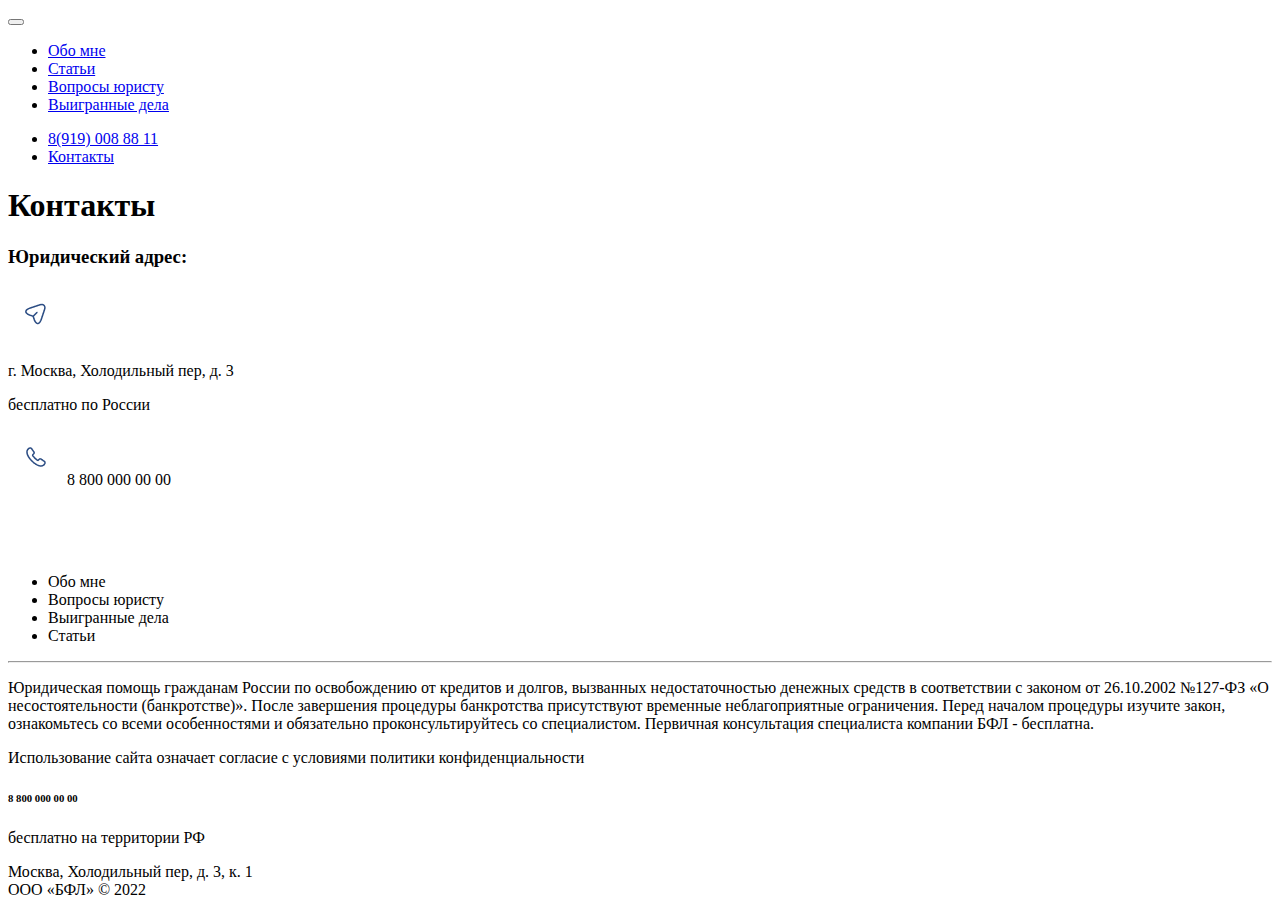
<file: src/contacts.html>
<!doctype html>
<html lang="en">
<head>
    <meta charset="utf-8">
    <meta name="viewport" content="width=device-width, initial-scale=1">
    <title>Bootstrap w/ Vite</title>
    <link rel="stylesheet" href="https://fonts.googleapis.com/css?family=Forum">
    <link rel="stylesheet" href="scss/styles.scss">
    <script type="module" src="./js/main.js"></script>
</head>
<body>

<div class="container">
    <div class="row header">
        <div class="col-md-2">
            <div class="logo"></div>
        </div>
        <div class="col-md-10">
            <nav class="navbar navbar-expand-lg">
                <div class="container-fluid">
                    <button class="navbar-toggler" type="button" data-bs-toggle="collapse" data-bs-target="#navbarSupportedContent" aria-controls="navbarSupportedContent" aria-expanded="false" aria-label="Toggle navigation">
                        <span class="navbar-toggler-icon"></span>
                    </button>
                    <div class="collapse navbar-collapse" id="navbarSupportedContent">
                        <ul class="navbar-nav me-auto mb-2 mb-lg-0">
                            <li class="nav-item">
                                <a class="nav-link" aria-current="page" href="#">Обо мне</a>
                            </li>
                            <li class="nav-item">
                                <a class="nav-link" href="#">Статьи</a>
                            </li>
                            <li class="nav-item">
                                <a class="nav-link" href="#">Вопросы юристу</a>
                            </li>
                            <li class="nav-item">
                              <a class="nav-link" href="#">Выигранные дела</a>
                            </li>
                        </ul>
                        <ul class="navbar-nav me-auto mb-2 mb-lg-0 right-list">
                            <li class="nav-item">
                                <a class="nav-link tel" href="tel:79190088811">8(919) 008 88 11</a>
                            </li>
                            <li class="nav-item">
                                <a class="nav-link" href="#">Контакты</a>
                            </li>
                        </ul>
                    </div>
                </div>
            </nav>
        </div>
    </div>
</div>

<div class="container-fluid contacts">
    <div class="container">
        <div class="row ">
            <div class="col">
                <h1>Контакты</h1>
                <div class="contacts__address">
                    <div class="contacts__address__left">
                        <h3>
                            Юридический адрес:
                        </h3>
                        <div class="contacts__address__left__value">
                            <img src="./images/send_icon.png" alt="">
                            <p>г. Москва, Холодильный пер, д. 3</p>
                        </div>
                    </div>
                    <div class="contacts__address__right">
                        <p>бесплатно по России</p>
                        <div class="contacts__address__right__value">
                            <img src="./images/call_icon.png" alt="">
                            <span>
                                8 800 000 00 00
                            </span>
                        </div>
                    </div>
                </div>
            </div>
        </div>
    </div>
</div>



<div class="container-fluid footer">
    <div class="container ">
        <div class="row">
            <div class="col-8">
                <img src="./images/logo_footer.png" alt="" class="footer__logo">
                <ul class="footer__menu">
                    <li>Обо мне</li>
                    <li>Вопросы юристу</li>
                    <li>Выигранные дела</li>
                    <li>Статьи</li>
                </ul>
                <hr>
                <p>Юридическая помощь гражданам России по освобождению от кредитов и долгов,
                    вызванных недостаточностью денежных средств в соответствии с законом от 26.10.2002 №127-ФЗ «О несостоятельности (банкротстве)». После завершения процедуры банкротства присутствуют временные неблагоприятные ограничения. Перед началом процедуры изучите закон, ознакомьтесь со всеми особенностями и обязательно проконсультируйтесь со специалистом. Первичная консультация специалиста компании БФЛ - бесплатна.</p>
                <p>Использование сайта означает согласие с
                    условиями политики конфиденциальности</p>
            </div>
            <div class="col-4 footer__contacts">
                <h6>8 800 000 00 00</h6>
                <p>
                    бесплатно на территории РФ
                </p>
                <p>Москва, Холодильный пер, д. 3, к. 1<br>
                    ООО «БФЛ» © 2022</p>
            </div>
        </div>
    </div>
</div>
</body>
<script>
    function btn1onclick() {
        document.getElementById('btn2').classList.add('unchecked');
        document.getElementById('btn1').classList.remove('unchecked');
    }
    function btn2onclick() {
        document.getElementById('btn1').classList.add('unchecked');
        document.getElementById('btn2').classList.remove('unchecked');
    }
</script>
</html>
</file>
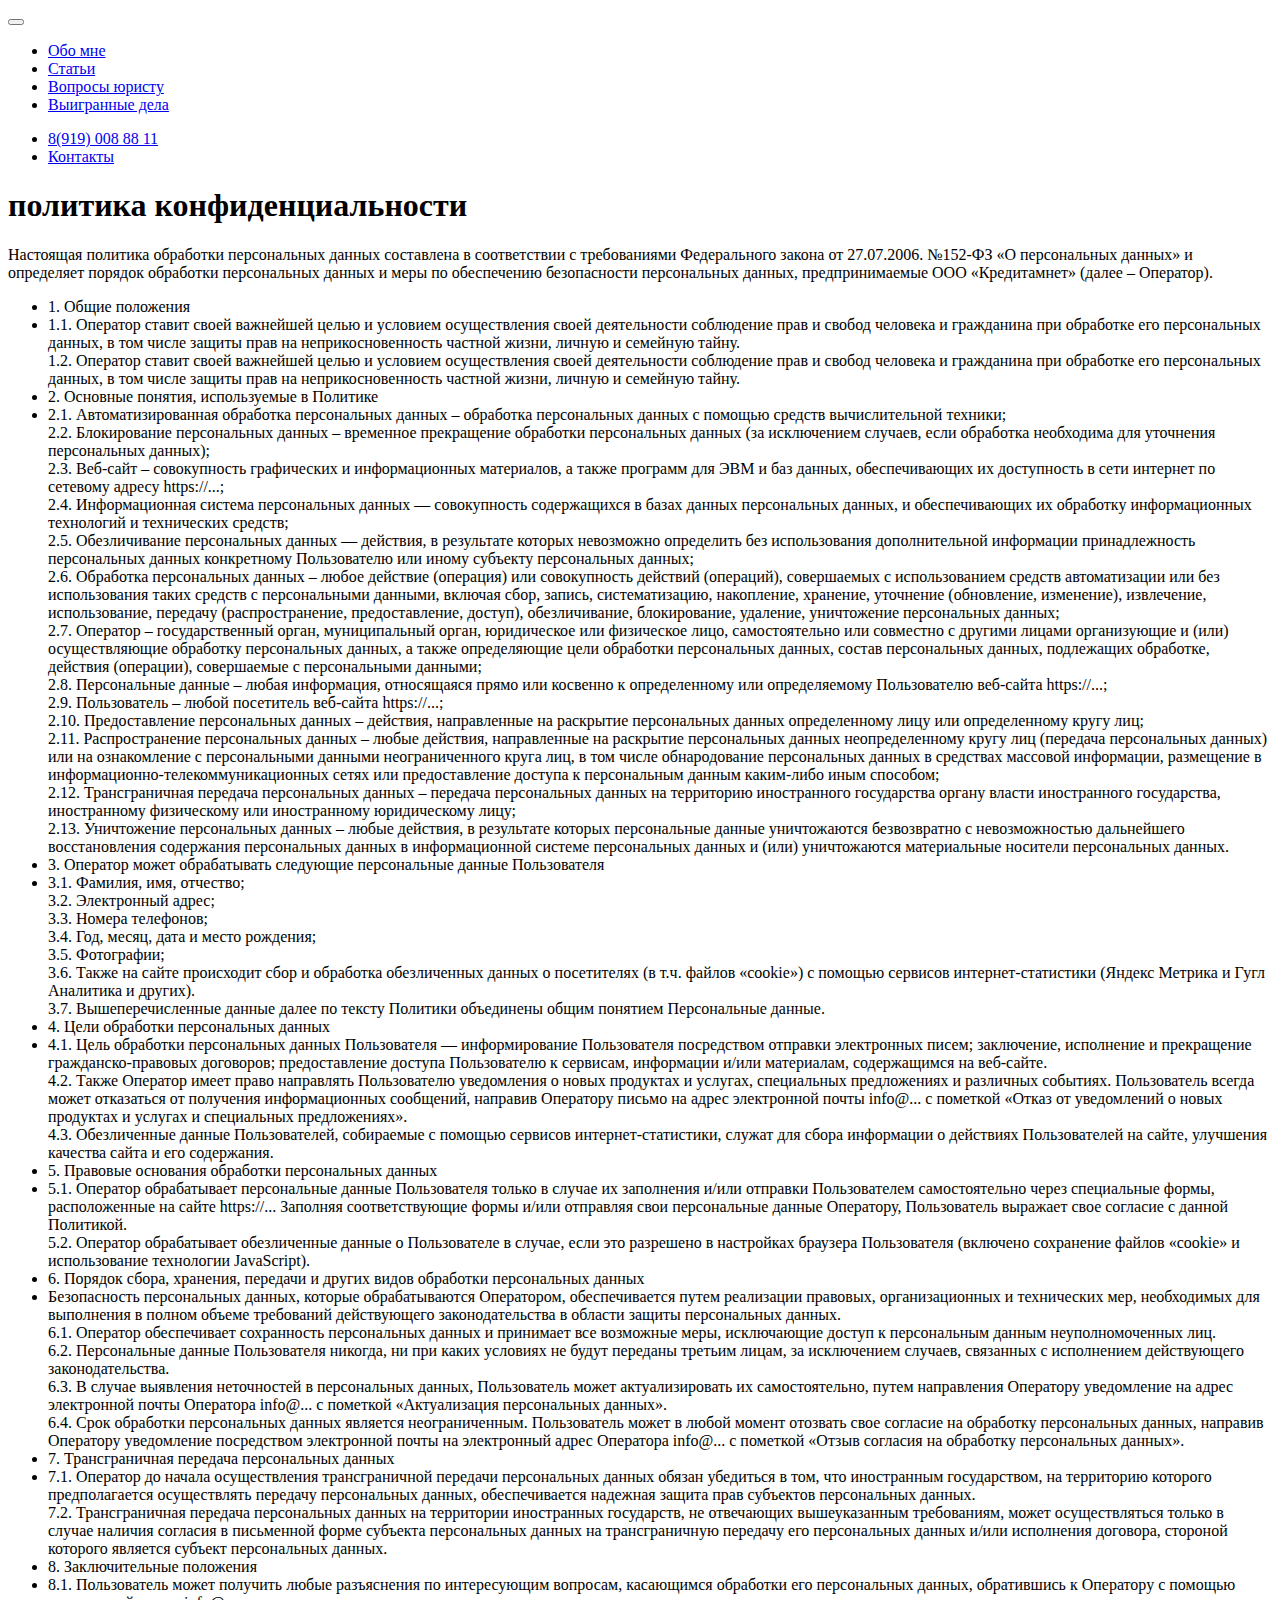
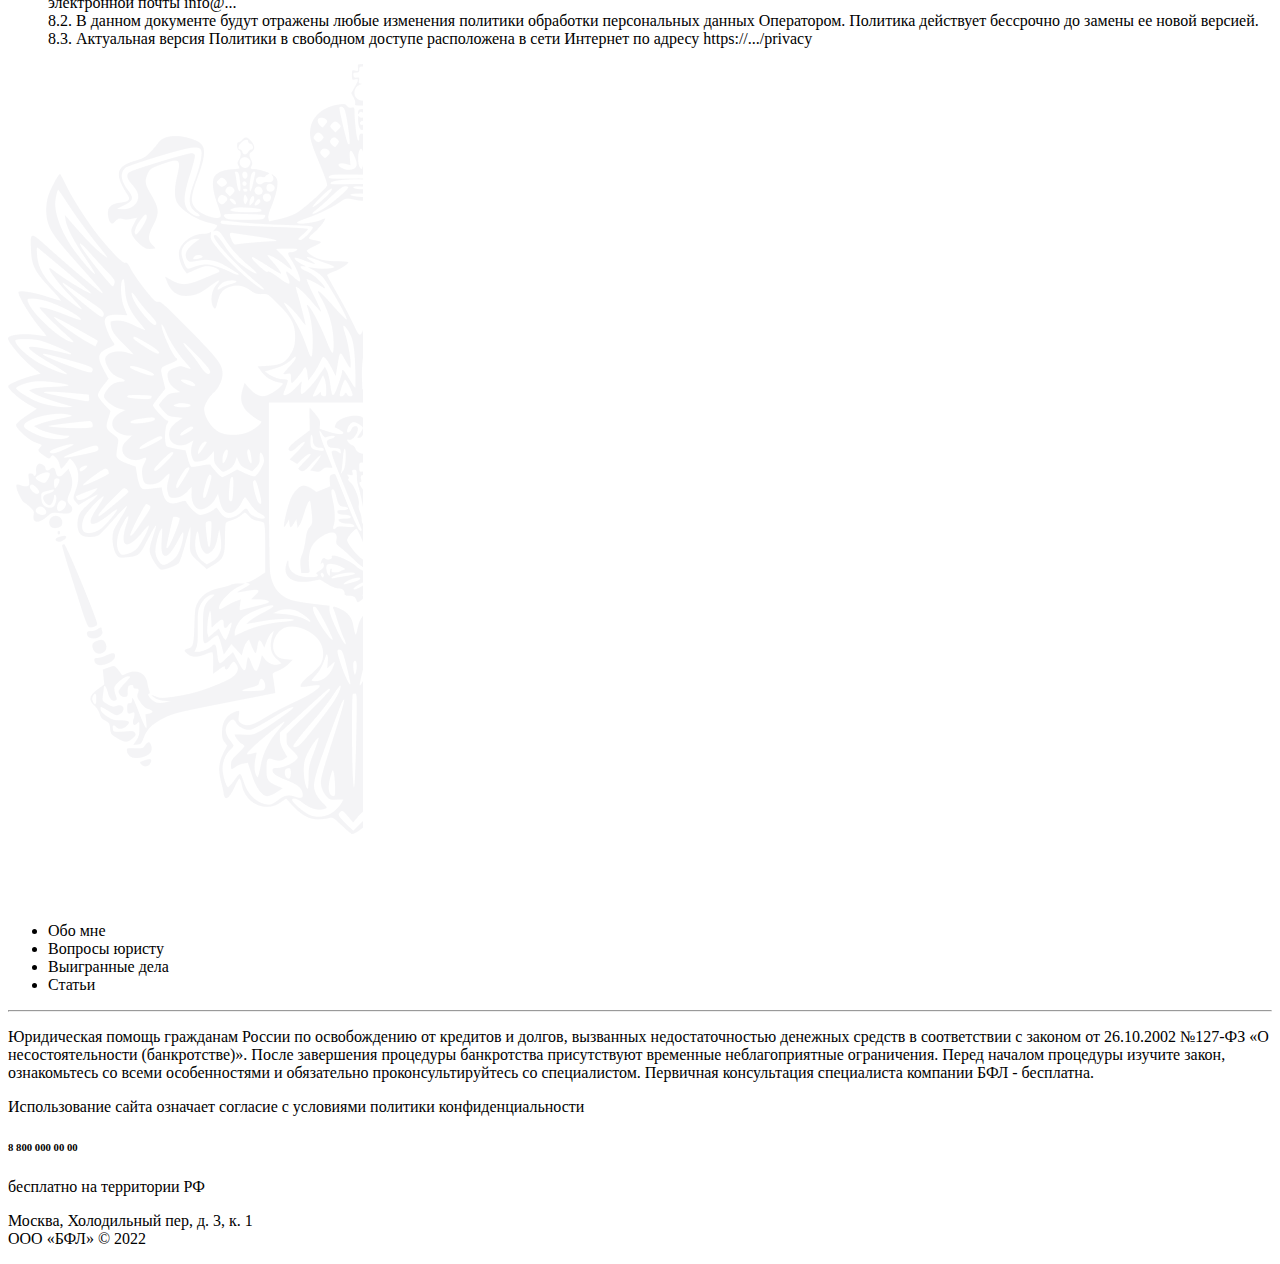
<file: src/policy.html>
<!doctype html>
<html lang="en">
<head>
    <meta charset="utf-8">
    <meta name="viewport" content="width=device-width, initial-scale=1">
    <title>Bootstrap w/ Vite</title>
    <link rel="stylesheet" href="https://fonts.googleapis.com/css?family=Forum">
    <link rel="stylesheet" href="scss/styles.scss">
    <script type="module" src="./js/main.js"></script>
</head>
<body>

<div class="container">
    <div class="row header">
        <div class="col-md-2">
            <div class="logo"></div>
        </div>
        <div class="col-md-10">
            <nav class="navbar navbar-expand-lg">
                <div class="container-fluid">
                    <button class="navbar-toggler" type="button" data-bs-toggle="collapse" data-bs-target="#navbarSupportedContent" aria-controls="navbarSupportedContent" aria-expanded="false" aria-label="Toggle navigation">
                        <span class="navbar-toggler-icon"></span>
                    </button>
                    <div class="collapse navbar-collapse" id="navbarSupportedContent">
                        <ul class="navbar-nav me-auto mb-2 mb-lg-0">
                            <li class="nav-item">
                                <a class="nav-link" aria-current="page" href="#">Обо мне</a>
                            </li>
                            <li class="nav-item">
                                <a class="nav-link" href="#">Статьи</a>
                            </li>
                            <li class="nav-item">
                                <a class="nav-link" href="#">Вопросы юристу</a>
                            </li>
                            <li class="nav-item">
                              <a class="nav-link" href="#">Выигранные дела</a>
                            </li>
                        </ul>
                        <ul class="navbar-nav me-auto mb-2 mb-lg-0 right-list">
                            <li class="nav-item">
                                <a class="nav-link tel" href="tel:79190088811">8(919) 008 88 11</a>
                            </li>
                            <li class="nav-item">
                                <a class="nav-link" href="#">Контакты</a>
                            </li>
                        </ul>
                    </div>
                </div>
            </nav>
        </div>
    </div>
</div>

<div class="container-fluid conf-policy">
    <div class="container">
        <div class="row ">
            <div class="col">
                <h1>политика конфиденциальности</h1>
                <p>Настоящая политика обработки персональных данных составлена в соответствии с требованиями Федерального закона от 27.07.2006. №152-ФЗ «О персональных данных» и определяет порядок обработки персональных данных и меры по обеспечению безопасности персональных данных, предпринимаемые ООО «Кредитамнет» (далее – Оператор).</p>
                <ul class="conf-policy__list">
                    <li class="conf-policy__list__main">
                        1. Общие положения
                    </li>
                    <li class="conf-policy__list__second">
                        1.1. Оператор ставит своей важнейшей целью и условием осуществления своей деятельности соблюдение прав и свобод человека и гражданина при обработке его персональных данных, в том числе защиты прав на неприкосновенность частной жизни, личную и семейную тайну.<br>
                        1.2. Оператор ставит своей важнейшей целью и условием осуществления своей деятельности соблюдение прав и свобод человека и гражданина при обработке его персональных данных, в том числе защиты прав на неприкосновенность частной жизни, личную и семейную тайну.
                    </li>
                    <li class="conf-policy__list__main">
                        2. Основные понятия, используемые в Политике
                    </li>
                    <li class="conf-policy__list__second">
                        2.1. Автоматизированная обработка персональных данных – обработка персональных данных с помощью средств вычислительной техники;<br>
                        2.2. Блокирование персональных данных – временное прекращение обработки персональных данных (за исключением случаев, если обработка необходима для уточнения персональных данных);<br>
                        2.3. Веб-сайт – совокупность графических и информационных материалов, а также программ для ЭВМ и баз данных, обеспечивающих их доступность в сети интернет по сетевому адресу https://...;<br>
                        2.4. Информационная система персональных данных — совокупность содержащихся в базах данных персональных данных, и обеспечивающих их обработку информационных технологий и технических средств;<br>
                        2.5. Обезличивание персональных данных — действия, в результате которых невозможно определить без использования дополнительной информации принадлежность персональных данных конкретному Пользователю или иному субъекту персональных данных;<br>
                        2.6. Обработка персональных данных – любое действие (операция) или совокупность действий (операций), совершаемых с использованием средств автоматизации или без использования таких средств с персональными данными, включая сбор, запись, систематизацию, накопление, хранение, уточнение (обновление, изменение), извлечение, использование, передачу (распространение, предоставление, доступ), обезличивание, блокирование, удаление, уничтожение персональных данных;<br>
                        2.7. Оператор – государственный орган, муниципальный орган, юридическое или физическое лицо, самостоятельно или совместно с другими лицами организующие и (или) осуществляющие обработку персональных данных, а также определяющие цели обработки персональных данных, состав персональных данных, подлежащих обработке, действия (операции), совершаемые с персональными данными;<br>
                        2.8. Персональные данные – любая информация, относящаяся прямо или косвенно к определенному или определяемому Пользователю веб-сайта https://...;<br>
                        2.9. Пользователь – любой посетитель веб-сайта https://...;<br>
                        2.10. Предоставление персональных данных – действия, направленные на раскрытие персональных данных определенному лицу или определенному кругу лиц;<br>
                        2.11. Распространение персональных данных – любые действия, направленные на раскрытие персональных данных неопределенному кругу лиц (передача персональных данных) или на ознакомление с персональными данными неограниченного круга лиц, в том числе обнародование персональных данных в средствах массовой информации, размещение в информационно-телекоммуникационных сетях или предоставление доступа к персональным данным каким-либо иным способом;<br>
                        2.12. Трансграничная передача персональных данных – передача персональных данных на территорию иностранного государства органу власти иностранного государства, иностранному физическому или иностранному юридическому лицу;<br>
                        2.13. Уничтожение персональных данных – любые действия, в результате которых персональные данные уничтожаются безвозвратно с невозможностью дальнейшего восстановления содержания персональных данных в информационной системе персональных данных и (или) уничтожаются материальные носители персональных данных.<br>
                    </li>
                    <li class="conf-policy__list__main">
                        3. Оператор может обрабатывать следующие персональные данные Пользователя
                    </li>
                    <li class="conf-policy__list__second">
                        3.1. Фамилия, имя, отчество;<br>
                        3.2. Электронный адрес;<br>
                        3.3. Номера телефонов;<br>
                        3.4. Год, месяц, дата и место рождения;<br>
                        3.5. Фотографии;<br>
                        3.6. Также на сайте происходит сбор и обработка обезличенных данных о посетителях (в т.ч. файлов «cookie») с помощью сервисов интернет-статистики (Яндекс Метрика и Гугл Аналитика и других).<br>
                        3.7. Вышеперечисленные данные далее по тексту Политики объединены общим понятием Персональные данные.<br>
                    </li>

                    <li class="conf-policy__list__main">
                        4. Цели обработки персональных данных
                    </li>
                    <li class="conf-policy__list__second">
                        4.1. Цель обработки персональных данных Пользователя — информирование Пользователя посредством отправки электронных писем; заключение, исполнение и прекращение гражданско-правовых договоров; предоставление доступа Пользователю к сервисам, информации и/или материалам, содержащимся на веб-сайте.<br>
                        4.2. Также Оператор имеет право направлять Пользователю уведомления о новых продуктах и услугах, специальных предложениях и различных событиях. Пользователь всегда может отказаться от получения информационных сообщений, направив Оператору письмо на адрес электронной почты info@... с пометкой «Отказ от уведомлений о новых продуктах и услугах и специальных предложениях».<br>
                        4.3. Обезличенные данные Пользователей, собираемые с помощью сервисов интернет-статистики, служат для сбора информации о действиях Пользователей на сайте, улучшения качества сайта и его содержания.
                    </li>
                    <li class="conf-policy__list__main">
                        5. Правовые основания обработки персональных данных
                    </li>
                    <li class="conf-policy__list__second">
                        5.1. Оператор обрабатывает персональные данные Пользователя только в случае их заполнения и/или отправки Пользователем самостоятельно через специальные формы, расположенные на сайте https://... Заполняя соответствующие формы и/или отправляя свои персональные данные Оператору, Пользователь выражает свое согласие с данной Политикой.<br>
                        5.2. Оператор обрабатывает обезличенные данные о Пользователе в случае, если это разрешено в настройках браузера Пользователя (включено сохранение файлов «cookie» и использование технологии JavaScript).
                    </li>
                    <li class="conf-policy__list__main">
                        6. Порядок сбора, хранения, передачи и других видов обработки персональных данных
                    </li>
                    <li class="conf-policy__list__second">
                        Безопасность персональных данных, которые обрабатываются Оператором, обеспечивается путем реализации правовых, организационных и технических мер, необходимых для выполнения в полном объеме требований действующего законодательства в области защиты персональных данных.<br>
                        6.1. Оператор обеспечивает сохранность персональных данных и принимает все возможные меры, исключающие доступ к персональным данным неуполномоченных лиц.<br>
                        6.2. Персональные данные Пользователя никогда, ни при каких условиях не будут переданы третьим лицам, за исключением случаев, связанных с исполнением действующего законодательства.<br>
                        6.3. В случае выявления неточностей в персональных данных, Пользователь может актуализировать их самостоятельно, путем направления Оператору уведомление на адрес электронной почты Оператора info@... с пометкой «Актуализация персональных данных».<br>
                        6.4. Срок обработки персональных данных является неограниченным. Пользователь может в любой момент отозвать свое согласие на обработку персональных данных, направив Оператору уведомление посредством электронной почты на электронный адрес Оператора info@... с пометкой «Отзыв согласия на обработку персональных данных».
                    </li>
                    <li class="conf-policy__list__main">
                        7. Трансграничная передача персональных данных
                    </li>
                    <li class="conf-policy__list__second">
                        7.1. Оператор до начала осуществления трансграничной передачи персональных данных обязан убедиться в том, что иностранным государством, на территорию которого предполагается осуществлять передачу персональных данных, обеспечивается надежная защита прав субъектов персональных данных.<br>
                        7.2. Трансграничная передача персональных данных на территории иностранных государств, не отвечающих вышеуказанным требованиям, может осуществляться только в случае наличия согласия в письменной форме субъекта персональных данных на трансграничную передачу его персональных данных и/или исполнения договора, стороной которого является субъект персональных данных.
                    </li>
                    <li class="conf-policy__list__main">
                        8. Заключительные положения
                    </li>
                    <li class="conf-policy__list__second">
                        8.1. Пользователь может получить любые разъяснения по интересующим вопросам, касающимся обработки его персональных данных, обратившись к Оператору с помощью электронной почты info@...<br>
                        8.2. В данном документе будут отражены любые изменения политики обработки персональных данных Оператором. Политика действует бессрочно до замены ее новой версией.<br>
                        8.3. Актуальная версия Политики в свободном доступе расположена в сети Интернет по адресу https://.../privacy
                    </li>
                </ul>
            </div>
        </div>
    </div>
</div>
<div class="background_emblema">
    <img src="./images/emblem.png" alt="">
</div>


<div class="container-fluid footer">
    <div class="container ">
        <div class="row">
            <div class="col-8">
                <img src="./images/logo_footer.png" alt="" class="footer__logo">
                <ul class="footer__menu">
                    <li>Обо мне</li>
                    <li>Вопросы юристу</li>
                    <li>Выигранные дела</li>
                    <li>Статьи</li>
                </ul>
                <hr>
                <p>Юридическая помощь гражданам России по освобождению от кредитов и долгов,
                    вызванных недостаточностью денежных средств в соответствии с законом от 26.10.2002 №127-ФЗ «О несостоятельности (банкротстве)». После завершения процедуры банкротства присутствуют временные неблагоприятные ограничения. Перед началом процедуры изучите закон, ознакомьтесь со всеми особенностями и обязательно проконсультируйтесь со специалистом. Первичная консультация специалиста компании БФЛ - бесплатна.</p>
                <p>Использование сайта означает согласие с
                    условиями политики конфиденциальности</p>
            </div>
            <div class="col-4 footer__contacts">
                <h6>8 800 000 00 00</h6>
                <p>
                    бесплатно на территории РФ
                </p>
                <p>Москва, Холодильный пер, д. 3, к. 1<br>
                    ООО «БФЛ» © 2022</p>
            </div>
        </div>
    </div>
</div>
</body>
<script>
    function btn1onclick() {
        document.getElementById('btn2').classList.add('unchecked');
        document.getElementById('btn1').classList.remove('unchecked');
    }
    function btn2onclick() {
        document.getElementById('btn1').classList.add('unchecked');
        document.getElementById('btn2').classList.remove('unchecked');
    }
</script>
</html>
</file>
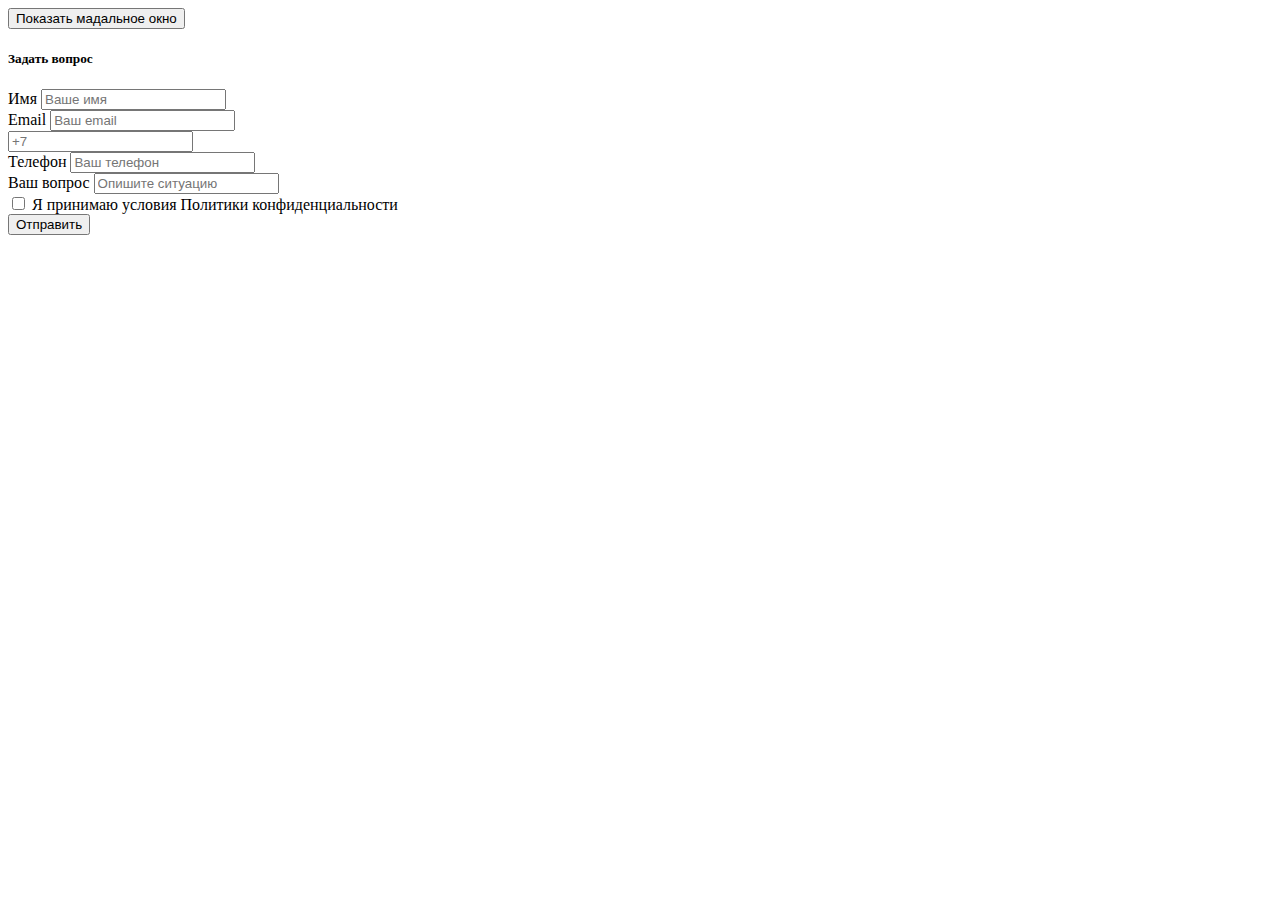
<file: src/questionform.html>
<!doctype html>
<html lang="en">
<head>
    <meta charset="utf-8">
    <meta name="viewport" content="width=device-width, initial-scale=1">
    <title>Bootstrap w/ Vite</title>
    <link rel="stylesheet" href="scss/styles.scss">
    <script type="module" src="./js/main.js"></script>
</head>
<body>
<!-- Button trigger modal -->
<button type="button" class="btn btn-primary" data-bs-toggle="modal" data-bs-target="#modal__question">
    Показать мадальное окно
</button>

<!-- Modal -->
<div class="modal fade" id="modal__question" tabindex="-1" aria-labelledby="exampleModalLabel" aria-hidden="true">
    <div class="modal-dialog">
        <div class="modal-content">
                <h5 class="modal-title" id="exampleModalLabel">Задать вопрос</h5>
                <div class="form-control">
                    <label for="#modal__question__yourname">Имя</label>
                    <input id="#modal__question__yourname" type="text" placeholder="Ваше имя">
                </div>
                <div class="form-control">
                    <label for="#modal__question__youremail">Email</label>
                    <input id="#modal__question__youremail" type="text" placeholder="Ваш email">
                </div>
                <div class="form-control tel2">
                    <div>
                        <label class="modal__question__label" for="modal__question__telprefix"></label>
                        <input id="modal__question__telprefix" type="text" placeholder="+7">
                    </div>
                    <label for="#modal__question__yourphone">Телефон</label>
                    <input id="#modal__question__yourphone" type="text" placeholder="Ваш телефон">
                </div>
                <div class="form-control">
                    <label for="#yourquestion">Ваш вопрос</label>
                    <input id="#yourquestion" type="text" placeholder="Опишите ситуацию">
                </div>
                <div class=" policy">
                    <input id="modal__question__checkbox" type="checkbox">
                    <label id="labelcheckbox" for="modal__question__checkbox">
                        Я принимаю условия Политики конфиденциальности
                    </label>
                </div>
                <button type="button" class="btn btn-primary" data-bs-dismiss="modal">Отправить</button>
        </div>
    </div>
</div>

</body>
</html>
</file>
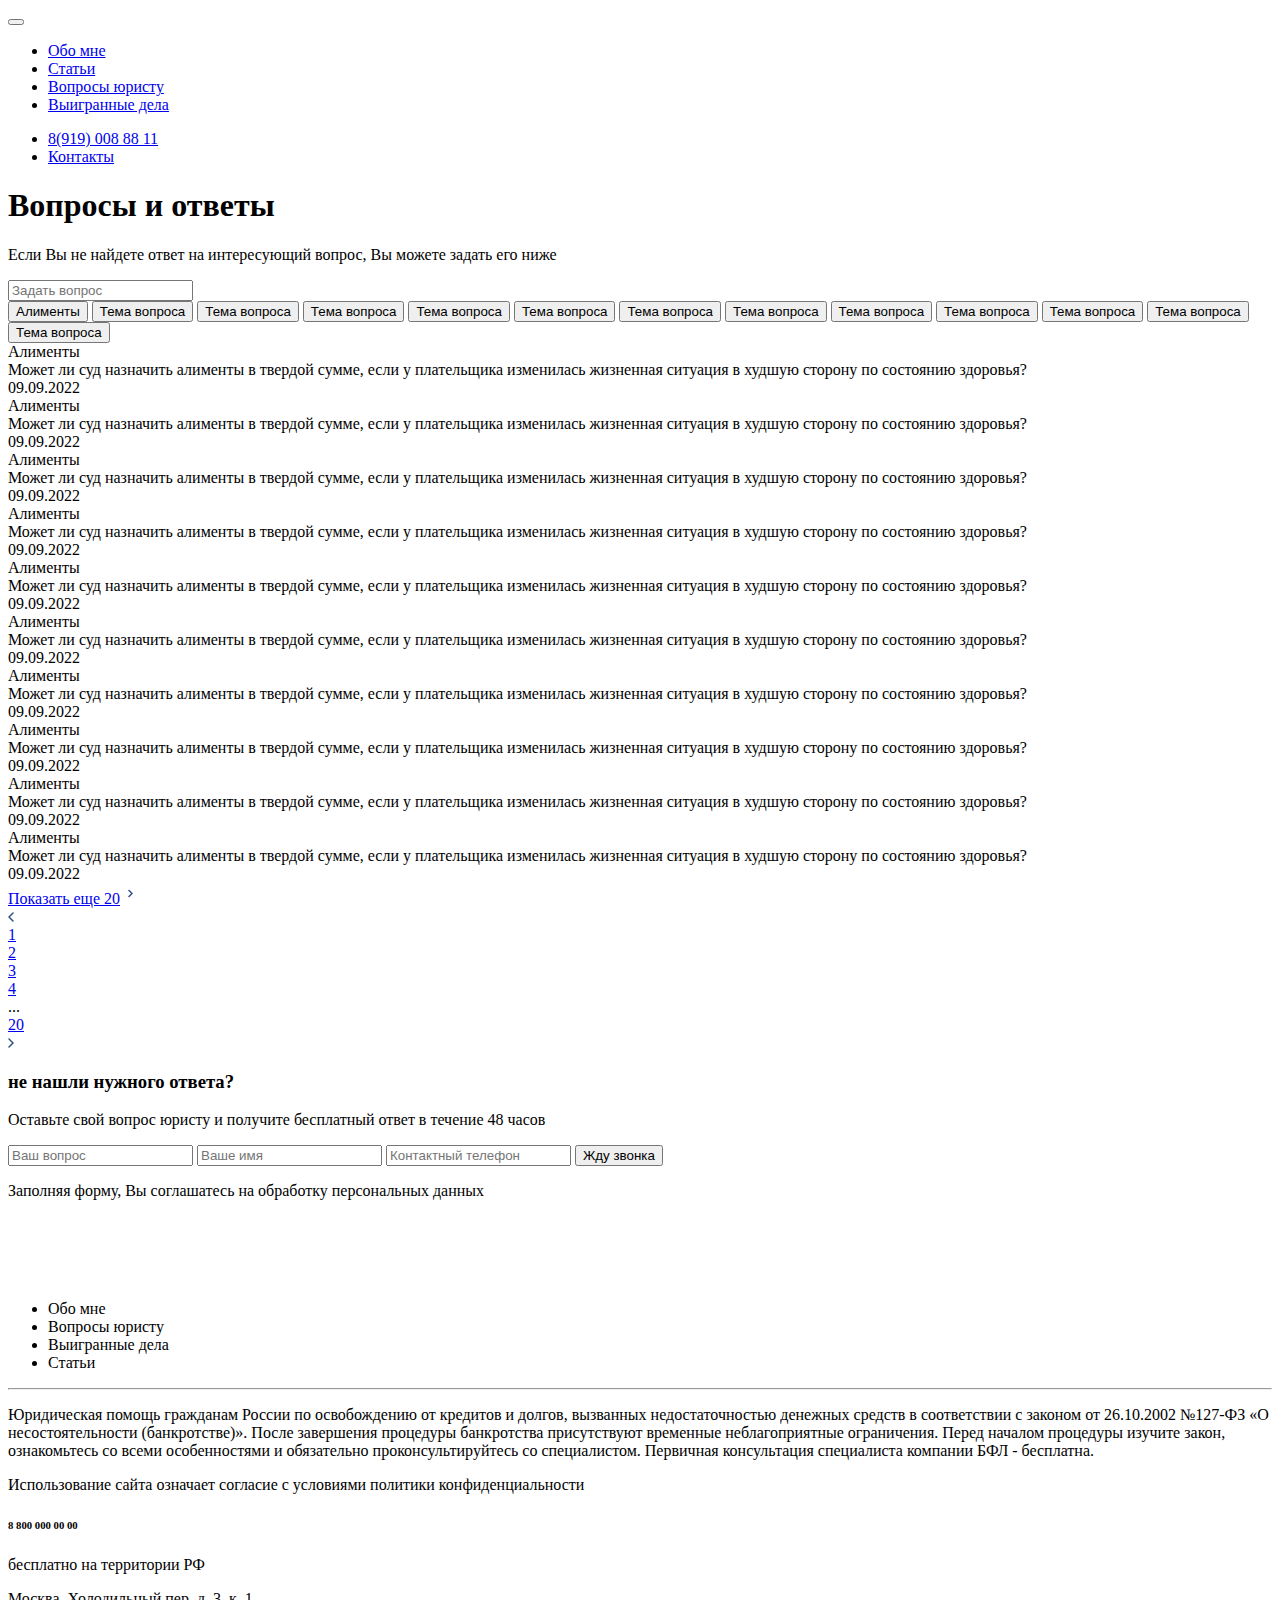
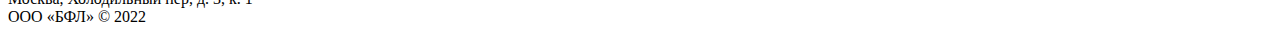
<file: src/questions_and_answers.html>
<!doctype html>
<html lang="en">
<head>
    <meta charset="utf-8">
    <meta name="viewport" content="width=device-width, initial-scale=1">
    <title>Bootstrap w/ Vite</title>
    <link rel="stylesheet" href="https://fonts.googleapis.com/css?family=Forum">
    <link rel="stylesheet" href="scss/styles.scss">
    <script type="module" src="./js/main.js"></script>
</head>
<body>

<div class="container">
    <div class="row header">
        <div class="col-md-2">
            <div class="logo"></div>
        </div>
        <div class="col-md-10">
            <nav class="navbar navbar-expand-lg">
                <div class="container-fluid">
                    <button class="navbar-toggler" type="button" data-bs-toggle="collapse" data-bs-target="#navbarSupportedContent" aria-controls="navbarSupportedContent" aria-expanded="false" aria-label="Toggle navigation">
                        <span class="navbar-toggler-icon"></span>
                    </button>
                    <div class="collapse navbar-collapse" id="navbarSupportedContent">
                        <ul class="navbar-nav me-auto mb-2 mb-lg-0">
                            <li class="nav-item">
                                <a class="nav-link" aria-current="page" href="#">Обо мне</a>
                            </li>
                            <li class="nav-item">
                                <a class="nav-link" href="#">Статьи</a>
                            </li>
                            <li class="nav-item">
                                <a class="nav-link" href="#">Вопросы юристу</a>
                            </li>
                            <li class="nav-item">
                              <a class="nav-link" href="#">Выигранные дела</a>
                            </li>
                        </ul>
                        <ul class="navbar-nav me-auto mb-2 mb-lg-0 right-list">
                            <li class="nav-item">
                                <a class="nav-link tel" href="tel:79190088811">8(919) 008 88 11</a>
                            </li>
                            <li class="nav-item">
                                <a class="nav-link" href="#">Контакты</a>
                            </li>
                        </ul>
                    </div>
                </div>
            </nav>
        </div>
    </div>
</div>

<div class="container-fluid faq">
    <div class="container">
        <div class="row">
            <div class="col">
                <h1>
                    Вопросы и ответы
                </h1>
                <p>Если Вы не найдете ответ на интересующий вопрос, Вы можете задать его ниже</p>
                <div class="faq__search">
                    <label for="faq__search__input"></label>
                    <input id="faq__search__input" type="text" class="faq__search__input" placeholder="Задать вопрос">
                </div>
                <div class="faq__names">
                    <button type="button" class="btn btn-primary">Алименты</button>
                    <button type="button" class="btn btn-primary unchecked">Тема вопроса</button>
                    <button type="button" class="btn btn-primary unchecked">Тема вопроса</button>
                    <button type="button" class="btn btn-primary unchecked">Тема вопроса</button>
                    <button type="button" class="btn btn-primary unchecked">Тема вопроса</button>
                    <button type="button" class="btn btn-primary unchecked">Тема вопроса</button>
                    <button type="button" class="btn btn-primary unchecked">Тема вопроса</button>
                    <button type="button" class="btn btn-primary unchecked">Тема вопроса</button>
                    <button type="button" class="btn btn-primary unchecked">Тема вопроса</button>
                    <button type="button" class="btn btn-primary unchecked">Тема вопроса</button>
                    <button type="button" class="btn btn-primary unchecked">Тема вопроса</button>
                    <button type="button" class="btn btn-primary unchecked">Тема вопроса</button>
                    <button type="button" class="btn btn-primary unchecked">Тема вопроса</button>
<!--                    <button type="button" class="btn btn-primary readmore">Показать еще</button>-->
                </div>
            </div>
        </div>
        <div class="row">
            <div class="col">
                <div class="faq__card">
                    <div class="faq__card__name">
                        Алименты
                    </div>
                    <div class="faq__card__description">
                        Может ли суд назначить алименты в твердой сумме,
                        если у плательщика изменилась жизненная ситуация
                        в худшую сторону по состоянию здоровья?
                        <div class="faq__card__readmore">
                        </div>
                    </div>
                    <div class="faq__card__date">
                        09.09.2022
                    </div>
                </div>
            </div>
            <div class="col">
                <div class="faq__card">
                    <div class="faq__card__name">
                        Алименты
                    </div>
                    <div class="faq__card__description">
                        Может ли суд назначить алименты в твердой сумме,
                        если у плательщика изменилась жизненная ситуация
                        в худшую сторону по состоянию здоровья?
                        <div class="faq__card__readmore">
                        </div>
                    </div>
                    <div class="faq__card__date">
                        09.09.2022
                    </div>
                </div>
            </div>

        </div>
        <div class="row">
            <div class="col">
                <div class="faq__card">
                    <div class="faq__card__name">
                        Алименты
                    </div>
                    <div class="faq__card__description">
                        Может ли суд назначить алименты в твердой сумме,
                        если у плательщика изменилась жизненная ситуация
                        в худшую сторону по состоянию здоровья?
                        <div class="faq__card__readmore">
                        </div>
                    </div>
                    <div class="faq__card__date">
                        09.09.2022
                    </div>
                </div>
            </div>
            <div class="col">
                <div class="faq__card">
                    <div class="faq__card__name">
                        Алименты
                    </div>
                    <div class="faq__card__description">
                        Может ли суд назначить алименты в твердой сумме,
                        если у плательщика изменилась жизненная ситуация
                        в худшую сторону по состоянию здоровья?
                        <div class="faq__card__readmore">
                        </div>
                    </div>
                    <div class="faq__card__date">
                        09.09.2022
                    </div>
                </div>
            </div>
        </div>
        <div class="row">
            <div class="col">
                <div class="faq__card">
                    <div class="faq__card__name">
                        Алименты
                    </div>
                    <div class="faq__card__description">
                        Может ли суд назначить алименты в твердой сумме,
                        если у плательщика изменилась жизненная ситуация
                        в худшую сторону по состоянию здоровья?
                        <div class="faq__card__readmore">
                        </div>
                    </div>
                    <div class="faq__card__date">
                        09.09.2022
                    </div>
                </div>
            </div>
            <div class="col">
                <div class="faq__card">
                    <div class="faq__card__name">
                        Алименты
                    </div>
                    <div class="faq__card__description">
                        Может ли суд назначить алименты в твердой сумме,
                        если у плательщика изменилась жизненная ситуация
                        в худшую сторону по состоянию здоровья?
                        <div class="faq__card__readmore">
                        </div>
                    </div>
                    <div class="faq__card__date">
                        09.09.2022
                    </div>
                </div>
            </div>
        </div>
        <div class="row">
            <div class="col">
                <div class="faq__card">
                    <div class="faq__card__name">
                        Алименты
                    </div>
                    <div class="faq__card__description">
                        Может ли суд назначить алименты в твердой сумме,
                        если у плательщика изменилась жизненная ситуация
                        в худшую сторону по состоянию здоровья?
                        <div class="faq__card__readmore">
                        </div>
                    </div>
                    <div class="faq__card__date">
                        09.09.2022
                    </div>
                </div>
            </div>
            <div class="col">
                <div class="faq__card">
                    <div class="faq__card__name">
                        Алименты
                    </div>
                    <div class="faq__card__description">
                        Может ли суд назначить алименты в твердой сумме,
                        если у плательщика изменилась жизненная ситуация
                        в худшую сторону по состоянию здоровья?
                        <div class="faq__card__readmore">
                        </div>
                    </div>
                    <div class="faq__card__date">
                        09.09.2022
                    </div>
                </div>
            </div>
        </div>
        <div class="row">
            <div class="col">
                <div class="faq__card">
                    <div class="faq__card__name">
                        Алименты
                    </div>
                    <div class="faq__card__description">
                        Может ли суд назначить алименты в твердой сумме,
                        если у плательщика изменилась жизненная ситуация
                        в худшую сторону по состоянию здоровья?
                        <div class="faq__card__readmore">
                        </div>
                    </div>
                    <div class="faq__card__date">
                        09.09.2022
                    </div>
                </div>
            </div>
            <div class="col">
                <div class="faq__card">
                    <div class="faq__card__name">
                        Алименты
                    </div>
                    <div class="faq__card__description">
                        Может ли суд назначить алименты в твердой сумме,
                        если у плательщика изменилась жизненная ситуация
                        в худшую сторону по состоянию здоровья?
                        <div class="faq__card__readmore">
                        </div>
                    </div>
                    <div class="faq__card__date">
                        09.09.2022
                    </div>
                </div>
            </div>
        </div>
        <div class="row">
            <div class="col-6">
                <div class="faq__readall">
                    <a href="#" class="faq__read20">Показать еще 20<img src="./images/readall__arrow.png" alt=""></a>
                </div>
            </div>
            <div class="col-6">
                <div class="faq__read-page">
                    <a href="#">
                        <img src="./images/left_icon.png" alt="" class="faq__read-page__lefticon">
                    </a>
                    <div class="faq__read-page__current-page">
                        <a href="#">1</a>
                    </div>
                    <div class="faq__read-page__page">
                        <a href="#">2</a>
                    </div>
                    <div class="faq__read-page__page">
                        <a href="#">3</a>
                    </div>
                    <div class="faq__read-page__page">
                        <a href="#">4</a>
                    </div>
                    <div class="faq__read-page__page">
                        ...
                    </div>
                    <div class="faq__read-page__page">
                        <a href="#">20</a>
                    </div>
                    <a href="#">
                        <img src="./images/right_icon.png" alt="" class="faq__read-page__righticon">
                    </a>
                </div>
            </div>
        </div>
    </div>
</div>
<div class="container-fluid">
    <div class="container wait-call">
        <div class="row">
            <div class="col">
                <h3>
                    не нашли нужного ответа?
                </h3>
                <p>Оставьте свой вопрос юристу и получите бесплатный ответ в течение 48 часов</p>
                <form action="#">
                    <input type="text" placeholder="Ваш вопрос">
                    <input type="text" placeholder="Ваше имя">
                    <input type="text" placeholder="Контактный телефон">
                    <input type="submit" value="Жду звонка">
                </form>
                <p>Заполняя форму, Вы соглашатесь на обработку персональных данных</p>
            </div>
        </div>
    </div>
</div>

<div class="container-fluid footer">
    <div class="container ">
        <div class="row">
            <div class="col-8">
                <img src="./images/logo_footer.png" alt="" class="footer__logo">
                <ul class="footer__menu">
                    <li>Обо мне</li>
                    <li>Вопросы юристу</li>
                    <li>Выигранные дела</li>
                    <li>Статьи</li>
                </ul>
                <hr>
                <p>Юридическая помощь гражданам России по освобождению от кредитов и долгов,
                    вызванных недостаточностью денежных средств в соответствии с законом от 26.10.2002 №127-ФЗ «О несостоятельности (банкротстве)». После завершения процедуры банкротства присутствуют временные неблагоприятные ограничения. Перед началом процедуры изучите закон, ознакомьтесь со всеми особенностями и обязательно проконсультируйтесь со специалистом. Первичная консультация специалиста компании БФЛ - бесплатна.</p>
                <p>Использование сайта означает согласие с
                    условиями политики конфиденциальности</p>
            </div>
            <div class="col-4 footer__contacts">
                <h6>8 800 000 00 00</h6>
                <p>
                    бесплатно на территории РФ
                </p>
                <p>Москва, Холодильный пер, д. 3, к. 1<br>
                    ООО «БФЛ» © 2022</p>
            </div>
        </div>
    </div>
</div>

</body>
<script>
    function btn1onclick() {
        document.getElementById('btn2').classList.add('unchecked');
        document.getElementById('btn1').classList.remove('unchecked');
    }
    function btn2onclick() {
        document.getElementById('btn1').classList.add('unchecked');
        document.getElementById('btn2').classList.remove('unchecked');
    }
</script>
</html>
</file>
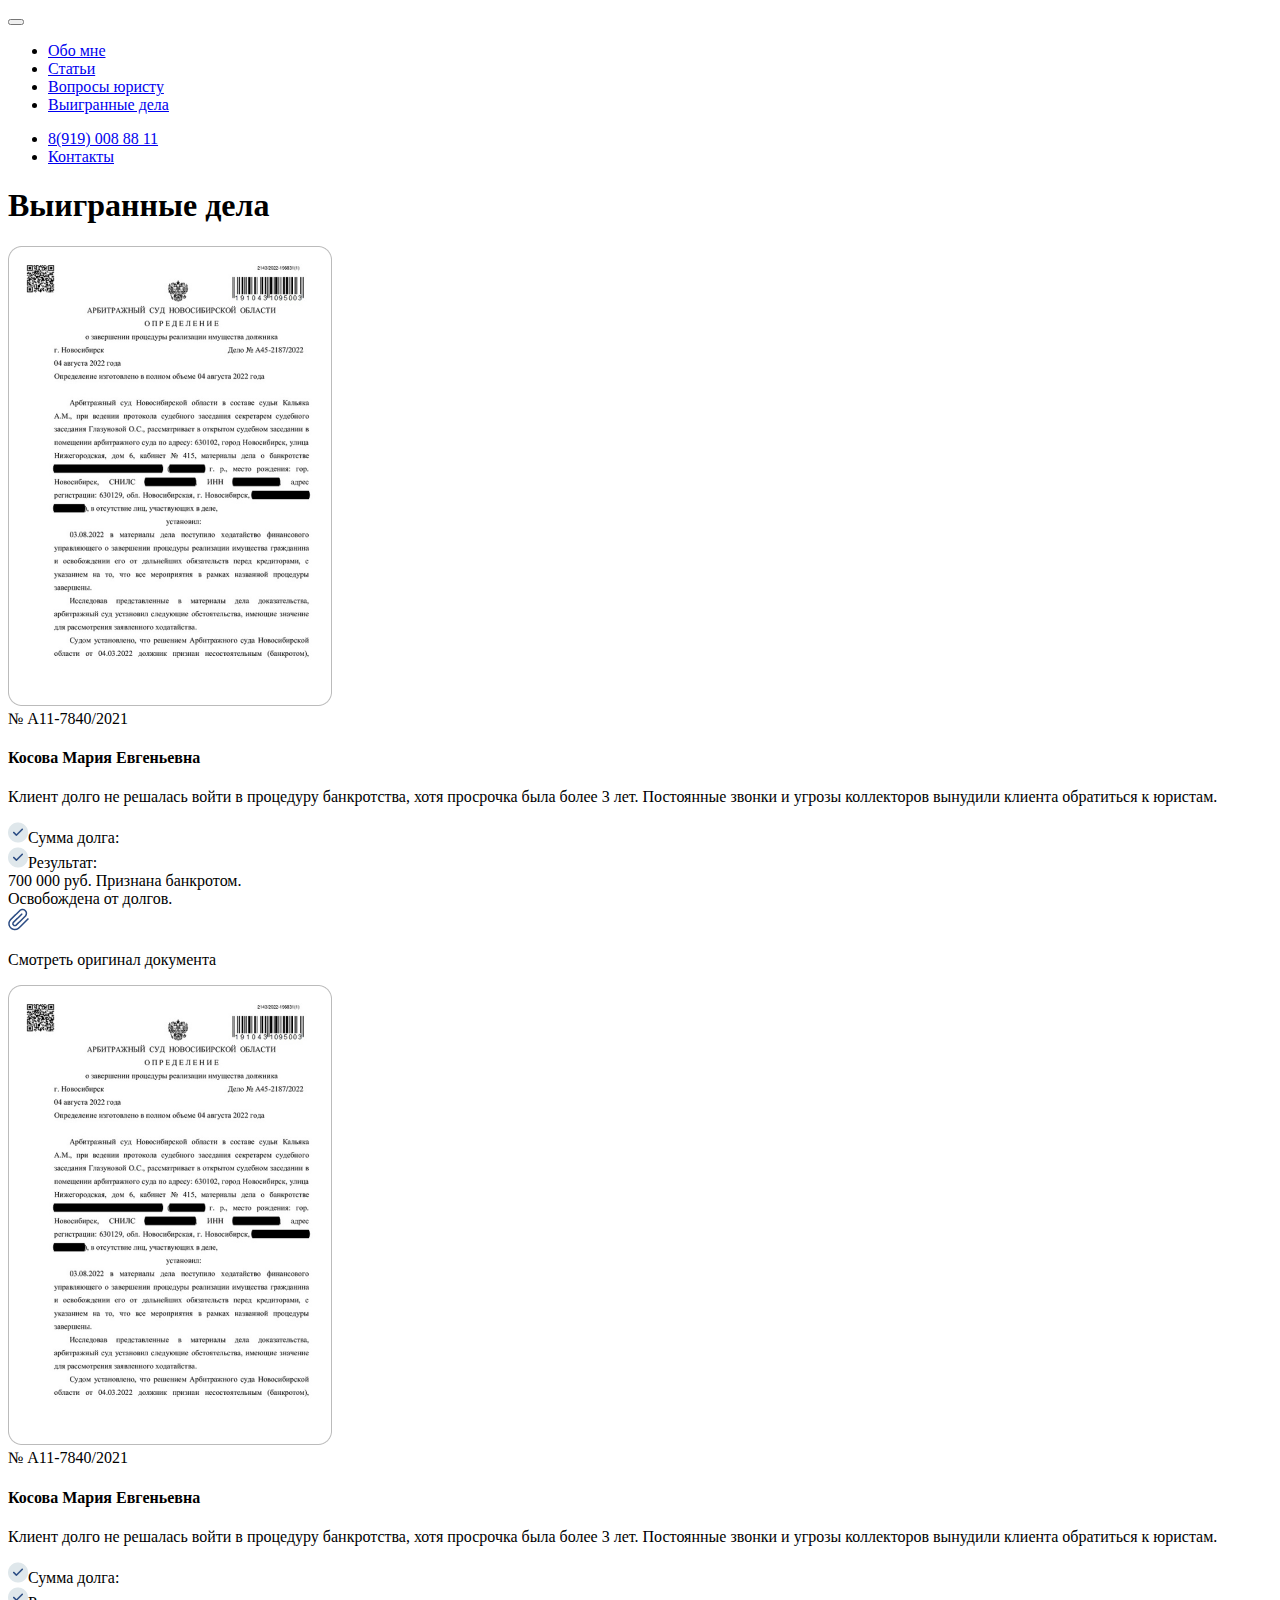
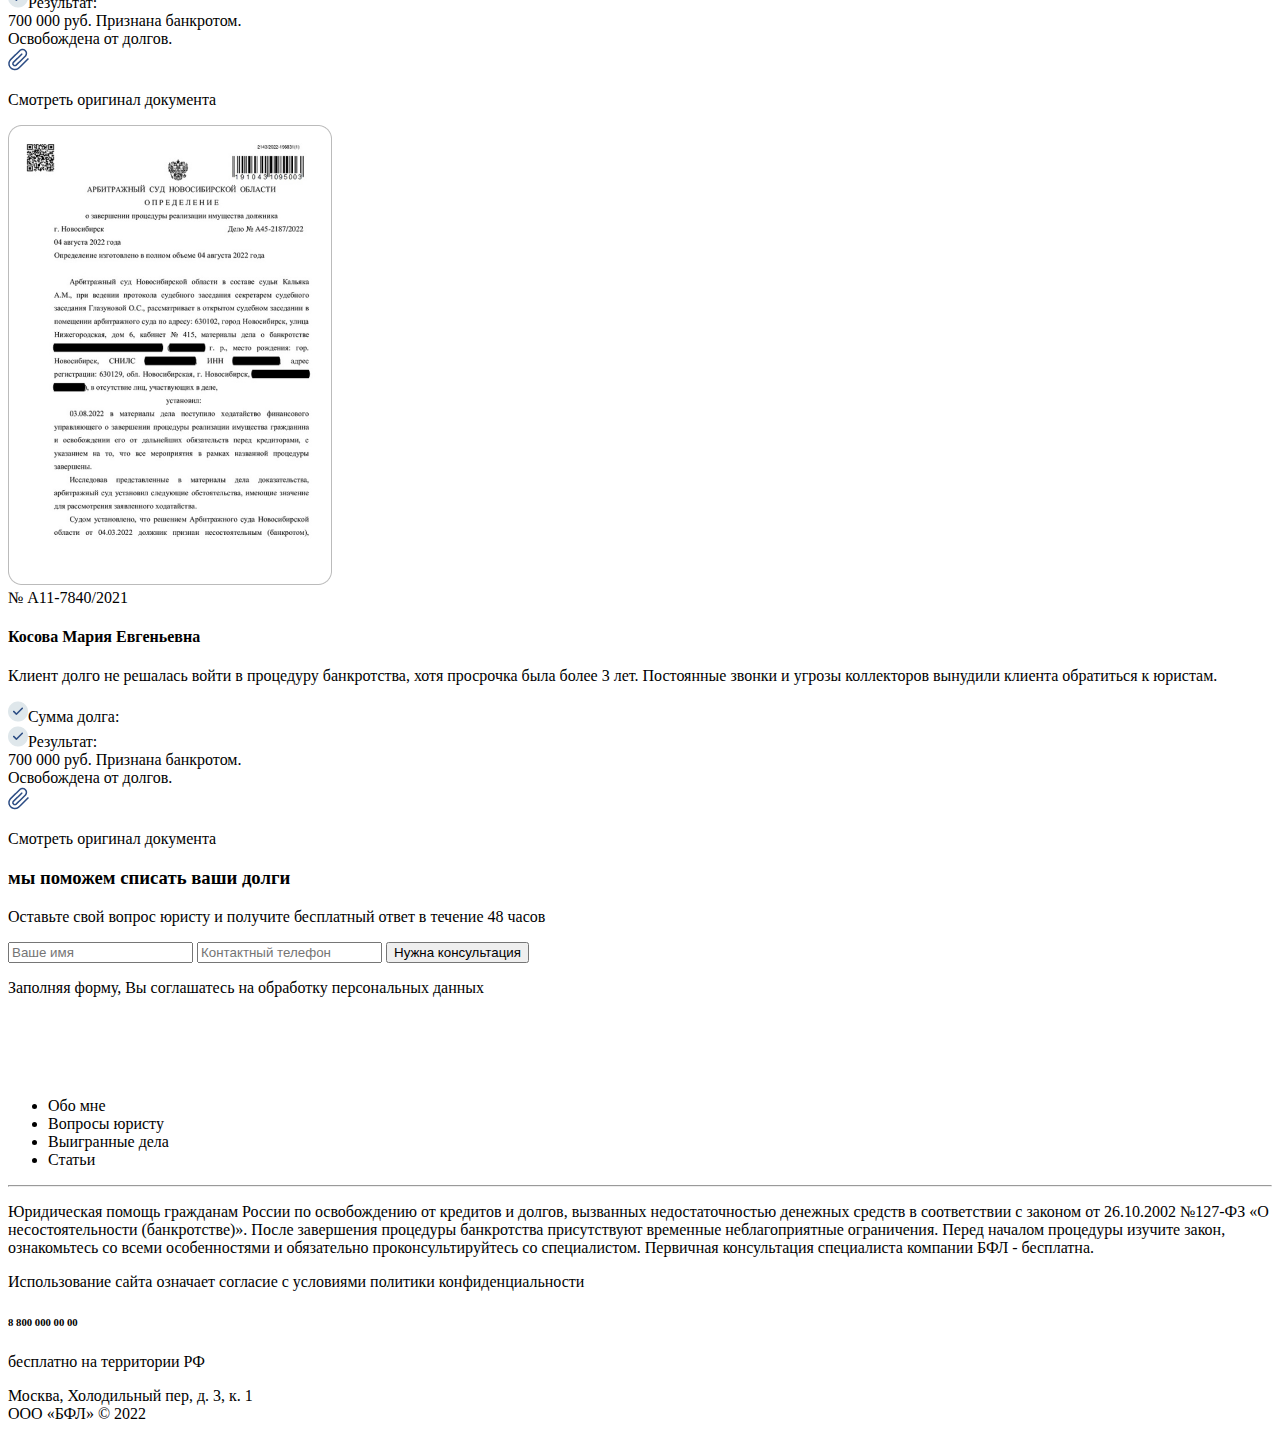
<file: src/readyworks.html>
<!doctype html>
<html lang="en">
<head>
    <meta charset="utf-8">
    <meta name="viewport" content="width=device-width, initial-scale=1">
    <title>Bootstrap w/ Vite</title>
    <link rel="stylesheet" href="https://fonts.googleapis.com/css?family=Forum">
    <link rel="stylesheet" href="scss/styles.scss">
    <script type="module" src="./js/main.js"></script>
</head>
<body>

<div class="container">
    <div class="row header">
        <div class="col-md-2">
            <div class="logo"></div>
        </div>
        <div class="col-md-10">
            <nav class="navbar navbar-expand-lg">
                <div class="container-fluid">
                    <button class="navbar-toggler" type="button" data-bs-toggle="collapse" data-bs-target="#navbarSupportedContent" aria-controls="navbarSupportedContent" aria-expanded="false" aria-label="Toggle navigation">
                        <span class="navbar-toggler-icon"></span>
                    </button>
                    <div class="collapse navbar-collapse" id="navbarSupportedContent">
                        <ul class="navbar-nav me-auto mb-2 mb-lg-0">
                            <li class="nav-item">
                                <a class="nav-link" aria-current="page" href="#">Обо мне</a>
                            </li>
                            <li class="nav-item">
                                <a class="nav-link" href="#">Статьи</a>
                            </li>
                            <li class="nav-item">
                                <a class="nav-link" href="#">Вопросы юристу</a>
                            </li>
                            <li class="nav-item">
                              <a class="nav-link" href="#">Выигранные дела</a>
                            </li>
                        </ul>
                        <ul class="navbar-nav me-auto mb-2 mb-lg-0 right-list">
                            <li class="nav-item">
                                <a class="nav-link tel" href="tel:79190088811">8(919) 008 88 11</a>
                            </li>
                            <li class="nav-item">
                                <a class="nav-link" href="#">Контакты</a>
                            </li>
                        </ul>
                    </div>
                </div>
            </nav>
        </div>
    </div>
</div>

<div class="container-fluid post">
    <div class="container">
        <div class="row ">
            <div class="col">
                <h1>Выигранные дела</h1>
            </div>
        </div>
    </div>
    <div class="container">
        <div class="row">
            <div class="col">
                <div class="card">
                    <div class="left_col">
                        <img src="./images/readyworks_img.png" alt="">
                    </div>
                    <div class="right_col">
                        <div class="right_col_worknumber">
                            № А11-7840/2021
                        </div>
                        <h4>Косова Мария Евгеньевна
                        </h4>
                        <p>Клиент долго не решалась войти в процедуру банкротства, хотя просрочка была более 3 лет. Постоянные звонки и угрозы коллекторов вынудили клиента обратиться к юристам.</p>
                        <div class="right_col__description">
                            <div class="right_col__description__left">
                                <div class="right_col__description__left-item">
                                    <span><img src="./images/icon_ellipse.png" alt="">Сумма долга:</span>
                                </div>
                                <div class="right_col__description__left-item">
                                    <span><img src="./images/icon_ellipse.png" alt="">Результат:</span>
                                </div>
                            </div>
                            <div class="right_col__description__right">
                                <span class="right_col__summa">
                                    700 000 руб.
                                </span>
                                <span>Признана банкротом. <br>Освобождена от долгов.</span>
                            </div>
                        </div>
                        <div class="right_col__original">
                            <img src="./images/icon_skrepka.png" alt="">
                            <p>Смотреть оригинал документа</p>
                        </div>
                    </div>
                </div>
                <div class="card">
                    <div class="left_col">
                        <img src="./images/readyworks_img.png" alt="">
                    </div>
                    <div class="right_col">
                        <div class="right_col_worknumber">
                            № А11-7840/2021
                        </div>
                        <h4>Косова Мария Евгеньевна
                        </h4>
                        <p>Клиент долго не решалась войти в процедуру банкротства, хотя просрочка была более 3 лет. Постоянные звонки и угрозы коллекторов вынудили клиента обратиться к юристам.</p>
                        <div class="right_col__description">
                            <div class="right_col__description__left">
                                <div class="right_col__description__left-item">
                                    <span><img src="./images/icon_ellipse.png" alt="">Сумма долга:</span>
                                </div>
                                <div class="right_col__description__left-item">
                                    <span><img src="./images/icon_ellipse.png" alt="">Результат:</span>
                                </div>
                            </div>
                            <div class="right_col__description__right">
                                <span class="right_col__summa">
                                    700 000 руб.
                                </span>
                                <span>Признана банкротом. <br>Освобождена от долгов.</span>
                            </div>
                        </div>
                        <div class="right_col__original">
                            <img src="./images/icon_skrepka.png" alt="">
                            <p>Смотреть оригинал документа</p>
                        </div>
                    </div>
                </div>
                <div class="card">
                    <div class="left_col">
                        <img src="./images/readyworks_img.png" alt="">
                    </div>
                    <div class="right_col">
                        <div class="right_col_worknumber">
                            № А11-7840/2021
                        </div>
                        <h4>Косова Мария Евгеньевна
                        </h4>
                        <p>Клиент долго не решалась войти в процедуру банкротства, хотя просрочка была более 3 лет. Постоянные звонки и угрозы коллекторов вынудили клиента обратиться к юристам.</p>
                        <div class="right_col__description">
                            <div class="right_col__description__left">
                                <div class="right_col__description__left-item">
                                    <span><img src="./images/icon_ellipse.png" alt="">Сумма долга:</span>
                                </div>
                                <div class="right_col__description__left-item">
                                    <span><img src="./images/icon_ellipse.png" alt="">Результат:</span>
                                </div>
                            </div>
                            <div class="right_col__description__right">
                                <span class="right_col__summa">
                                    700 000 руб.
                                </span>
                                <span>Признана банкротом. <br>Освобождена от долгов.</span>
                            </div>
                        </div>
                        <div class="right_col__original">
                            <img src="./images/icon_skrepka.png" alt="">
                            <p>Смотреть оригинал документа</p>
                        </div>
                    </div>
                </div>
            </div>
        </div>
    </div>
    <div class="container wait-call main-content__wait-call">
        <div class="row">
            <div class="col">
                <h3>
                    мы поможем списать ваши долги
                </h3>
                <p>Оставьте свой вопрос юристу и получите бесплатный ответ в течение 48 часов</p>
                <form class="main-content__form" action="#">
                    <input type="text" placeholder="Ваше имя">
                    <input type="text" placeholder="Контактный телефон">
                    <input id="main-content__form__submit" type="submit" value="Нужна консультация">
                </form>
                <p>Заполняя форму, Вы соглашатесь на обработку персональных данных</p>
            </div>
        </div>
    </div>
</div>



<div class="container-fluid footer">
    <div class="container ">
        <div class="row">
            <div class="col-8">
                <img src="./images/logo_footer.png" alt="" class="footer__logo">
                <ul class="footer__menu">
                    <li>Обо мне</li>
                    <li>Вопросы юристу</li>
                    <li>Выигранные дела</li>
                    <li>Статьи</li>
                </ul>
                <hr>
                <p>Юридическая помощь гражданам России по освобождению от кредитов и долгов,
                    вызванных недостаточностью денежных средств в соответствии с законом от 26.10.2002 №127-ФЗ «О несостоятельности (банкротстве)». После завершения процедуры банкротства присутствуют временные неблагоприятные ограничения. Перед началом процедуры изучите закон, ознакомьтесь со всеми особенностями и обязательно проконсультируйтесь со специалистом. Первичная консультация специалиста компании БФЛ - бесплатна.</p>
                <p>Использование сайта означает согласие с
                    условиями политики конфиденциальности</p>
            </div>
            <div class="col-4 footer__contacts">
                <h6>8 800 000 00 00</h6>
                <p>
                    бесплатно на территории РФ
                </p>
                <p>Москва, Холодильный пер, д. 3, к. 1<br>
                    ООО «БФЛ» © 2022</p>
            </div>
        </div>
    </div>
</div>
</body>
<script>
    function btn1onclick() {
        document.getElementById('btn2').classList.add('unchecked');
        document.getElementById('btn1').classList.remove('unchecked');
    }
    function btn2onclick() {
        document.getElementById('btn1').classList.add('unchecked');
        document.getElementById('btn2').classList.remove('unchecked');
    }
</script>
</html>
</file>
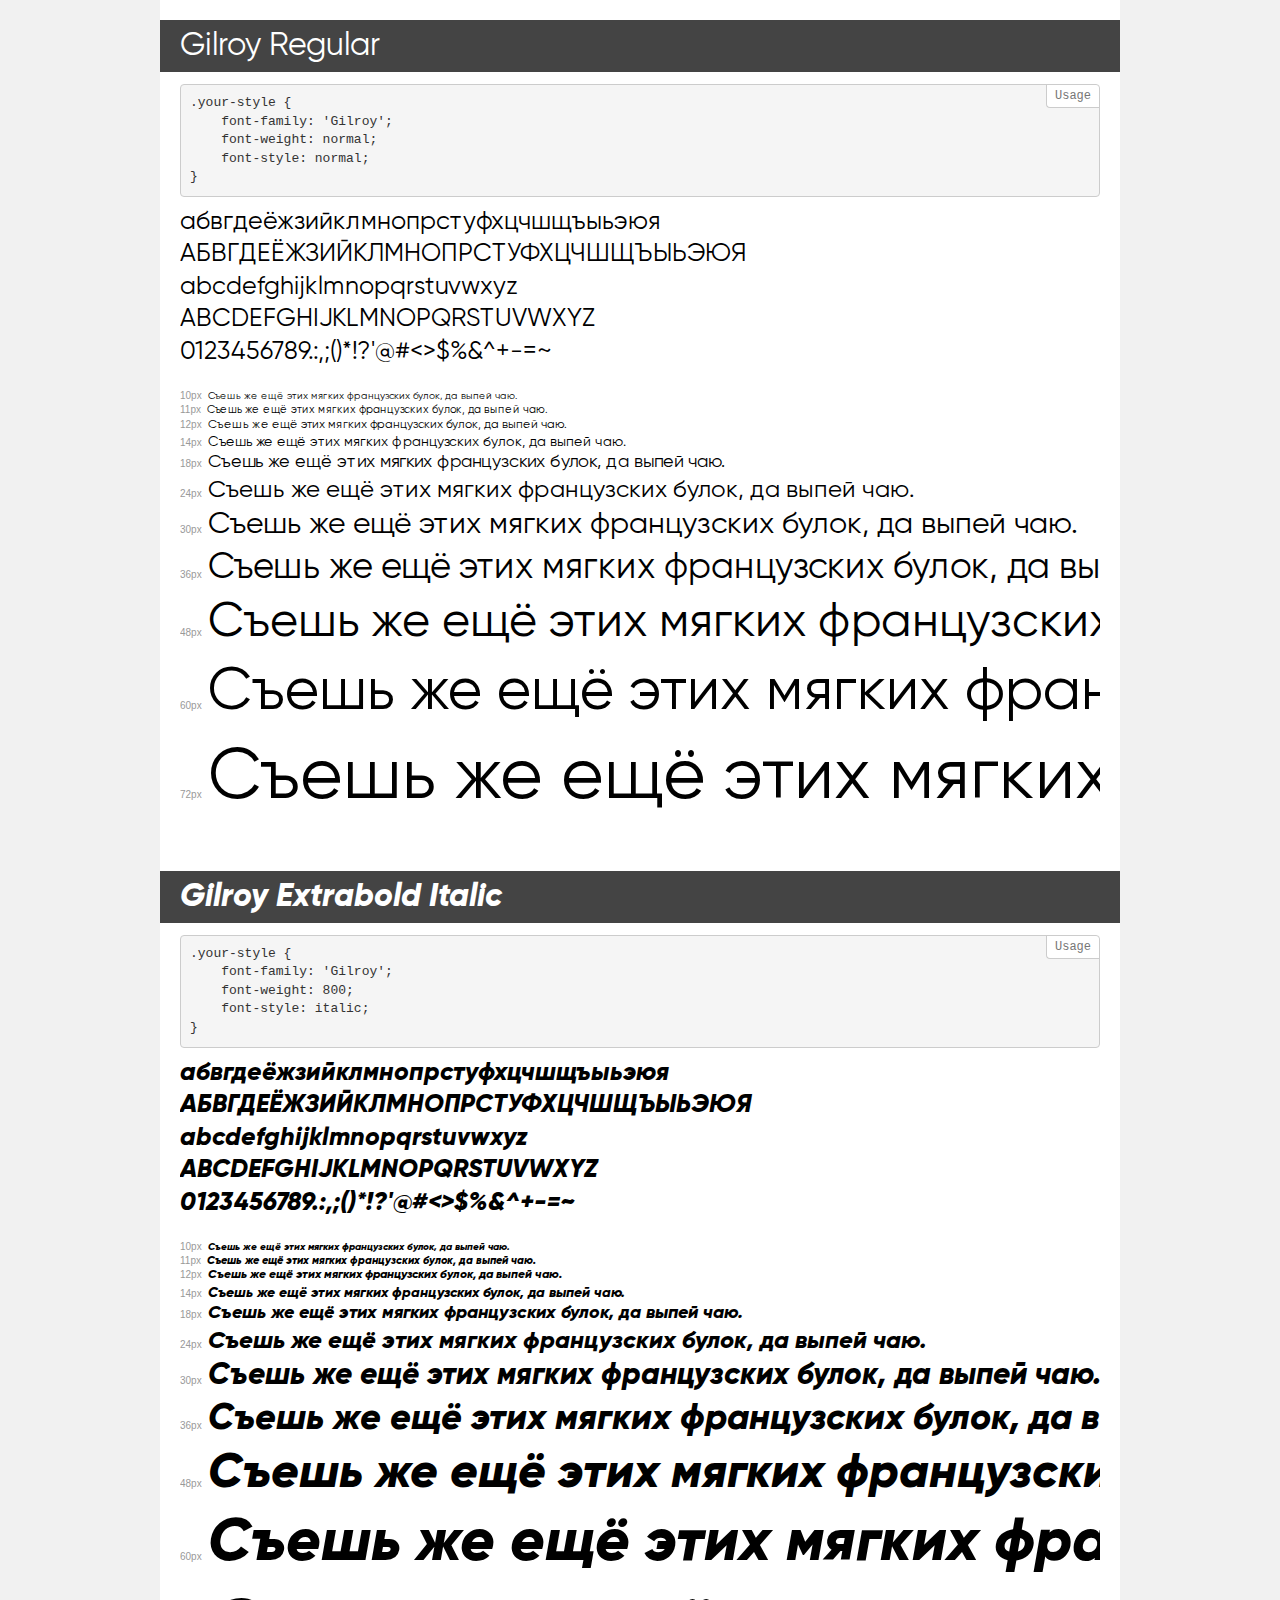
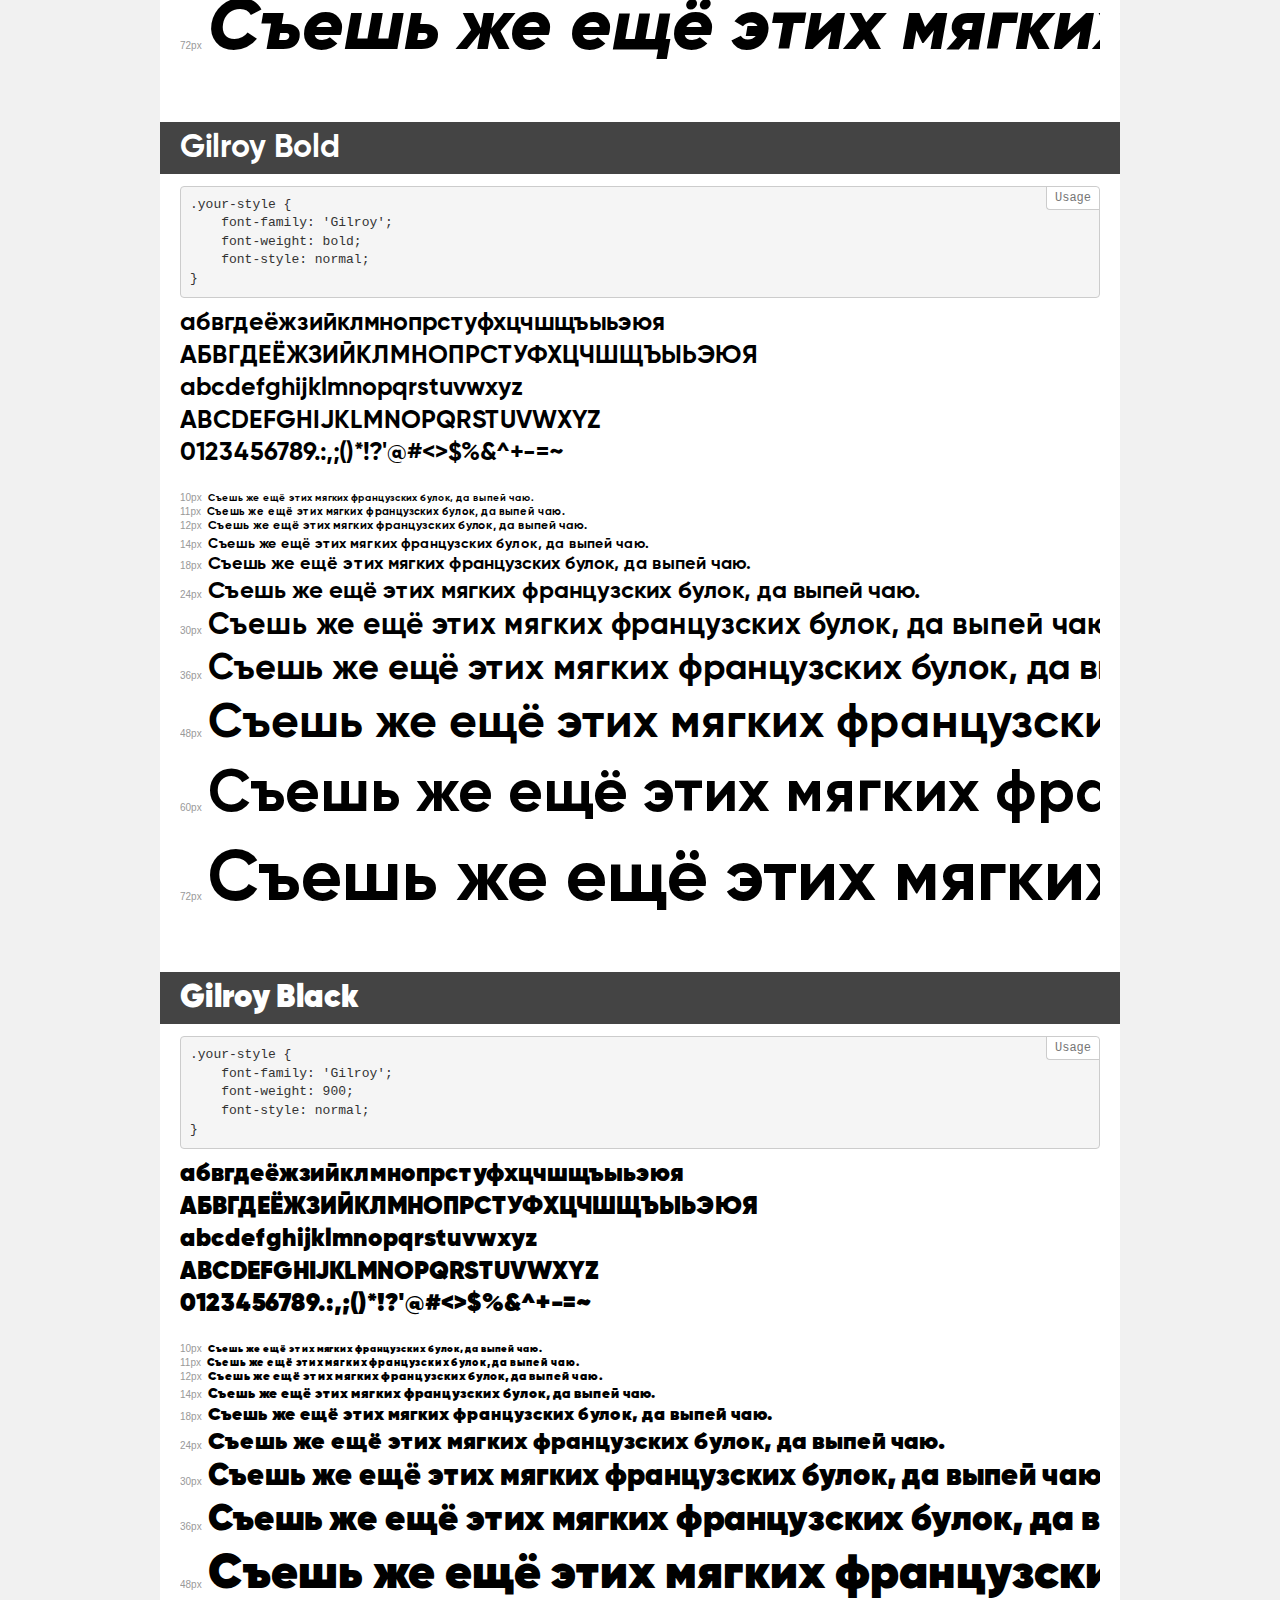
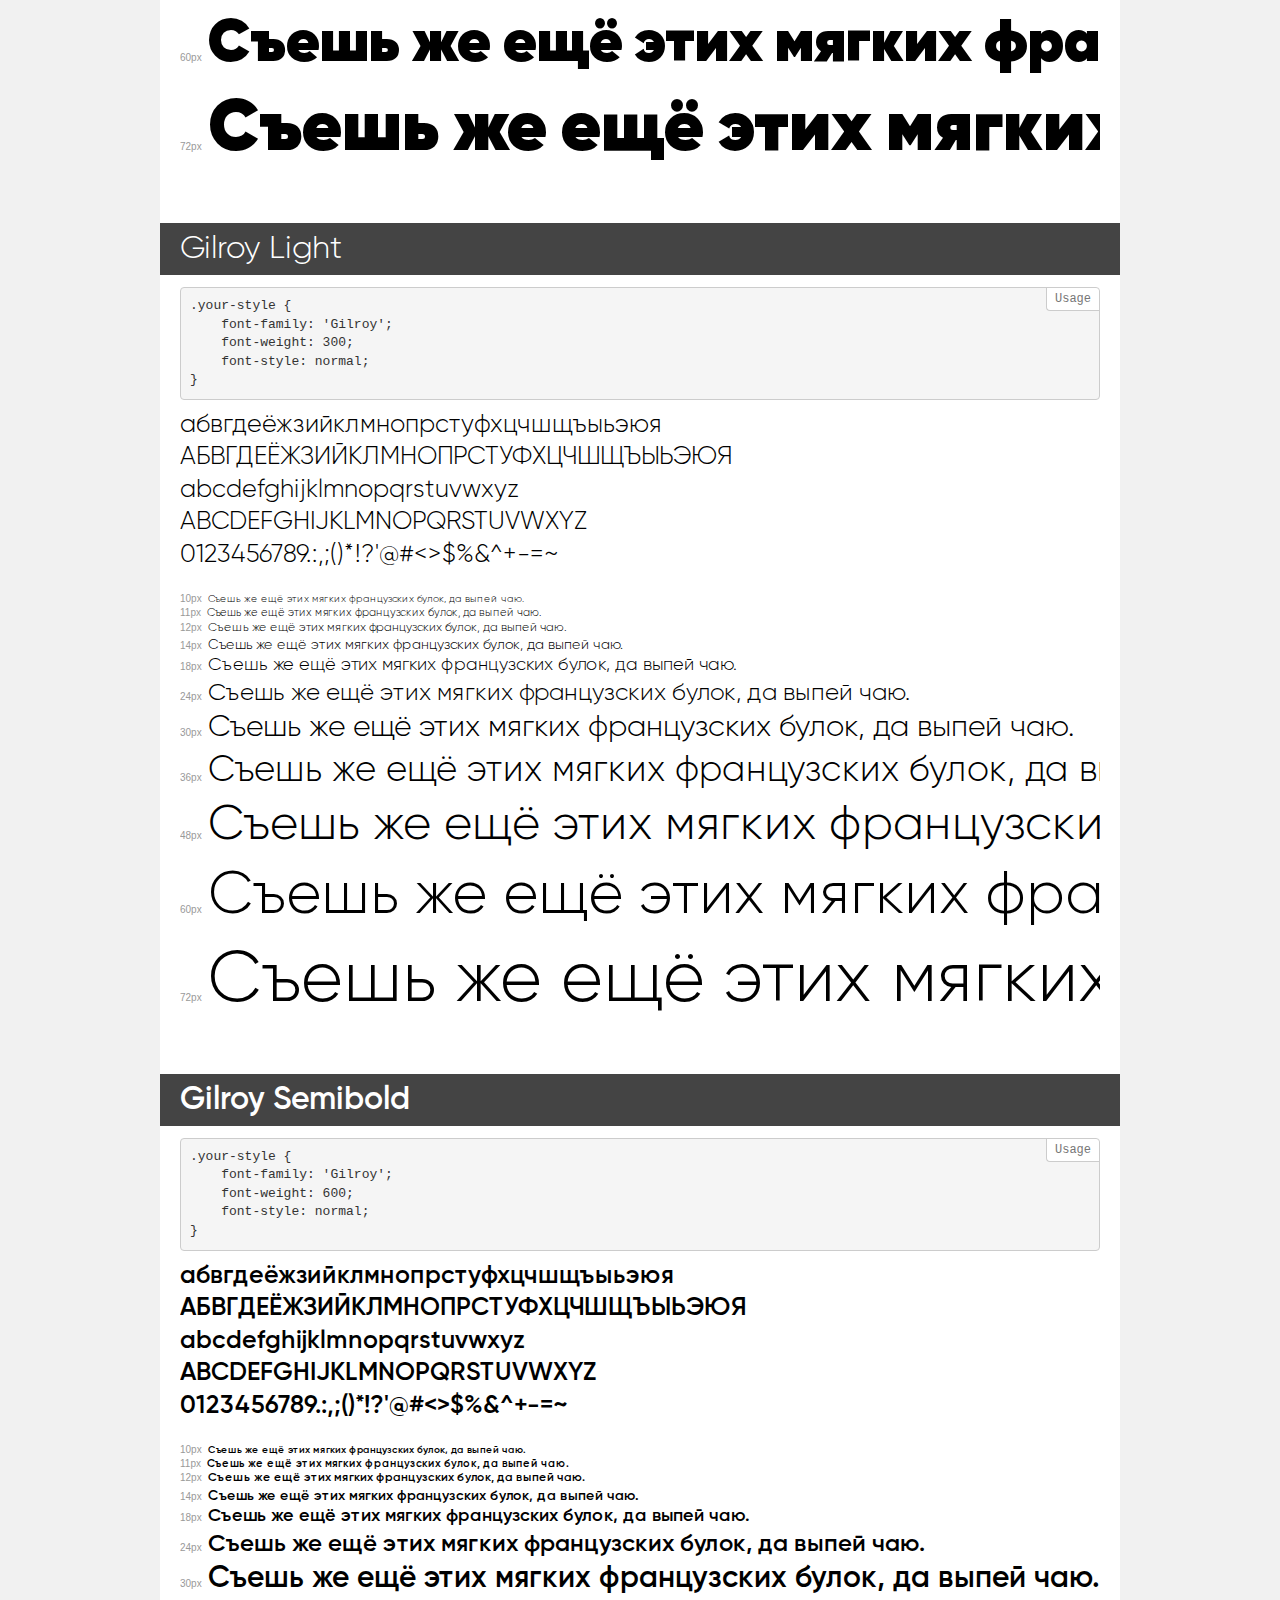
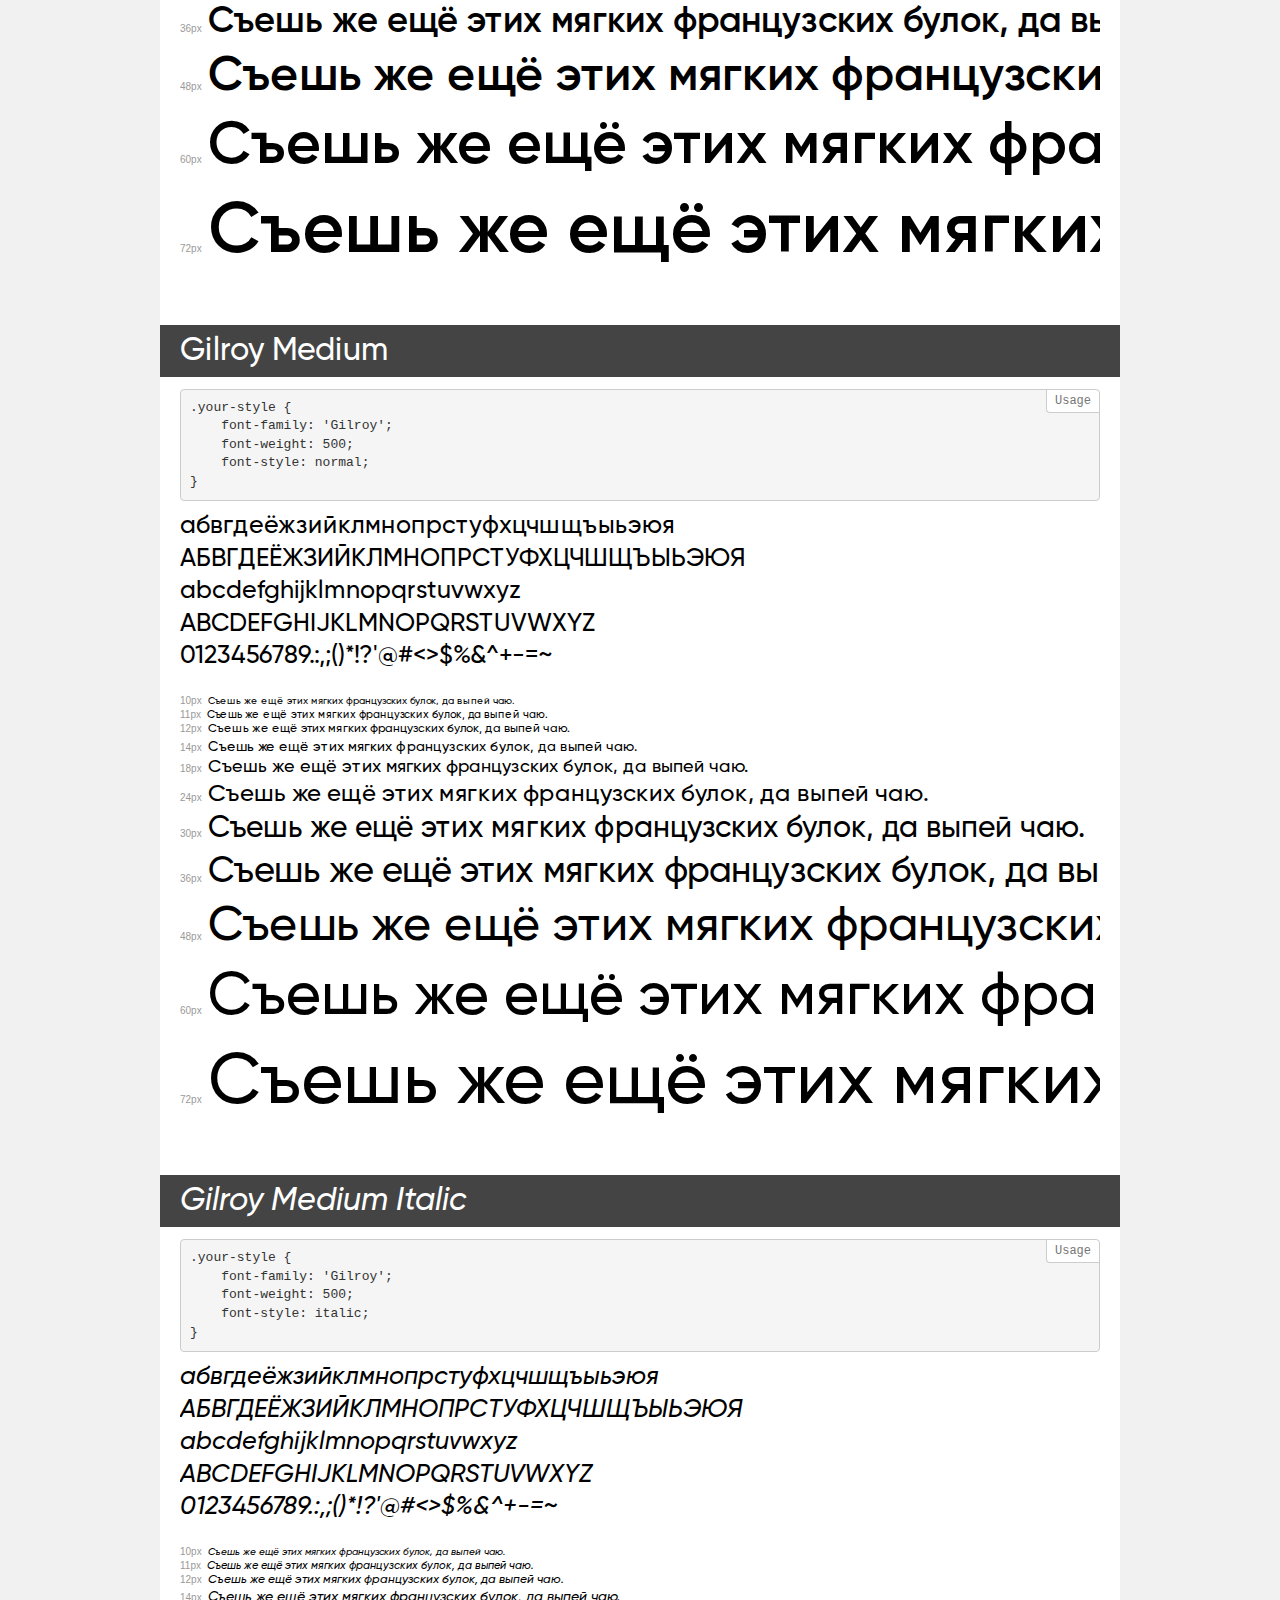
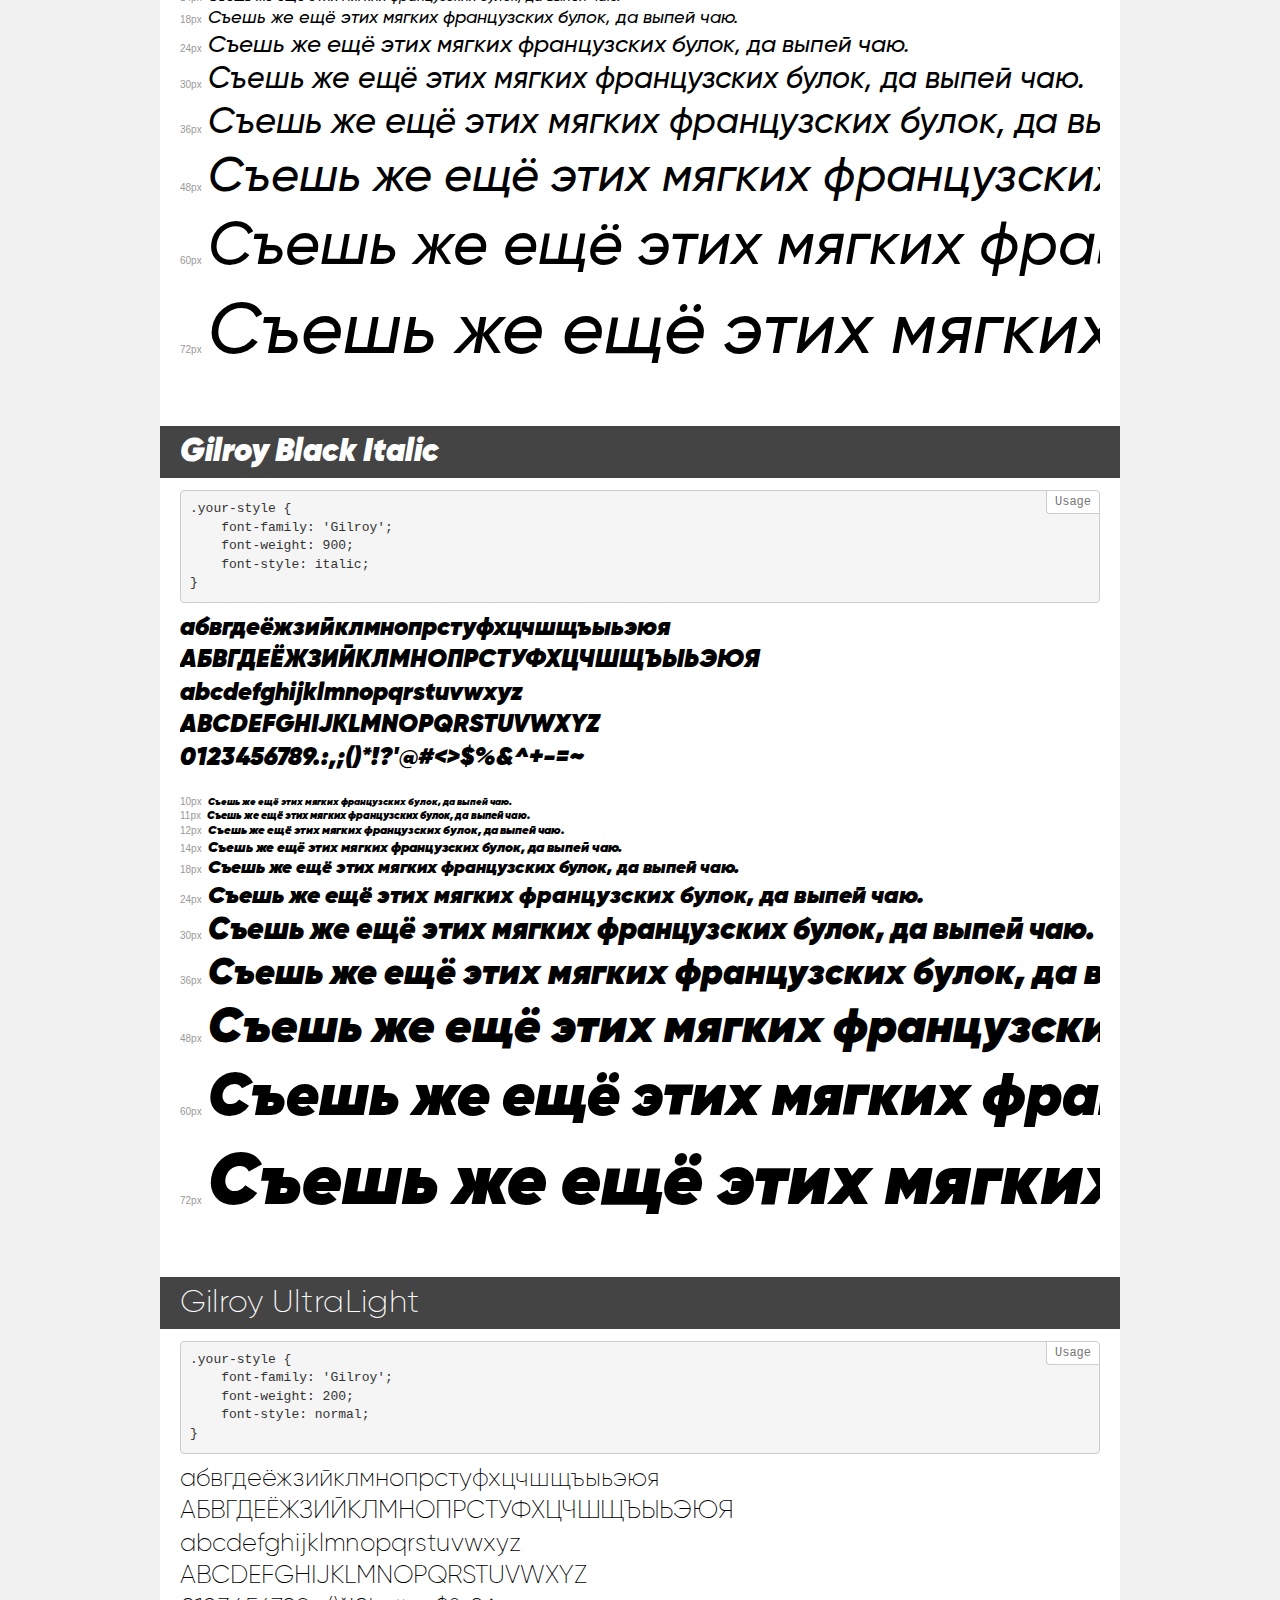
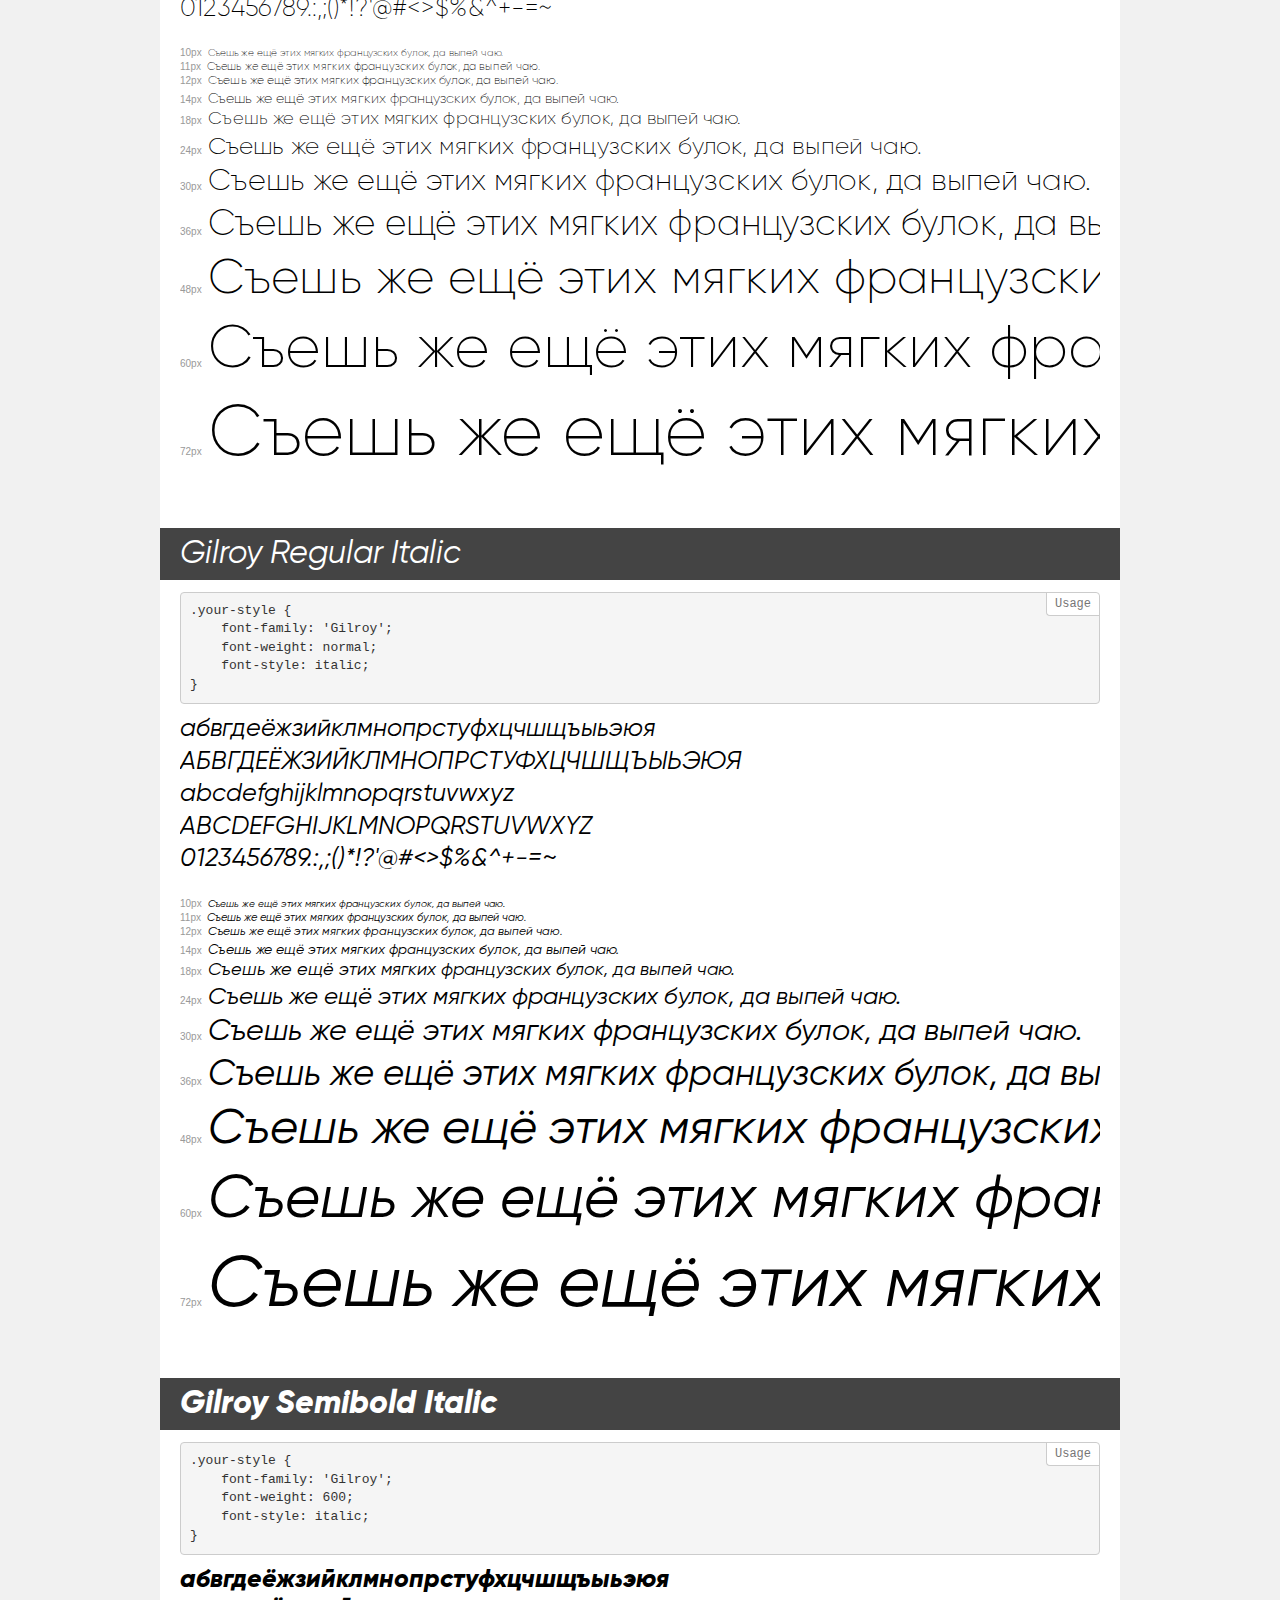
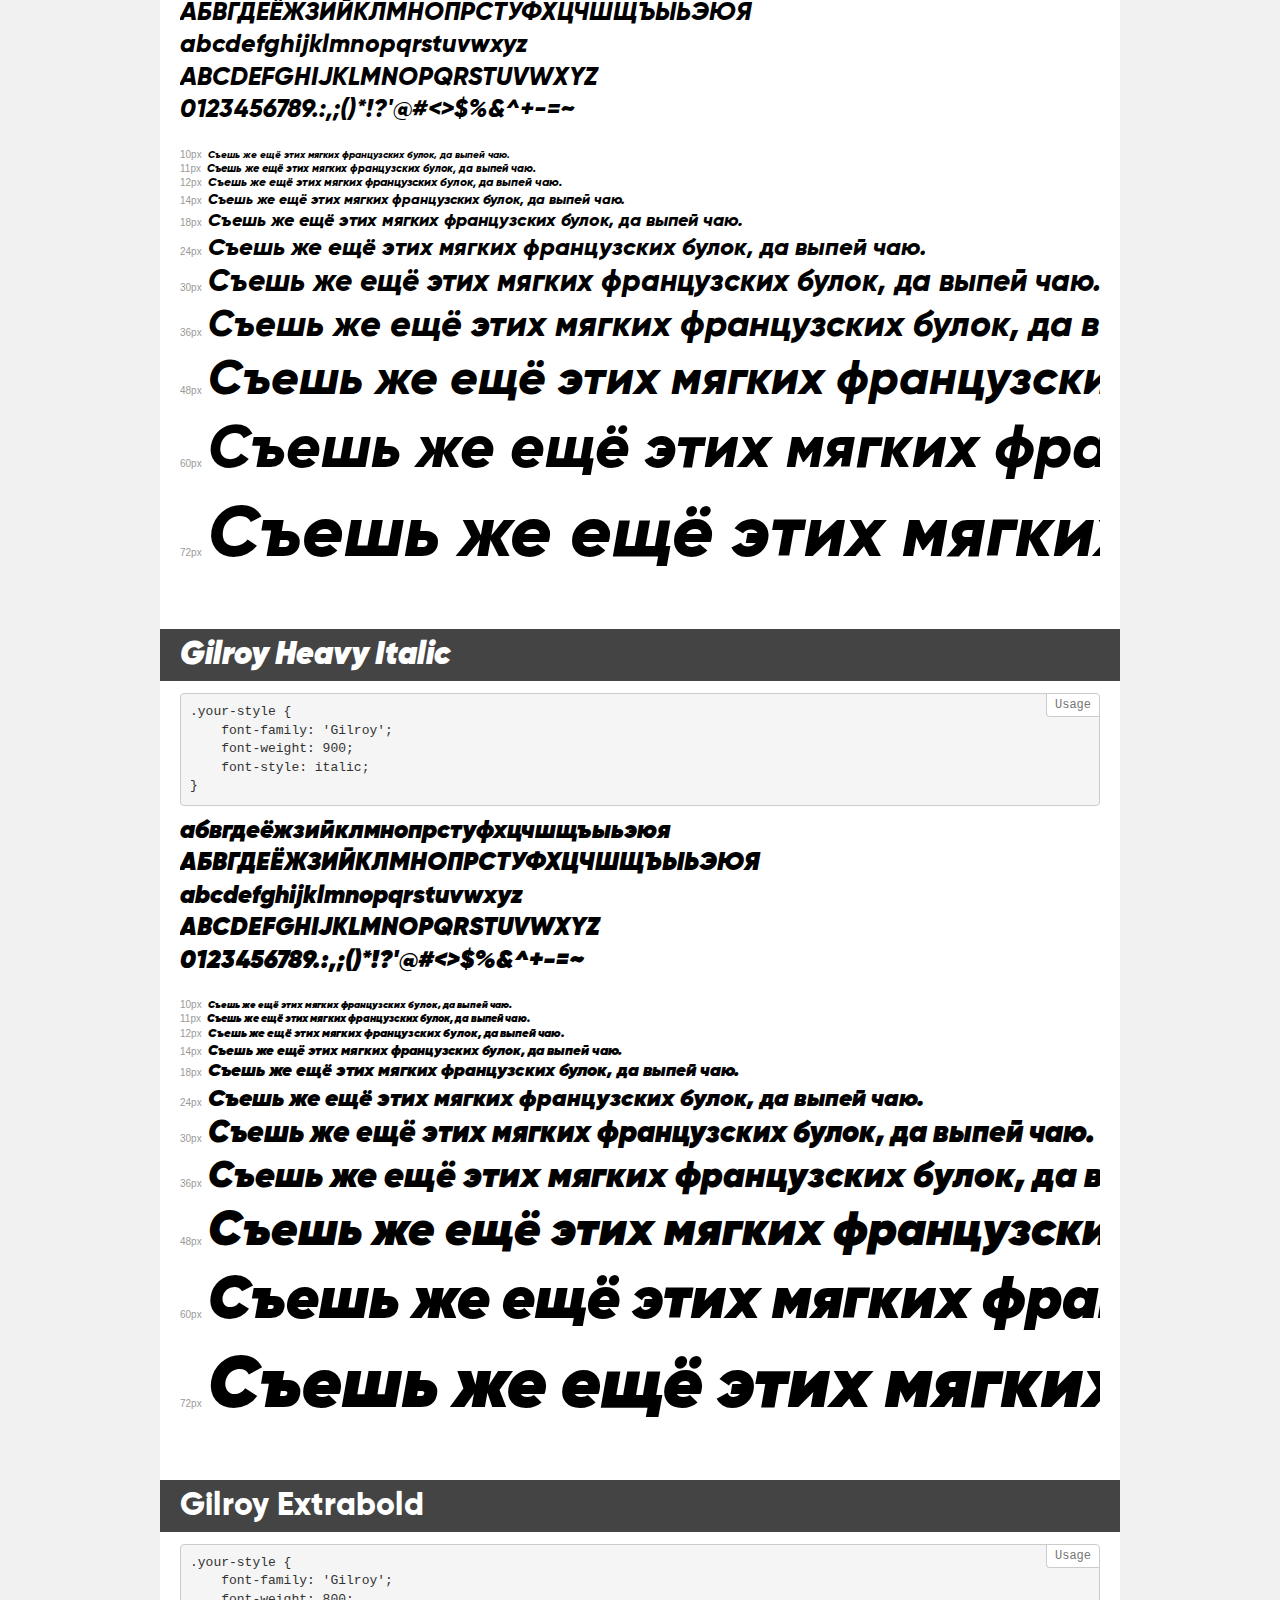
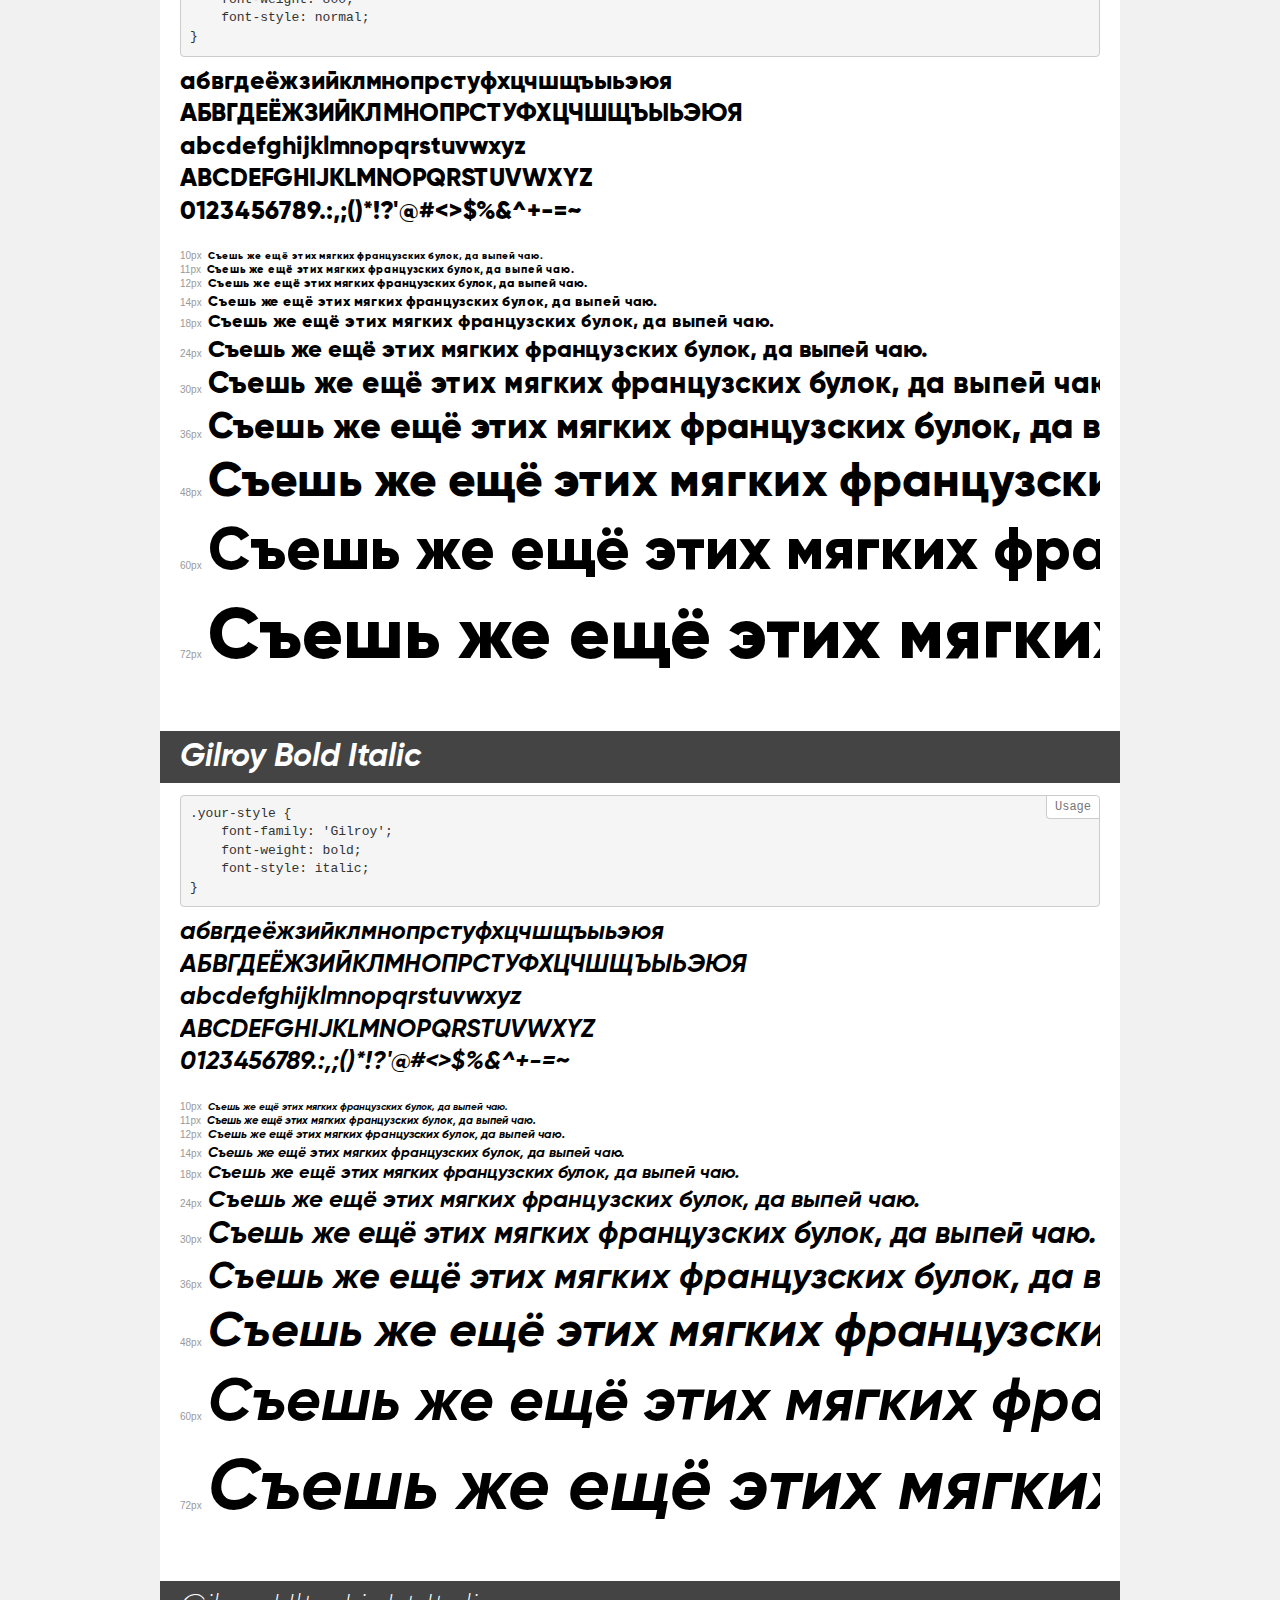
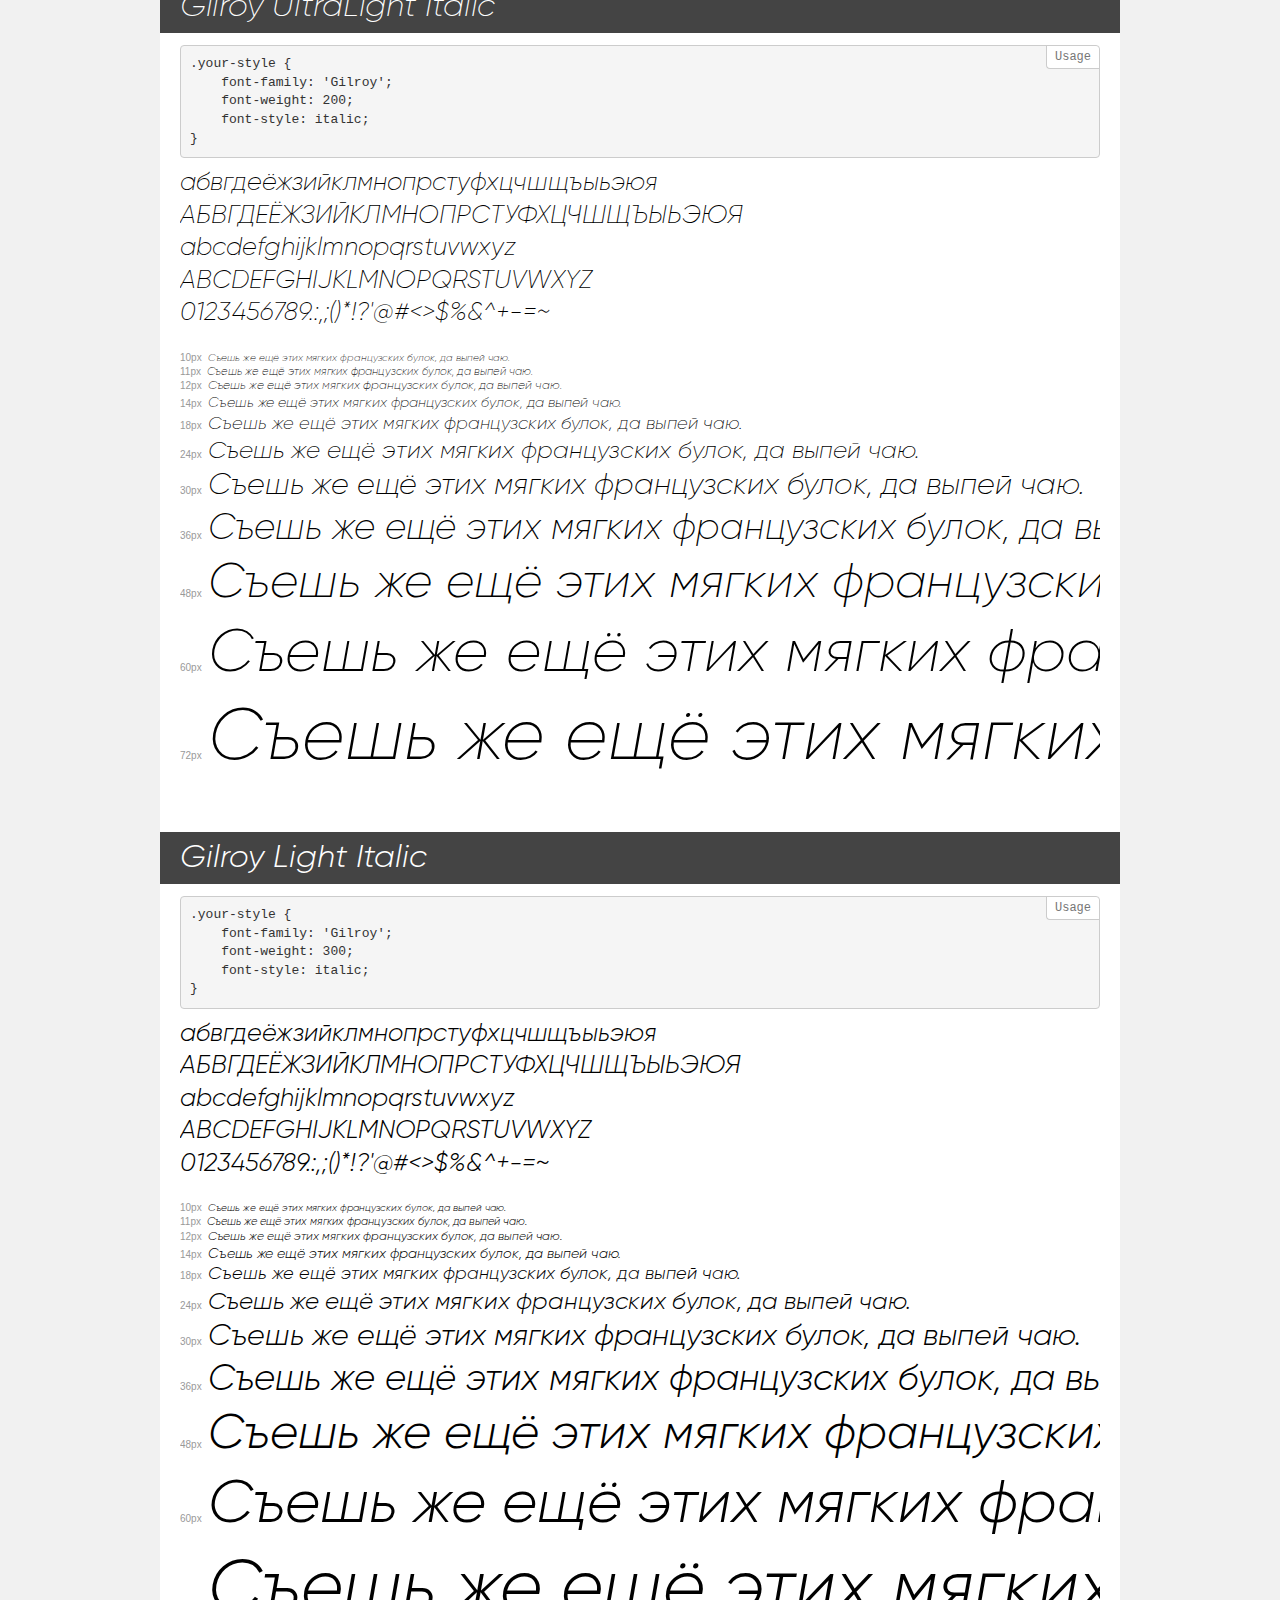
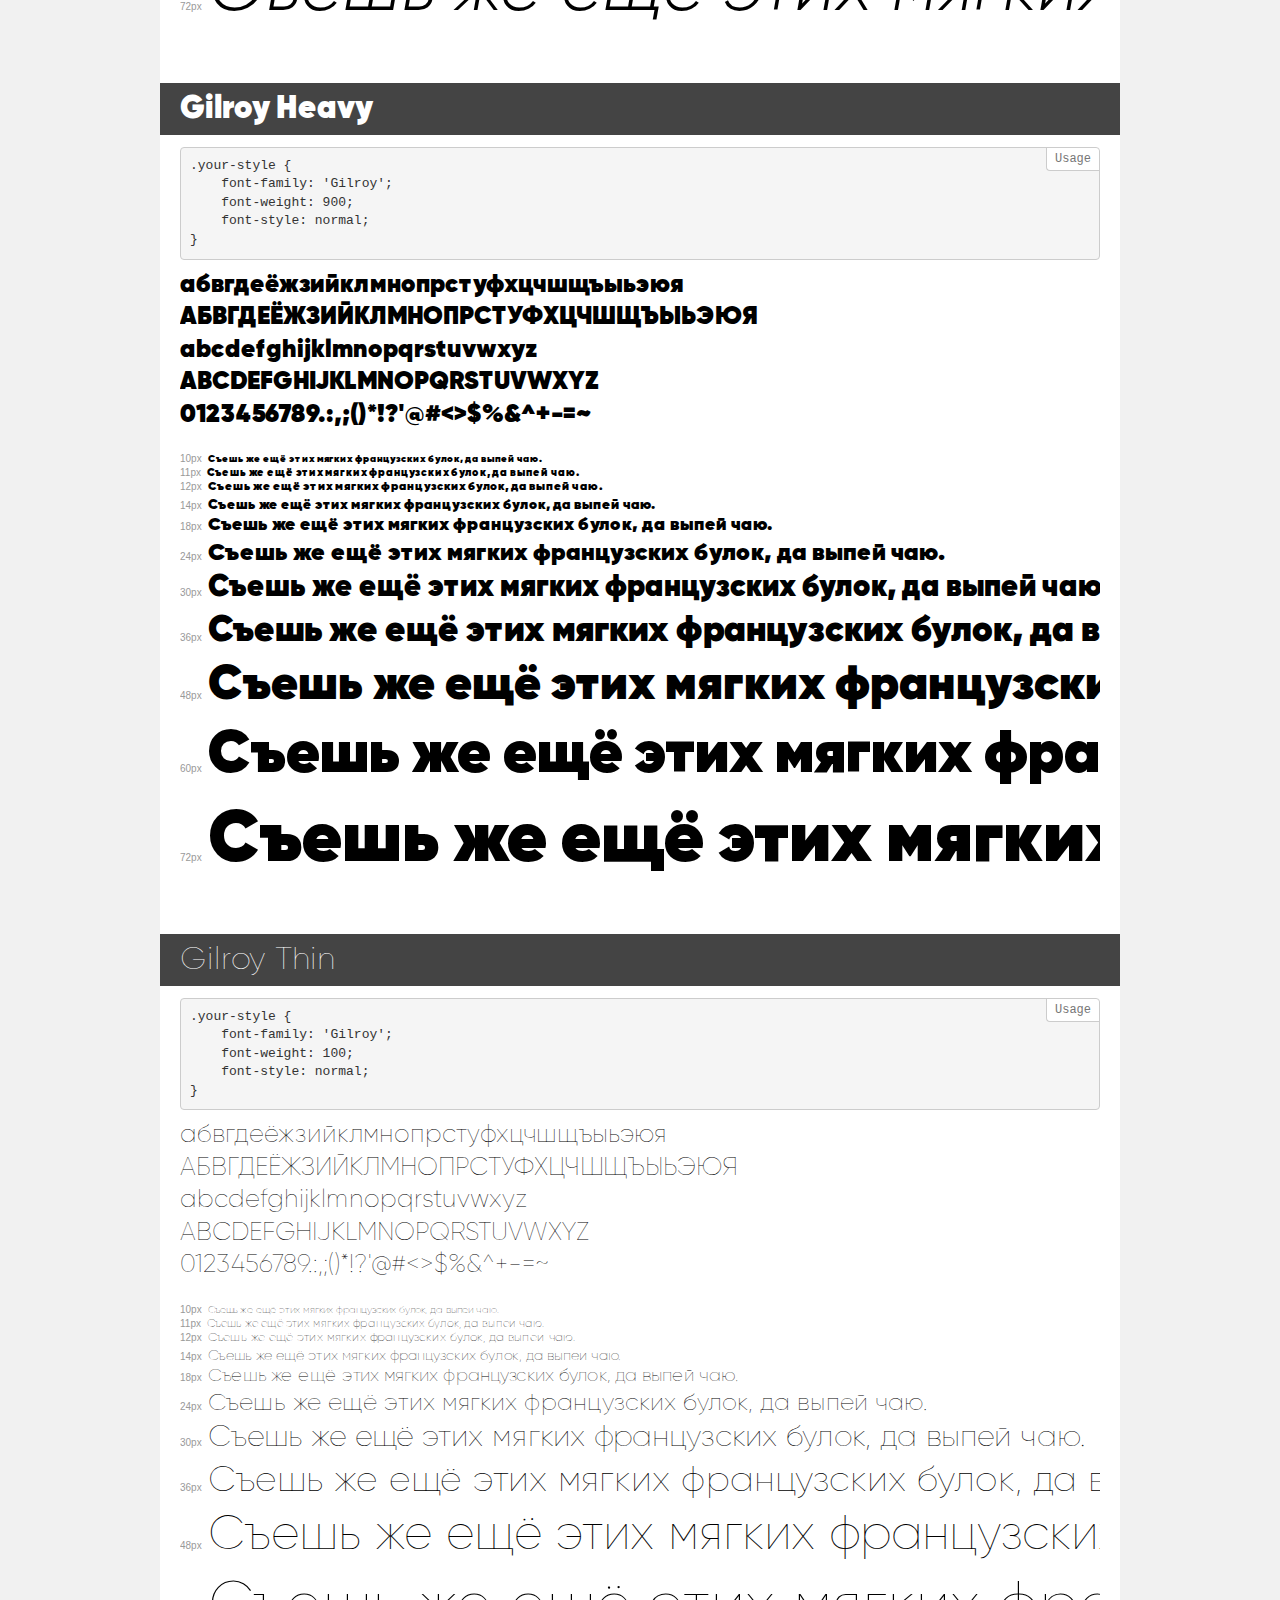
<file: src/fonts/demo.html>
<!DOCTYPE html>
<html>
<head>
    <meta charset="utf-8">
    <meta http-equiv="X-UA-Compatible" content="IE=edge">
    <meta name="viewport" content="width=device-width, initial-scale=1">
    <meta name="robots" content="noindex, noarchive">
    <meta name="format-detection" content="telephone=no">
    <title>Transfonter demo</title>
    <link href="stylesheet.css" rel="stylesheet">
    <style>
        /*
        http://meyerweb.com/eric/tools/css/reset/
        v2.0 | 20110126
        License: none (public domain)
        */
        html, body, div, span, applet, object, iframe,
        h1, h2, h3, h4, h5, h6, p, blockquote, pre,
        a, abbr, acronym, address, big, cite, code,
        del, dfn, em, img, ins, kbd, q, s, samp,
        small, strike, strong, sub, sup, tt, var,
        b, u, i, center,
        dl, dt, dd, ol, ul, li,
        fieldset, form, label, legend,
        table, caption, tbody, tfoot, thead, tr, th, td,
        article, aside, canvas, details, embed,
        figure, figcaption, footer, header, hgroup,
        menu, nav, output, ruby, section, summary,
        time, mark, audio, video {
            margin: 0;
            padding: 0;
            border: 0;
            font-size: 100%;
            font: inherit;
            vertical-align: baseline;
        }
        /* HTML5 display-role reset for older browsers */
        article, aside, details, figcaption, figure,
        footer, header, hgroup, menu, nav, section {
            display: block;
        }
        body {
            line-height: 1;
        }
        ol, ul {
            list-style: none;
        }
        blockquote, q {
            quotes: none;
        }
        blockquote:before, blockquote:after,
        q:before, q:after {
            content: '';
            content: none;
        }
        table {
            border-collapse: collapse;
            border-spacing: 0;
        }
        /* common styles */
        body {
            background: #f1f1f1;
            color: #000;
        }
        .page {
            background: #fff;
            width: 920px;
            margin: 0 auto;
            padding: 20px 20px 0 20px;
            overflow: hidden;
        }
        .font-container {
            overflow-x: auto;
            overflow-y: hidden;
            margin-bottom: 40px;
            line-height: 1.3;
            white-space: nowrap;
            padding-bottom: 5px;
        }
        h1 {
            position: relative;
            background: #444;
            font-size: 32px;
            color: #fff;
            padding: 10px 20px;
            margin: 0 -20px 12px -20px;
        }
        .letters {
            font-size: 25px;
            margin-bottom: 20px;
        }
        .s10:before {
            content: '10px';
        }
        .s11:before {
            content: '11px';
        }
        .s12:before {
            content: '12px';
        }
        .s14:before {
            content: '14px';
        }
        .s18:before {
            content: '18px';
        }
        .s24:before {
            content: '24px';
        }
        .s30:before {
            content: '30px';
        }
        .s36:before {
            content: '36px';
        }
        .s48:before {
            content: '48px';
        }
        .s60:before {
            content: '60px';
        }
        .s72:before {
            content: '72px';
        }
        .s10:before, .s11:before, .s12:before, .s14:before,
        .s18:before, .s24:before, .s30:before, .s36:before,
        .s48:before, .s60:before, .s72:before {
            font-family: Arial, sans-serif;
            font-size: 10px;
            font-weight: normal;
            font-style: normal;
            color: #999;
            padding-right: 6px;
        }
        pre {
            display: block;
            position: relative;
            padding: 9px;
            margin: 0 0 10px;
            font-family: Monaco, Menlo, Consolas, "Courier New", monospace !important;
            font-size: 13px;
            line-height: 1.428571429;
            color: #333;
            font-weight: normal !important;
            font-style: normal !important;
            background-color: #f5f5f5;
            border: 1px solid #ccc;
            overflow-x: auto;
            border-radius: 4px;
        }
        pre:after {
            display: block;
            position: absolute;
            right: 0;
            top: 0;
            content: 'Usage';
            line-height: 1;
            padding: 5px 8px;
            font-size: 12px;
            color: #767676;
            background-color: #fff;
            border: 1px solid #ccc;
            border-right: none;
            border-top: none;
            border-radius: 0 4px 0 4px;
            z-index: 10;
        }
        /* responsive */
        @media (max-width: 959px) {
            .page {
                width: auto;
                margin: 0;
            }
        }
    </style>
</head>
<body>
<div class="page">
    <div class="demo" style="font-family: 'Gilroy'; font-weight: normal; font-style: normal;">
        <h1>Gilroy Regular</h1>
        <pre>.your-style {
    font-family: 'Gilroy';
    font-weight: normal;
    font-style: normal;
}</pre>
        <div class="font-container">
            <p class="letters">
                абвгдеёжзийклмнопрстуфхцчшщъыьэюя<br>
АБВГДЕЁЖЗИЙКЛМНОПРСТУФХЦЧШЩЪЫЬЭЮЯ<br>
abcdefghijklmnopqrstuvwxyz<br>
ABCDEFGHIJKLMNOPQRSTUVWXYZ<br>
                0123456789.:,;()*!?'@#<>$%&^+-=~
            </p>
            <p class="s10" style="font-size: 10px;">Съешь же ещё этих мягких французских булок, да выпей чаю.</p>
            <p class="s11" style="font-size: 11px;">Съешь же ещё этих мягких французских булок, да выпей чаю.</p>
            <p class="s12" style="font-size: 12px;">Съешь же ещё этих мягких французских булок, да выпей чаю.</p>
            <p class="s14" style="font-size: 14px;">Съешь же ещё этих мягких французских булок, да выпей чаю.</p>
            <p class="s18" style="font-size: 18px;">Съешь же ещё этих мягких французских булок, да выпей чаю.</p>
            <p class="s24" style="font-size: 24px;">Съешь же ещё этих мягких французских булок, да выпей чаю.</p>
            <p class="s30" style="font-size: 30px;">Съешь же ещё этих мягких французских булок, да выпей чаю.</p>
            <p class="s36" style="font-size: 36px;">Съешь же ещё этих мягких французских булок, да выпей чаю.</p>
            <p class="s48" style="font-size: 48px;">Съешь же ещё этих мягких французских булок, да выпей чаю.</p>
            <p class="s60" style="font-size: 60px;">Съешь же ещё этих мягких французских булок, да выпей чаю.</p>
            <p class="s72" style="font-size: 72px;">Съешь же ещё этих мягких французских булок, да выпей чаю.</p>
        </div>
    </div>
    <div class="demo" style="font-family: 'Gilroy'; font-weight: 800; font-style: italic;">
        <h1>Gilroy Extrabold Italic</h1>
        <pre>.your-style {
    font-family: 'Gilroy';
    font-weight: 800;
    font-style: italic;
}</pre>
        <div class="font-container">
            <p class="letters">
                абвгдеёжзийклмнопрстуфхцчшщъыьэюя<br>
АБВГДЕЁЖЗИЙКЛМНОПРСТУФХЦЧШЩЪЫЬЭЮЯ<br>
abcdefghijklmnopqrstuvwxyz<br>
ABCDEFGHIJKLMNOPQRSTUVWXYZ<br>
                0123456789.:,;()*!?'@#<>$%&^+-=~
            </p>
            <p class="s10" style="font-size: 10px;">Съешь же ещё этих мягких французских булок, да выпей чаю.</p>
            <p class="s11" style="font-size: 11px;">Съешь же ещё этих мягких французских булок, да выпей чаю.</p>
            <p class="s12" style="font-size: 12px;">Съешь же ещё этих мягких французских булок, да выпей чаю.</p>
            <p class="s14" style="font-size: 14px;">Съешь же ещё этих мягких французских булок, да выпей чаю.</p>
            <p class="s18" style="font-size: 18px;">Съешь же ещё этих мягких французских булок, да выпей чаю.</p>
            <p class="s24" style="font-size: 24px;">Съешь же ещё этих мягких французских булок, да выпей чаю.</p>
            <p class="s30" style="font-size: 30px;">Съешь же ещё этих мягких французских булок, да выпей чаю.</p>
            <p class="s36" style="font-size: 36px;">Съешь же ещё этих мягких французских булок, да выпей чаю.</p>
            <p class="s48" style="font-size: 48px;">Съешь же ещё этих мягких французских булок, да выпей чаю.</p>
            <p class="s60" style="font-size: 60px;">Съешь же ещё этих мягких французских булок, да выпей чаю.</p>
            <p class="s72" style="font-size: 72px;">Съешь же ещё этих мягких французских булок, да выпей чаю.</p>
        </div>
    </div>
    <div class="demo" style="font-family: 'Gilroy'; font-weight: bold; font-style: normal;">
        <h1>Gilroy Bold</h1>
        <pre>.your-style {
    font-family: 'Gilroy';
    font-weight: bold;
    font-style: normal;
}</pre>
        <div class="font-container">
            <p class="letters">
                абвгдеёжзийклмнопрстуфхцчшщъыьэюя<br>
АБВГДЕЁЖЗИЙКЛМНОПРСТУФХЦЧШЩЪЫЬЭЮЯ<br>
abcdefghijklmnopqrstuvwxyz<br>
ABCDEFGHIJKLMNOPQRSTUVWXYZ<br>
                0123456789.:,;()*!?'@#<>$%&^+-=~
            </p>
            <p class="s10" style="font-size: 10px;">Съешь же ещё этих мягких французских булок, да выпей чаю.</p>
            <p class="s11" style="font-size: 11px;">Съешь же ещё этих мягких французских булок, да выпей чаю.</p>
            <p class="s12" style="font-size: 12px;">Съешь же ещё этих мягких французских булок, да выпей чаю.</p>
            <p class="s14" style="font-size: 14px;">Съешь же ещё этих мягких французских булок, да выпей чаю.</p>
            <p class="s18" style="font-size: 18px;">Съешь же ещё этих мягких французских булок, да выпей чаю.</p>
            <p class="s24" style="font-size: 24px;">Съешь же ещё этих мягких французских булок, да выпей чаю.</p>
            <p class="s30" style="font-size: 30px;">Съешь же ещё этих мягких французских булок, да выпей чаю.</p>
            <p class="s36" style="font-size: 36px;">Съешь же ещё этих мягких французских булок, да выпей чаю.</p>
            <p class="s48" style="font-size: 48px;">Съешь же ещё этих мягких французских булок, да выпей чаю.</p>
            <p class="s60" style="font-size: 60px;">Съешь же ещё этих мягких французских булок, да выпей чаю.</p>
            <p class="s72" style="font-size: 72px;">Съешь же ещё этих мягких французских булок, да выпей чаю.</p>
        </div>
    </div>
    <div class="demo" style="font-family: 'Gilroy'; font-weight: 900; font-style: normal;">
        <h1>Gilroy Black</h1>
        <pre>.your-style {
    font-family: 'Gilroy';
    font-weight: 900;
    font-style: normal;
}</pre>
        <div class="font-container">
            <p class="letters">
                абвгдеёжзийклмнопрстуфхцчшщъыьэюя<br>
АБВГДЕЁЖЗИЙКЛМНОПРСТУФХЦЧШЩЪЫЬЭЮЯ<br>
abcdefghijklmnopqrstuvwxyz<br>
ABCDEFGHIJKLMNOPQRSTUVWXYZ<br>
                0123456789.:,;()*!?'@#<>$%&^+-=~
            </p>
            <p class="s10" style="font-size: 10px;">Съешь же ещё этих мягких французских булок, да выпей чаю.</p>
            <p class="s11" style="font-size: 11px;">Съешь же ещё этих мягких французских булок, да выпей чаю.</p>
            <p class="s12" style="font-size: 12px;">Съешь же ещё этих мягких французских булок, да выпей чаю.</p>
            <p class="s14" style="font-size: 14px;">Съешь же ещё этих мягких французских булок, да выпей чаю.</p>
            <p class="s18" style="font-size: 18px;">Съешь же ещё этих мягких французских булок, да выпей чаю.</p>
            <p class="s24" style="font-size: 24px;">Съешь же ещё этих мягких французских булок, да выпей чаю.</p>
            <p class="s30" style="font-size: 30px;">Съешь же ещё этих мягких французских булок, да выпей чаю.</p>
            <p class="s36" style="font-size: 36px;">Съешь же ещё этих мягких французских булок, да выпей чаю.</p>
            <p class="s48" style="font-size: 48px;">Съешь же ещё этих мягких французских булок, да выпей чаю.</p>
            <p class="s60" style="font-size: 60px;">Съешь же ещё этих мягких французских булок, да выпей чаю.</p>
            <p class="s72" style="font-size: 72px;">Съешь же ещё этих мягких французских булок, да выпей чаю.</p>
        </div>
    </div>
    <div class="demo" style="font-family: 'Gilroy'; font-weight: 300; font-style: normal;">
        <h1>Gilroy Light</h1>
        <pre>.your-style {
    font-family: 'Gilroy';
    font-weight: 300;
    font-style: normal;
}</pre>
        <div class="font-container">
            <p class="letters">
                абвгдеёжзийклмнопрстуфхцчшщъыьэюя<br>
АБВГДЕЁЖЗИЙКЛМНОПРСТУФХЦЧШЩЪЫЬЭЮЯ<br>
abcdefghijklmnopqrstuvwxyz<br>
ABCDEFGHIJKLMNOPQRSTUVWXYZ<br>
                0123456789.:,;()*!?'@#<>$%&^+-=~
            </p>
            <p class="s10" style="font-size: 10px;">Съешь же ещё этих мягких французских булок, да выпей чаю.</p>
            <p class="s11" style="font-size: 11px;">Съешь же ещё этих мягких французских булок, да выпей чаю.</p>
            <p class="s12" style="font-size: 12px;">Съешь же ещё этих мягких французских булок, да выпей чаю.</p>
            <p class="s14" style="font-size: 14px;">Съешь же ещё этих мягких французских булок, да выпей чаю.</p>
            <p class="s18" style="font-size: 18px;">Съешь же ещё этих мягких французских булок, да выпей чаю.</p>
            <p class="s24" style="font-size: 24px;">Съешь же ещё этих мягких французских булок, да выпей чаю.</p>
            <p class="s30" style="font-size: 30px;">Съешь же ещё этих мягких французских булок, да выпей чаю.</p>
            <p class="s36" style="font-size: 36px;">Съешь же ещё этих мягких французских булок, да выпей чаю.</p>
            <p class="s48" style="font-size: 48px;">Съешь же ещё этих мягких французских булок, да выпей чаю.</p>
            <p class="s60" style="font-size: 60px;">Съешь же ещё этих мягких французских булок, да выпей чаю.</p>
            <p class="s72" style="font-size: 72px;">Съешь же ещё этих мягких французских булок, да выпей чаю.</p>
        </div>
    </div>
    <div class="demo" style="font-family: 'Gilroy'; font-weight: 600; font-style: normal;">
        <h1>Gilroy Semibold</h1>
        <pre>.your-style {
    font-family: 'Gilroy';
    font-weight: 600;
    font-style: normal;
}</pre>
        <div class="font-container">
            <p class="letters">
                абвгдеёжзийклмнопрстуфхцчшщъыьэюя<br>
АБВГДЕЁЖЗИЙКЛМНОПРСТУФХЦЧШЩЪЫЬЭЮЯ<br>
abcdefghijklmnopqrstuvwxyz<br>
ABCDEFGHIJKLMNOPQRSTUVWXYZ<br>
                0123456789.:,;()*!?'@#<>$%&^+-=~
            </p>
            <p class="s10" style="font-size: 10px;">Съешь же ещё этих мягких французских булок, да выпей чаю.</p>
            <p class="s11" style="font-size: 11px;">Съешь же ещё этих мягких французских булок, да выпей чаю.</p>
            <p class="s12" style="font-size: 12px;">Съешь же ещё этих мягких французских булок, да выпей чаю.</p>
            <p class="s14" style="font-size: 14px;">Съешь же ещё этих мягких французских булок, да выпей чаю.</p>
            <p class="s18" style="font-size: 18px;">Съешь же ещё этих мягких французских булок, да выпей чаю.</p>
            <p class="s24" style="font-size: 24px;">Съешь же ещё этих мягких французских булок, да выпей чаю.</p>
            <p class="s30" style="font-size: 30px;">Съешь же ещё этих мягких французских булок, да выпей чаю.</p>
            <p class="s36" style="font-size: 36px;">Съешь же ещё этих мягких французских булок, да выпей чаю.</p>
            <p class="s48" style="font-size: 48px;">Съешь же ещё этих мягких французских булок, да выпей чаю.</p>
            <p class="s60" style="font-size: 60px;">Съешь же ещё этих мягких французских булок, да выпей чаю.</p>
            <p class="s72" style="font-size: 72px;">Съешь же ещё этих мягких французских булок, да выпей чаю.</p>
        </div>
    </div>
    <div class="demo" style="font-family: 'Gilroy'; font-weight: 500; font-style: normal;">
        <h1>Gilroy Medium</h1>
        <pre>.your-style {
    font-family: 'Gilroy';
    font-weight: 500;
    font-style: normal;
}</pre>
        <div class="font-container">
            <p class="letters">
                абвгдеёжзийклмнопрстуфхцчшщъыьэюя<br>
АБВГДЕЁЖЗИЙКЛМНОПРСТУФХЦЧШЩЪЫЬЭЮЯ<br>
abcdefghijklmnopqrstuvwxyz<br>
ABCDEFGHIJKLMNOPQRSTUVWXYZ<br>
                0123456789.:,;()*!?'@#<>$%&^+-=~
            </p>
            <p class="s10" style="font-size: 10px;">Съешь же ещё этих мягких французских булок, да выпей чаю.</p>
            <p class="s11" style="font-size: 11px;">Съешь же ещё этих мягких французских булок, да выпей чаю.</p>
            <p class="s12" style="font-size: 12px;">Съешь же ещё этих мягких французских булок, да выпей чаю.</p>
            <p class="s14" style="font-size: 14px;">Съешь же ещё этих мягких французских булок, да выпей чаю.</p>
            <p class="s18" style="font-size: 18px;">Съешь же ещё этих мягких французских булок, да выпей чаю.</p>
            <p class="s24" style="font-size: 24px;">Съешь же ещё этих мягких французских булок, да выпей чаю.</p>
            <p class="s30" style="font-size: 30px;">Съешь же ещё этих мягких французских булок, да выпей чаю.</p>
            <p class="s36" style="font-size: 36px;">Съешь же ещё этих мягких французских булок, да выпей чаю.</p>
            <p class="s48" style="font-size: 48px;">Съешь же ещё этих мягких французских булок, да выпей чаю.</p>
            <p class="s60" style="font-size: 60px;">Съешь же ещё этих мягких французских булок, да выпей чаю.</p>
            <p class="s72" style="font-size: 72px;">Съешь же ещё этих мягких французских булок, да выпей чаю.</p>
        </div>
    </div>
    <div class="demo" style="font-family: 'Gilroy'; font-weight: 500; font-style: italic;">
        <h1>Gilroy Medium Italic</h1>
        <pre>.your-style {
    font-family: 'Gilroy';
    font-weight: 500;
    font-style: italic;
}</pre>
        <div class="font-container">
            <p class="letters">
                абвгдеёжзийклмнопрстуфхцчшщъыьэюя<br>
АБВГДЕЁЖЗИЙКЛМНОПРСТУФХЦЧШЩЪЫЬЭЮЯ<br>
abcdefghijklmnopqrstuvwxyz<br>
ABCDEFGHIJKLMNOPQRSTUVWXYZ<br>
                0123456789.:,;()*!?'@#<>$%&^+-=~
            </p>
            <p class="s10" style="font-size: 10px;">Съешь же ещё этих мягких французских булок, да выпей чаю.</p>
            <p class="s11" style="font-size: 11px;">Съешь же ещё этих мягких французских булок, да выпей чаю.</p>
            <p class="s12" style="font-size: 12px;">Съешь же ещё этих мягких французских булок, да выпей чаю.</p>
            <p class="s14" style="font-size: 14px;">Съешь же ещё этих мягких французских булок, да выпей чаю.</p>
            <p class="s18" style="font-size: 18px;">Съешь же ещё этих мягких французских булок, да выпей чаю.</p>
            <p class="s24" style="font-size: 24px;">Съешь же ещё этих мягких французских булок, да выпей чаю.</p>
            <p class="s30" style="font-size: 30px;">Съешь же ещё этих мягких французских булок, да выпей чаю.</p>
            <p class="s36" style="font-size: 36px;">Съешь же ещё этих мягких французских булок, да выпей чаю.</p>
            <p class="s48" style="font-size: 48px;">Съешь же ещё этих мягких французских булок, да выпей чаю.</p>
            <p class="s60" style="font-size: 60px;">Съешь же ещё этих мягких французских булок, да выпей чаю.</p>
            <p class="s72" style="font-size: 72px;">Съешь же ещё этих мягких французских булок, да выпей чаю.</p>
        </div>
    </div>
    <div class="demo" style="font-family: 'Gilroy'; font-weight: 900; font-style: italic;">
        <h1>Gilroy Black Italic</h1>
        <pre>.your-style {
    font-family: 'Gilroy';
    font-weight: 900;
    font-style: italic;
}</pre>
        <div class="font-container">
            <p class="letters">
                абвгдеёжзийклмнопрстуфхцчшщъыьэюя<br>
АБВГДЕЁЖЗИЙКЛМНОПРСТУФХЦЧШЩЪЫЬЭЮЯ<br>
abcdefghijklmnopqrstuvwxyz<br>
ABCDEFGHIJKLMNOPQRSTUVWXYZ<br>
                0123456789.:,;()*!?'@#<>$%&^+-=~
            </p>
            <p class="s10" style="font-size: 10px;">Съешь же ещё этих мягких французских булок, да выпей чаю.</p>
            <p class="s11" style="font-size: 11px;">Съешь же ещё этих мягких французских булок, да выпей чаю.</p>
            <p class="s12" style="font-size: 12px;">Съешь же ещё этих мягких французских булок, да выпей чаю.</p>
            <p class="s14" style="font-size: 14px;">Съешь же ещё этих мягких французских булок, да выпей чаю.</p>
            <p class="s18" style="font-size: 18px;">Съешь же ещё этих мягких французских булок, да выпей чаю.</p>
            <p class="s24" style="font-size: 24px;">Съешь же ещё этих мягких французских булок, да выпей чаю.</p>
            <p class="s30" style="font-size: 30px;">Съешь же ещё этих мягких французских булок, да выпей чаю.</p>
            <p class="s36" style="font-size: 36px;">Съешь же ещё этих мягких французских булок, да выпей чаю.</p>
            <p class="s48" style="font-size: 48px;">Съешь же ещё этих мягких французских булок, да выпей чаю.</p>
            <p class="s60" style="font-size: 60px;">Съешь же ещё этих мягких французских булок, да выпей чаю.</p>
            <p class="s72" style="font-size: 72px;">Съешь же ещё этих мягких французских булок, да выпей чаю.</p>
        </div>
    </div>
    <div class="demo" style="font-family: 'Gilroy'; font-weight: 200; font-style: normal;">
        <h1>Gilroy UltraLight</h1>
        <pre>.your-style {
    font-family: 'Gilroy';
    font-weight: 200;
    font-style: normal;
}</pre>
        <div class="font-container">
            <p class="letters">
                абвгдеёжзийклмнопрстуфхцчшщъыьэюя<br>
АБВГДЕЁЖЗИЙКЛМНОПРСТУФХЦЧШЩЪЫЬЭЮЯ<br>
abcdefghijklmnopqrstuvwxyz<br>
ABCDEFGHIJKLMNOPQRSTUVWXYZ<br>
                0123456789.:,;()*!?'@#<>$%&^+-=~
            </p>
            <p class="s10" style="font-size: 10px;">Съешь же ещё этих мягких французских булок, да выпей чаю.</p>
            <p class="s11" style="font-size: 11px;">Съешь же ещё этих мягких французских булок, да выпей чаю.</p>
            <p class="s12" style="font-size: 12px;">Съешь же ещё этих мягких французских булок, да выпей чаю.</p>
            <p class="s14" style="font-size: 14px;">Съешь же ещё этих мягких французских булок, да выпей чаю.</p>
            <p class="s18" style="font-size: 18px;">Съешь же ещё этих мягких французских булок, да выпей чаю.</p>
            <p class="s24" style="font-size: 24px;">Съешь же ещё этих мягких французских булок, да выпей чаю.</p>
            <p class="s30" style="font-size: 30px;">Съешь же ещё этих мягких французских булок, да выпей чаю.</p>
            <p class="s36" style="font-size: 36px;">Съешь же ещё этих мягких французских булок, да выпей чаю.</p>
            <p class="s48" style="font-size: 48px;">Съешь же ещё этих мягких французских булок, да выпей чаю.</p>
            <p class="s60" style="font-size: 60px;">Съешь же ещё этих мягких французских булок, да выпей чаю.</p>
            <p class="s72" style="font-size: 72px;">Съешь же ещё этих мягких французских булок, да выпей чаю.</p>
        </div>
    </div>
    <div class="demo" style="font-family: 'Gilroy'; font-weight: normal; font-style: italic;">
        <h1>Gilroy Regular Italic</h1>
        <pre>.your-style {
    font-family: 'Gilroy';
    font-weight: normal;
    font-style: italic;
}</pre>
        <div class="font-container">
            <p class="letters">
                абвгдеёжзийклмнопрстуфхцчшщъыьэюя<br>
АБВГДЕЁЖЗИЙКЛМНОПРСТУФХЦЧШЩЪЫЬЭЮЯ<br>
abcdefghijklmnopqrstuvwxyz<br>
ABCDEFGHIJKLMNOPQRSTUVWXYZ<br>
                0123456789.:,;()*!?'@#<>$%&^+-=~
            </p>
            <p class="s10" style="font-size: 10px;">Съешь же ещё этих мягких французских булок, да выпей чаю.</p>
            <p class="s11" style="font-size: 11px;">Съешь же ещё этих мягких французских булок, да выпей чаю.</p>
            <p class="s12" style="font-size: 12px;">Съешь же ещё этих мягких французских булок, да выпей чаю.</p>
            <p class="s14" style="font-size: 14px;">Съешь же ещё этих мягких французских булок, да выпей чаю.</p>
            <p class="s18" style="font-size: 18px;">Съешь же ещё этих мягких французских булок, да выпей чаю.</p>
            <p class="s24" style="font-size: 24px;">Съешь же ещё этих мягких французских булок, да выпей чаю.</p>
            <p class="s30" style="font-size: 30px;">Съешь же ещё этих мягких французских булок, да выпей чаю.</p>
            <p class="s36" style="font-size: 36px;">Съешь же ещё этих мягких французских булок, да выпей чаю.</p>
            <p class="s48" style="font-size: 48px;">Съешь же ещё этих мягких французских булок, да выпей чаю.</p>
            <p class="s60" style="font-size: 60px;">Съешь же ещё этих мягких французских булок, да выпей чаю.</p>
            <p class="s72" style="font-size: 72px;">Съешь же ещё этих мягких французских булок, да выпей чаю.</p>
        </div>
    </div>
    <div class="demo" style="font-family: 'Gilroy'; font-weight: 600; font-style: italic;">
        <h1>Gilroy Semibold Italic</h1>
        <pre>.your-style {
    font-family: 'Gilroy';
    font-weight: 600;
    font-style: italic;
}</pre>
        <div class="font-container">
            <p class="letters">
                абвгдеёжзийклмнопрстуфхцчшщъыьэюя<br>
АБВГДЕЁЖЗИЙКЛМНОПРСТУФХЦЧШЩЪЫЬЭЮЯ<br>
abcdefghijklmnopqrstuvwxyz<br>
ABCDEFGHIJKLMNOPQRSTUVWXYZ<br>
                0123456789.:,;()*!?'@#<>$%&^+-=~
            </p>
            <p class="s10" style="font-size: 10px;">Съешь же ещё этих мягких французских булок, да выпей чаю.</p>
            <p class="s11" style="font-size: 11px;">Съешь же ещё этих мягких французских булок, да выпей чаю.</p>
            <p class="s12" style="font-size: 12px;">Съешь же ещё этих мягких французских булок, да выпей чаю.</p>
            <p class="s14" style="font-size: 14px;">Съешь же ещё этих мягких французских булок, да выпей чаю.</p>
            <p class="s18" style="font-size: 18px;">Съешь же ещё этих мягких французских булок, да выпей чаю.</p>
            <p class="s24" style="font-size: 24px;">Съешь же ещё этих мягких французских булок, да выпей чаю.</p>
            <p class="s30" style="font-size: 30px;">Съешь же ещё этих мягких французских булок, да выпей чаю.</p>
            <p class="s36" style="font-size: 36px;">Съешь же ещё этих мягких французских булок, да выпей чаю.</p>
            <p class="s48" style="font-size: 48px;">Съешь же ещё этих мягких французских булок, да выпей чаю.</p>
            <p class="s60" style="font-size: 60px;">Съешь же ещё этих мягких французских булок, да выпей чаю.</p>
            <p class="s72" style="font-size: 72px;">Съешь же ещё этих мягких французских булок, да выпей чаю.</p>
        </div>
    </div>
    <div class="demo" style="font-family: 'Gilroy'; font-weight: 900; font-style: italic;">
        <h1>Gilroy Heavy Italic</h1>
        <pre>.your-style {
    font-family: 'Gilroy';
    font-weight: 900;
    font-style: italic;
}</pre>
        <div class="font-container">
            <p class="letters">
                абвгдеёжзийклмнопрстуфхцчшщъыьэюя<br>
АБВГДЕЁЖЗИЙКЛМНОПРСТУФХЦЧШЩЪЫЬЭЮЯ<br>
abcdefghijklmnopqrstuvwxyz<br>
ABCDEFGHIJKLMNOPQRSTUVWXYZ<br>
                0123456789.:,;()*!?'@#<>$%&^+-=~
            </p>
            <p class="s10" style="font-size: 10px;">Съешь же ещё этих мягких французских булок, да выпей чаю.</p>
            <p class="s11" style="font-size: 11px;">Съешь же ещё этих мягких французских булок, да выпей чаю.</p>
            <p class="s12" style="font-size: 12px;">Съешь же ещё этих мягких французских булок, да выпей чаю.</p>
            <p class="s14" style="font-size: 14px;">Съешь же ещё этих мягких французских булок, да выпей чаю.</p>
            <p class="s18" style="font-size: 18px;">Съешь же ещё этих мягких французских булок, да выпей чаю.</p>
            <p class="s24" style="font-size: 24px;">Съешь же ещё этих мягких французских булок, да выпей чаю.</p>
            <p class="s30" style="font-size: 30px;">Съешь же ещё этих мягких французских булок, да выпей чаю.</p>
            <p class="s36" style="font-size: 36px;">Съешь же ещё этих мягких французских булок, да выпей чаю.</p>
            <p class="s48" style="font-size: 48px;">Съешь же ещё этих мягких французских булок, да выпей чаю.</p>
            <p class="s60" style="font-size: 60px;">Съешь же ещё этих мягких французских булок, да выпей чаю.</p>
            <p class="s72" style="font-size: 72px;">Съешь же ещё этих мягких французских булок, да выпей чаю.</p>
        </div>
    </div>
    <div class="demo" style="font-family: 'Gilroy'; font-weight: 800; font-style: normal;">
        <h1>Gilroy Extrabold</h1>
        <pre>.your-style {
    font-family: 'Gilroy';
    font-weight: 800;
    font-style: normal;
}</pre>
        <div class="font-container">
            <p class="letters">
                абвгдеёжзийклмнопрстуфхцчшщъыьэюя<br>
АБВГДЕЁЖЗИЙКЛМНОПРСТУФХЦЧШЩЪЫЬЭЮЯ<br>
abcdefghijklmnopqrstuvwxyz<br>
ABCDEFGHIJKLMNOPQRSTUVWXYZ<br>
                0123456789.:,;()*!?'@#<>$%&^+-=~
            </p>
            <p class="s10" style="font-size: 10px;">Съешь же ещё этих мягких французских булок, да выпей чаю.</p>
            <p class="s11" style="font-size: 11px;">Съешь же ещё этих мягких французских булок, да выпей чаю.</p>
            <p class="s12" style="font-size: 12px;">Съешь же ещё этих мягких французских булок, да выпей чаю.</p>
            <p class="s14" style="font-size: 14px;">Съешь же ещё этих мягких французских булок, да выпей чаю.</p>
            <p class="s18" style="font-size: 18px;">Съешь же ещё этих мягких французских булок, да выпей чаю.</p>
            <p class="s24" style="font-size: 24px;">Съешь же ещё этих мягких французских булок, да выпей чаю.</p>
            <p class="s30" style="font-size: 30px;">Съешь же ещё этих мягких французских булок, да выпей чаю.</p>
            <p class="s36" style="font-size: 36px;">Съешь же ещё этих мягких французских булок, да выпей чаю.</p>
            <p class="s48" style="font-size: 48px;">Съешь же ещё этих мягких французских булок, да выпей чаю.</p>
            <p class="s60" style="font-size: 60px;">Съешь же ещё этих мягких французских булок, да выпей чаю.</p>
            <p class="s72" style="font-size: 72px;">Съешь же ещё этих мягких французских булок, да выпей чаю.</p>
        </div>
    </div>
    <div class="demo" style="font-family: 'Gilroy'; font-weight: bold; font-style: italic;">
        <h1>Gilroy Bold Italic</h1>
        <pre>.your-style {
    font-family: 'Gilroy';
    font-weight: bold;
    font-style: italic;
}</pre>
        <div class="font-container">
            <p class="letters">
                абвгдеёжзийклмнопрстуфхцчшщъыьэюя<br>
АБВГДЕЁЖЗИЙКЛМНОПРСТУФХЦЧШЩЪЫЬЭЮЯ<br>
abcdefghijklmnopqrstuvwxyz<br>
ABCDEFGHIJKLMNOPQRSTUVWXYZ<br>
                0123456789.:,;()*!?'@#<>$%&^+-=~
            </p>
            <p class="s10" style="font-size: 10px;">Съешь же ещё этих мягких французских булок, да выпей чаю.</p>
            <p class="s11" style="font-size: 11px;">Съешь же ещё этих мягких французских булок, да выпей чаю.</p>
            <p class="s12" style="font-size: 12px;">Съешь же ещё этих мягких французских булок, да выпей чаю.</p>
            <p class="s14" style="font-size: 14px;">Съешь же ещё этих мягких французских булок, да выпей чаю.</p>
            <p class="s18" style="font-size: 18px;">Съешь же ещё этих мягких французских булок, да выпей чаю.</p>
            <p class="s24" style="font-size: 24px;">Съешь же ещё этих мягких французских булок, да выпей чаю.</p>
            <p class="s30" style="font-size: 30px;">Съешь же ещё этих мягких французских булок, да выпей чаю.</p>
            <p class="s36" style="font-size: 36px;">Съешь же ещё этих мягких французских булок, да выпей чаю.</p>
            <p class="s48" style="font-size: 48px;">Съешь же ещё этих мягких французских булок, да выпей чаю.</p>
            <p class="s60" style="font-size: 60px;">Съешь же ещё этих мягких французских булок, да выпей чаю.</p>
            <p class="s72" style="font-size: 72px;">Съешь же ещё этих мягких французских булок, да выпей чаю.</p>
        </div>
    </div>
    <div class="demo" style="font-family: 'Gilroy'; font-weight: 200; font-style: italic;">
        <h1>Gilroy UltraLight Italic</h1>
        <pre>.your-style {
    font-family: 'Gilroy';
    font-weight: 200;
    font-style: italic;
}</pre>
        <div class="font-container">
            <p class="letters">
                абвгдеёжзийклмнопрстуфхцчшщъыьэюя<br>
АБВГДЕЁЖЗИЙКЛМНОПРСТУФХЦЧШЩЪЫЬЭЮЯ<br>
abcdefghijklmnopqrstuvwxyz<br>
ABCDEFGHIJKLMNOPQRSTUVWXYZ<br>
                0123456789.:,;()*!?'@#<>$%&^+-=~
            </p>
            <p class="s10" style="font-size: 10px;">Съешь же ещё этих мягких французских булок, да выпей чаю.</p>
            <p class="s11" style="font-size: 11px;">Съешь же ещё этих мягких французских булок, да выпей чаю.</p>
            <p class="s12" style="font-size: 12px;">Съешь же ещё этих мягких французских булок, да выпей чаю.</p>
            <p class="s14" style="font-size: 14px;">Съешь же ещё этих мягких французских булок, да выпей чаю.</p>
            <p class="s18" style="font-size: 18px;">Съешь же ещё этих мягких французских булок, да выпей чаю.</p>
            <p class="s24" style="font-size: 24px;">Съешь же ещё этих мягких французских булок, да выпей чаю.</p>
            <p class="s30" style="font-size: 30px;">Съешь же ещё этих мягких французских булок, да выпей чаю.</p>
            <p class="s36" style="font-size: 36px;">Съешь же ещё этих мягких французских булок, да выпей чаю.</p>
            <p class="s48" style="font-size: 48px;">Съешь же ещё этих мягких французских булок, да выпей чаю.</p>
            <p class="s60" style="font-size: 60px;">Съешь же ещё этих мягких французских булок, да выпей чаю.</p>
            <p class="s72" style="font-size: 72px;">Съешь же ещё этих мягких французских булок, да выпей чаю.</p>
        </div>
    </div>
    <div class="demo" style="font-family: 'Gilroy'; font-weight: 300; font-style: italic;">
        <h1>Gilroy Light Italic</h1>
        <pre>.your-style {
    font-family: 'Gilroy';
    font-weight: 300;
    font-style: italic;
}</pre>
        <div class="font-container">
            <p class="letters">
                абвгдеёжзийклмнопрстуфхцчшщъыьэюя<br>
АБВГДЕЁЖЗИЙКЛМНОПРСТУФХЦЧШЩЪЫЬЭЮЯ<br>
abcdefghijklmnopqrstuvwxyz<br>
ABCDEFGHIJKLMNOPQRSTUVWXYZ<br>
                0123456789.:,;()*!?'@#<>$%&^+-=~
            </p>
            <p class="s10" style="font-size: 10px;">Съешь же ещё этих мягких французских булок, да выпей чаю.</p>
            <p class="s11" style="font-size: 11px;">Съешь же ещё этих мягких французских булок, да выпей чаю.</p>
            <p class="s12" style="font-size: 12px;">Съешь же ещё этих мягких французских булок, да выпей чаю.</p>
            <p class="s14" style="font-size: 14px;">Съешь же ещё этих мягких французских булок, да выпей чаю.</p>
            <p class="s18" style="font-size: 18px;">Съешь же ещё этих мягких французских булок, да выпей чаю.</p>
            <p class="s24" style="font-size: 24px;">Съешь же ещё этих мягких французских булок, да выпей чаю.</p>
            <p class="s30" style="font-size: 30px;">Съешь же ещё этих мягких французских булок, да выпей чаю.</p>
            <p class="s36" style="font-size: 36px;">Съешь же ещё этих мягких французских булок, да выпей чаю.</p>
            <p class="s48" style="font-size: 48px;">Съешь же ещё этих мягких французских булок, да выпей чаю.</p>
            <p class="s60" style="font-size: 60px;">Съешь же ещё этих мягких французских булок, да выпей чаю.</p>
            <p class="s72" style="font-size: 72px;">Съешь же ещё этих мягких французских булок, да выпей чаю.</p>
        </div>
    </div>
    <div class="demo" style="font-family: 'Gilroy'; font-weight: 900; font-style: normal;">
        <h1>Gilroy Heavy</h1>
        <pre>.your-style {
    font-family: 'Gilroy';
    font-weight: 900;
    font-style: normal;
}</pre>
        <div class="font-container">
            <p class="letters">
                абвгдеёжзийклмнопрстуфхцчшщъыьэюя<br>
АБВГДЕЁЖЗИЙКЛМНОПРСТУФХЦЧШЩЪЫЬЭЮЯ<br>
abcdefghijklmnopqrstuvwxyz<br>
ABCDEFGHIJKLMNOPQRSTUVWXYZ<br>
                0123456789.:,;()*!?'@#<>$%&^+-=~
            </p>
            <p class="s10" style="font-size: 10px;">Съешь же ещё этих мягких французских булок, да выпей чаю.</p>
            <p class="s11" style="font-size: 11px;">Съешь же ещё этих мягких французских булок, да выпей чаю.</p>
            <p class="s12" style="font-size: 12px;">Съешь же ещё этих мягких французских булок, да выпей чаю.</p>
            <p class="s14" style="font-size: 14px;">Съешь же ещё этих мягких французских булок, да выпей чаю.</p>
            <p class="s18" style="font-size: 18px;">Съешь же ещё этих мягких французских булок, да выпей чаю.</p>
            <p class="s24" style="font-size: 24px;">Съешь же ещё этих мягких французских булок, да выпей чаю.</p>
            <p class="s30" style="font-size: 30px;">Съешь же ещё этих мягких французских булок, да выпей чаю.</p>
            <p class="s36" style="font-size: 36px;">Съешь же ещё этих мягких французских булок, да выпей чаю.</p>
            <p class="s48" style="font-size: 48px;">Съешь же ещё этих мягких французских булок, да выпей чаю.</p>
            <p class="s60" style="font-size: 60px;">Съешь же ещё этих мягких французских булок, да выпей чаю.</p>
            <p class="s72" style="font-size: 72px;">Съешь же ещё этих мягких французских булок, да выпей чаю.</p>
        </div>
    </div>
    <div class="demo" style="font-family: 'Gilroy'; font-weight: 100; font-style: normal;">
        <h1>Gilroy Thin</h1>
        <pre>.your-style {
    font-family: 'Gilroy';
    font-weight: 100;
    font-style: normal;
}</pre>
        <div class="font-container">
            <p class="letters">
                абвгдеёжзийклмнопрстуфхцчшщъыьэюя<br>
АБВГДЕЁЖЗИЙКЛМНОПРСТУФХЦЧШЩЪЫЬЭЮЯ<br>
abcdefghijklmnopqrstuvwxyz<br>
ABCDEFGHIJKLMNOPQRSTUVWXYZ<br>
                0123456789.:,;()*!?'@#<>$%&^+-=~
            </p>
            <p class="s10" style="font-size: 10px;">Съешь же ещё этих мягких французских булок, да выпей чаю.</p>
            <p class="s11" style="font-size: 11px;">Съешь же ещё этих мягких французских булок, да выпей чаю.</p>
            <p class="s12" style="font-size: 12px;">Съешь же ещё этих мягких французских булок, да выпей чаю.</p>
            <p class="s14" style="font-size: 14px;">Съешь же ещё этих мягких французских булок, да выпей чаю.</p>
            <p class="s18" style="font-size: 18px;">Съешь же ещё этих мягких французских булок, да выпей чаю.</p>
            <p class="s24" style="font-size: 24px;">Съешь же ещё этих мягких французских булок, да выпей чаю.</p>
            <p class="s30" style="font-size: 30px;">Съешь же ещё этих мягких французских булок, да выпей чаю.</p>
            <p class="s36" style="font-size: 36px;">Съешь же ещё этих мягких французских булок, да выпей чаю.</p>
            <p class="s48" style="font-size: 48px;">Съешь же ещё этих мягких французских булок, да выпей чаю.</p>
            <p class="s60" style="font-size: 60px;">Съешь же ещё этих мягких французских булок, да выпей чаю.</p>
            <p class="s72" style="font-size: 72px;">Съешь же ещё этих мягких французских булок, да выпей чаю.</p>
        </div>
    </div>
    <div class="demo" style="font-family: 'Gilroy'; font-weight: 100; font-style: italic;">
        <h1>Gilroy Thin Italic</h1>
        <pre>.your-style {
    font-family: 'Gilroy';
    font-weight: 100;
    font-style: italic;
}</pre>
        <div class="font-container">
            <p class="letters">
                абвгдеёжзийклмнопрстуфхцчшщъыьэюя<br>
АБВГДЕЁЖЗИЙКЛМНОПРСТУФХЦЧШЩЪЫЬЭЮЯ<br>
abcdefghijklmnopqrstuvwxyz<br>
ABCDEFGHIJKLMNOPQRSTUVWXYZ<br>
                0123456789.:,;()*!?'@#<>$%&^+-=~
            </p>
            <p class="s10" style="font-size: 10px;">Съешь же ещё этих мягких французских булок, да выпей чаю.</p>
            <p class="s11" style="font-size: 11px;">Съешь же ещё этих мягких французских булок, да выпей чаю.</p>
            <p class="s12" style="font-size: 12px;">Съешь же ещё этих мягких французских булок, да выпей чаю.</p>
            <p class="s14" style="font-size: 14px;">Съешь же ещё этих мягких французских булок, да выпей чаю.</p>
            <p class="s18" style="font-size: 18px;">Съешь же ещё этих мягких французских булок, да выпей чаю.</p>
            <p class="s24" style="font-size: 24px;">Съешь же ещё этих мягких французских булок, да выпей чаю.</p>
            <p class="s30" style="font-size: 30px;">Съешь же ещё этих мягких французских булок, да выпей чаю.</p>
            <p class="s36" style="font-size: 36px;">Съешь же ещё этих мягких французских булок, да выпей чаю.</p>
            <p class="s48" style="font-size: 48px;">Съешь же ещё этих мягких французских булок, да выпей чаю.</p>
            <p class="s60" style="font-size: 60px;">Съешь же ещё этих мягких французских булок, да выпей чаю.</p>
            <p class="s72" style="font-size: 72px;">Съешь же ещё этих мягких французских булок, да выпей чаю.</p>
        </div>
    </div>
</div>
</body>
</html>
</file>
<file: src/fonts/stylesheet.css>
@font-face {
    font-family: 'Gilroy';
    src: url('Gilroy-Regular.eot');
    src: local('Gilroy Regular'), local('Gilroy-Regular'),
        url('Gilroy-Regular.eot?#iefix') format('embedded-opentype'),
        url('Gilroy-Regular.woff2') format('woff2'),
        url('Gilroy-Regular.woff') format('woff'),
        url('Gilroy-Regular.ttf') format('truetype');
    font-weight: normal;
    font-style: normal;
}

@font-face {
    font-family: 'Gilroy';
    src: url('Gilroy-ExtraboldItalic.eot');
    src: local('Gilroy Extrabold Italic'), local('Gilroy-ExtraboldItalic'),
        url('Gilroy-ExtraboldItalic.eot?#iefix') format('embedded-opentype'),
        url('Gilroy-ExtraboldItalic.woff2') format('woff2'),
        url('Gilroy-ExtraboldItalic.woff') format('woff'),
        url('Gilroy-ExtraboldItalic.ttf') format('truetype');
    font-weight: 800;
    font-style: italic;
}

@font-face {
    font-family: 'Gilroy';
    src: url('Gilroy-Bold.eot');
    src: local('Gilroy Bold'), local('Gilroy-Bold'),
        url('Gilroy-Bold.eot?#iefix') format('embedded-opentype'),
        url('Gilroy-Bold.woff2') format('woff2'),
        url('Gilroy-Bold.woff') format('woff'),
        url('Gilroy-Bold.ttf') format('truetype');
    font-weight: bold;
    font-style: normal;
}

@font-face {
    font-family: 'Gilroy';
    src: url('Gilroy-Black.eot');
    src: local('Gilroy Black'), local('Gilroy-Black'),
        url('Gilroy-Black.eot?#iefix') format('embedded-opentype'),
        url('Gilroy-Black.woff2') format('woff2'),
        url('Gilroy-Black.woff') format('woff'),
        url('Gilroy-Black.ttf') format('truetype');
    font-weight: 900;
    font-style: normal;
}

@font-face {
    font-family: 'Gilroy';
    src: url('Gilroy-Light.eot');
    src: local('Gilroy Light'), local('Gilroy-Light'),
        url('Gilroy-Light.eot?#iefix') format('embedded-opentype'),
        url('Gilroy-Light.woff2') format('woff2'),
        url('Gilroy-Light.woff') format('woff'),
        url('Gilroy-Light.ttf') format('truetype');
    font-weight: 300;
    font-style: normal;
}

@font-face {
    font-family: 'Gilroy';
    src: url('Gilroy-Semibold.eot');
    src: local('Gilroy Semibold'), local('Gilroy-Semibold'),
        url('Gilroy-Semibold.eot?#iefix') format('embedded-opentype'),
        url('Gilroy-Semibold.woff2') format('woff2'),
        url('Gilroy-Semibold.woff') format('woff'),
        url('Gilroy-Semibold.ttf') format('truetype');
    font-weight: 600;
    font-style: normal;
}

@font-face {
    font-family: 'Gilroy';
    src: url('Gilroy-Medium.eot');
    src: local('Gilroy Medium'), local('Gilroy-Medium'),
        url('Gilroy-Medium.eot?#iefix') format('embedded-opentype'),
        url('Gilroy-Medium.woff2') format('woff2'),
        url('Gilroy-Medium.woff') format('woff'),
        url('Gilroy-Medium.ttf') format('truetype');
    font-weight: 500;
    font-style: normal;
}

@font-face {
    font-family: 'Gilroy';
    src: url('Gilroy-MediumItalic.eot');
    src: local('Gilroy Medium Italic'), local('Gilroy-MediumItalic'),
        url('Gilroy-MediumItalic.eot?#iefix') format('embedded-opentype'),
        url('Gilroy-MediumItalic.woff2') format('woff2'),
        url('Gilroy-MediumItalic.woff') format('woff'),
        url('Gilroy-MediumItalic.ttf') format('truetype');
    font-weight: 500;
    font-style: italic;
}

@font-face {
    font-family: 'Gilroy';
    src: url('Gilroy-BlackItalic.eot');
    src: local('Gilroy Black Italic'), local('Gilroy-BlackItalic'),
        url('Gilroy-BlackItalic.eot?#iefix') format('embedded-opentype'),
        url('Gilroy-BlackItalic.woff2') format('woff2'),
        url('Gilroy-BlackItalic.woff') format('woff'),
        url('Gilroy-BlackItalic.ttf') format('truetype');
    font-weight: 900;
    font-style: italic;
}

@font-face {
    font-family: 'Gilroy';
    src: url('Gilroy-UltraLight.eot');
    src: local('Gilroy UltraLight'), local('Gilroy-UltraLight'),
        url('Gilroy-UltraLight.eot?#iefix') format('embedded-opentype'),
        url('Gilroy-UltraLight.woff2') format('woff2'),
        url('Gilroy-UltraLight.woff') format('woff'),
        url('Gilroy-UltraLight.ttf') format('truetype');
    font-weight: 200;
    font-style: normal;
}

@font-face {
    font-family: 'Gilroy';
    src: url('Gilroy-RegularItalic.eot');
    src: local('Gilroy Regular Italic'), local('Gilroy-RegularItalic'),
        url('Gilroy-RegularItalic.eot?#iefix') format('embedded-opentype'),
        url('Gilroy-RegularItalic.woff2') format('woff2'),
        url('Gilroy-RegularItalic.woff') format('woff'),
        url('Gilroy-RegularItalic.ttf') format('truetype');
    font-weight: normal;
    font-style: italic;
}

@font-face {
    font-family: 'Gilroy';
    src: url('Gilroy-SemiboldItalic.eot');
    src: local('Gilroy Semibold Italic'), local('Gilroy-SemiboldItalic'),
        url('Gilroy-SemiboldItalic.eot?#iefix') format('embedded-opentype'),
        url('Gilroy-SemiboldItalic.woff2') format('woff2'),
        url('Gilroy-SemiboldItalic.woff') format('woff'),
        url('Gilroy-SemiboldItalic.ttf') format('truetype');
    font-weight: 600;
    font-style: italic;
}

@font-face {
    font-family: 'Gilroy';
    src: url('Gilroy-HeavyItalic.eot');
    src: local('Gilroy Heavy Italic'), local('Gilroy-HeavyItalic'),
        url('Gilroy-HeavyItalic.eot?#iefix') format('embedded-opentype'),
        url('Gilroy-HeavyItalic.woff2') format('woff2'),
        url('Gilroy-HeavyItalic.woff') format('woff'),
        url('Gilroy-HeavyItalic.ttf') format('truetype');
    font-weight: 900;
    font-style: italic;
}

@font-face {
    font-family: 'Gilroy';
    src: url('Gilroy-Extrabold.eot');
    src: local('Gilroy Extrabold'), local('Gilroy-Extrabold'),
        url('Gilroy-Extrabold.eot?#iefix') format('embedded-opentype'),
        url('Gilroy-Extrabold.woff2') format('woff2'),
        url('Gilroy-Extrabold.woff') format('woff'),
        url('Gilroy-Extrabold.ttf') format('truetype');
    font-weight: 800;
    font-style: normal;
}

@font-face {
    font-family: 'Gilroy';
    src: url('Gilroy-BoldItalic.eot');
    src: local('Gilroy Bold Italic'), local('Gilroy-BoldItalic'),
        url('Gilroy-BoldItalic.eot?#iefix') format('embedded-opentype'),
        url('Gilroy-BoldItalic.woff2') format('woff2'),
        url('Gilroy-BoldItalic.woff') format('woff'),
        url('Gilroy-BoldItalic.ttf') format('truetype');
    font-weight: bold;
    font-style: italic;
}

@font-face {
    font-family: 'Gilroy';
    src: url('Gilroy-UltraLightItalic.eot');
    src: local('Gilroy UltraLight Italic'), local('Gilroy-UltraLightItalic'),
        url('Gilroy-UltraLightItalic.eot?#iefix') format('embedded-opentype'),
        url('Gilroy-UltraLightItalic.woff2') format('woff2'),
        url('Gilroy-UltraLightItalic.woff') format('woff'),
        url('Gilroy-UltraLightItalic.ttf') format('truetype');
    font-weight: 200;
    font-style: italic;
}

@font-face {
    font-family: 'Gilroy';
    src: url('Gilroy-LightItalic.eot');
    src: local('Gilroy Light Italic'), local('Gilroy-LightItalic'),
        url('Gilroy-LightItalic.eot?#iefix') format('embedded-opentype'),
        url('Gilroy-LightItalic.woff2') format('woff2'),
        url('Gilroy-LightItalic.woff') format('woff'),
        url('Gilroy-LightItalic.ttf') format('truetype');
    font-weight: 300;
    font-style: italic;
}

@font-face {
    font-family: 'Gilroy';
    src: url('Gilroy-Heavy.eot');
    src: local('Gilroy Heavy'), local('Gilroy-Heavy'),
        url('Gilroy-Heavy.eot?#iefix') format('embedded-opentype'),
        url('Gilroy-Heavy.woff2') format('woff2'),
        url('Gilroy-Heavy.woff') format('woff'),
        url('Gilroy-Heavy.ttf') format('truetype');
    font-weight: 900;
    font-style: normal;
}

@font-face {
    font-family: 'Gilroy';
    src: url('Gilroy-Thin.eot');
    src: local('Gilroy Thin'), local('Gilroy-Thin'),
        url('Gilroy-Thin.eot?#iefix') format('embedded-opentype'),
        url('Gilroy-Thin.woff2') format('woff2'),
        url('Gilroy-Thin.woff') format('woff'),
        url('Gilroy-Thin.ttf') format('truetype');
    font-weight: 100;
    font-style: normal;
}

@font-face {
    font-family: 'Gilroy';
    src: url('Gilroy-ThinItalic.eot');
    src: local('Gilroy Thin Italic'), local('Gilroy-ThinItalic'),
        url('Gilroy-ThinItalic.eot?#iefix') format('embedded-opentype'),
        url('Gilroy-ThinItalic.woff2') format('woff2'),
        url('Gilroy-ThinItalic.woff') format('woff'),
        url('Gilroy-ThinItalic.ttf') format('truetype');
    font-weight: 100;
    font-style: italic;
}
</file>
